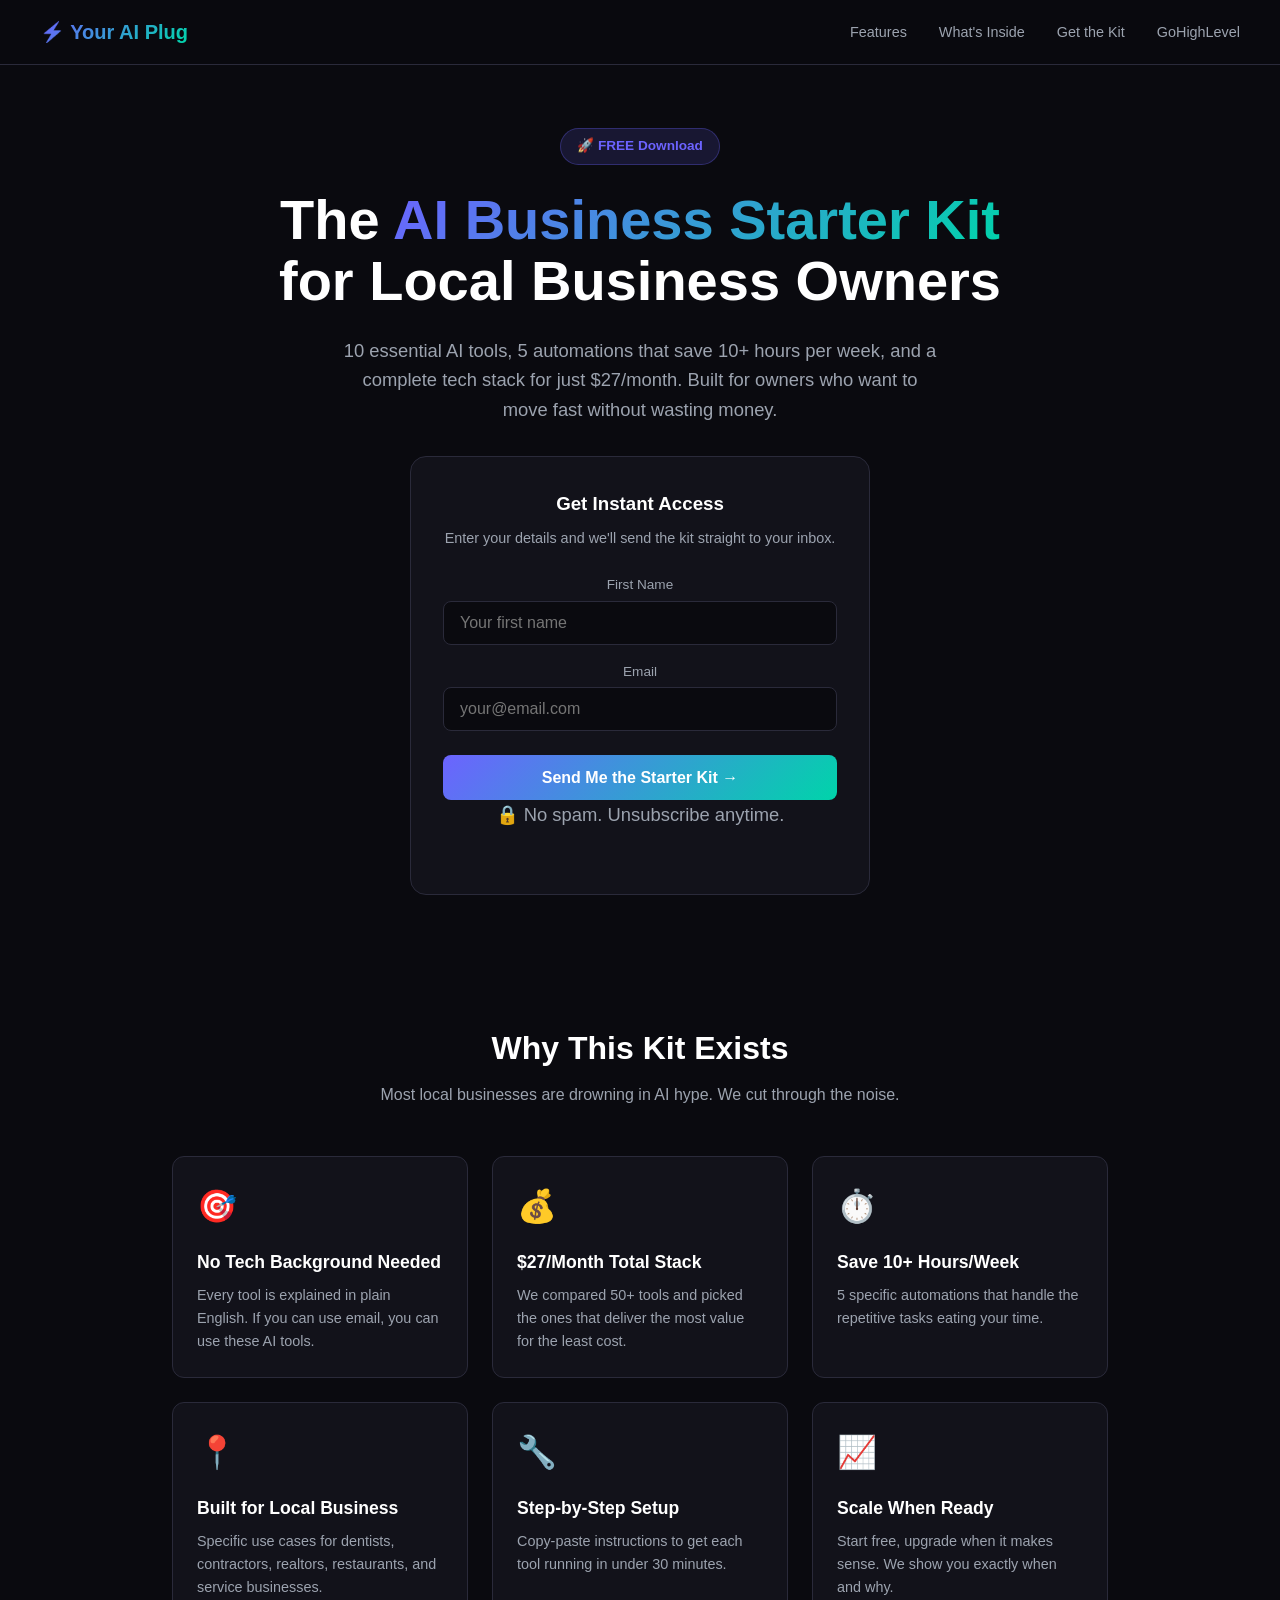
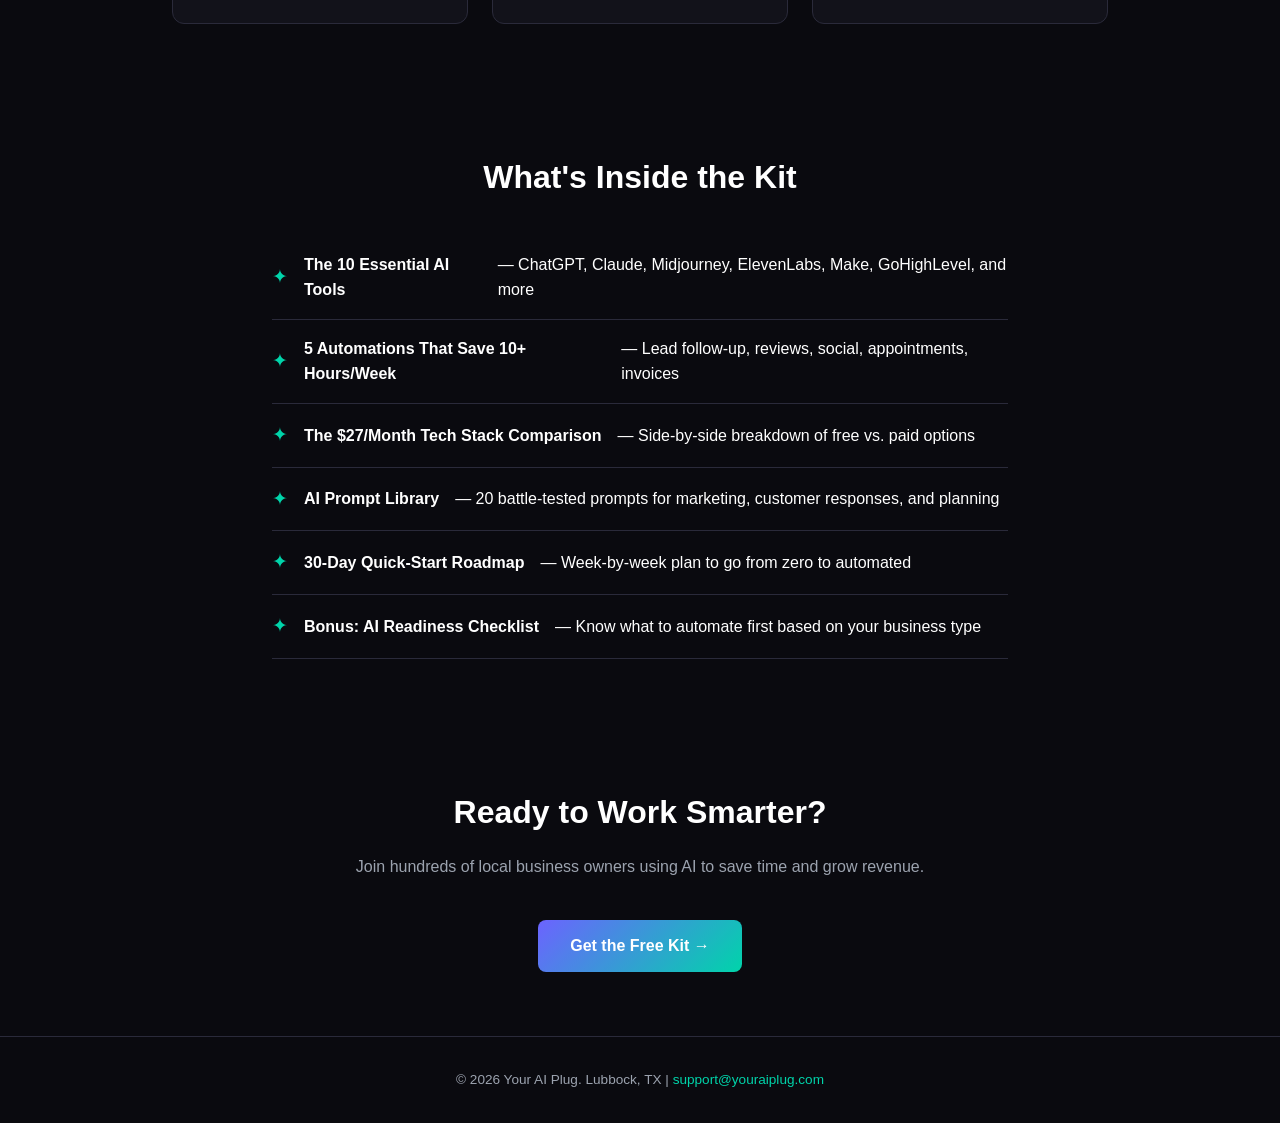
<file: index.html>
<!DOCTYPE html>
<html lang="en">
<head>
    <meta charset="UTF-8">
    <meta name="viewport" content="width=device-width, initial-scale=1.0">
    <title>AI Business Starter Kit — Free | Your AI Plug</title>
    <meta name="description" content="Get the free AI Business Starter Kit — 10 essential AI tools, 5 automations that save 10+ hours/week, and a complete tech stack for just $27/month.">
    <meta property="og:title" content="AI Business Starter Kit — Free | Your AI Plug">
    <meta property="og:description" content="10 AI tools, 5 automations, and a $27/mo stack that saves 10+ hours/week. Built for local business owners.">
    <meta property="og:url" content="https://youraiplug.com/">
    <meta property="og:image" content="https://youraiplug.com/assets/og-image.png">
    <meta property="og:type" content="website">
    <meta property="og:site_name" content="Your AI Plug">
    <meta name="twitter:card" content="summary_large_image">
    <meta name="twitter:title" content="AI Business Starter Kit — Free | Your AI Plug">
    <meta name="twitter:description" content="10 AI tools, 5 automations, and a $27/mo stack that saves 10+ hours/week.">
    <meta name="twitter:image" content="https://youraiplug.com/assets/og-image.png">
    <link rel="icon" href="assets/favicon.svg" type="image/svg+xml">
    <script async src="https://www.googletagmanager.com/gtag/js?id=G-XXXXXXXXXX"></script>
    <script>
        window.dataLayer = window.dataLayer || [];
        function gtag(){dataLayer.push(arguments);}
        gtag('js', new Date());
        gtag('config', 'G-XXXXXXXXXX');
    </script>
    <style>
        :root {
            --primary: #6C63FF;
            --accent: #00D4AA;
            --bg: #0A0A0F;
            --bg-card: #12121A;
            --text: #FFFFFF;
            --text-muted: #9CA3AF;
            --border: #2A2A3A;
            --gradient: linear-gradient(135deg, #6C63FF, #00D4AA);
        }
        * { margin: 0; padding: 0; box-sizing: border-box; }
        body { font-family: -apple-system, BlinkMacSystemFont, 'Segoe UI', Roboto, sans-serif; background: var(--bg); color: var(--text); line-height: 1.6; }
        a { color: var(--accent); text-decoration: none; }
        nav { position: fixed; top: 0; width: 100%; background: rgba(10,10,15,0.95); backdrop-filter: blur(20px); border-bottom: 1px solid var(--border); z-index: 1000; padding: 0 2rem; }
        .nav-inner { max-width: 1200px; margin: 0 auto; display: flex; justify-content: space-between; align-items: center; height: 64px; }
        .logo { font-size: 1.25rem; font-weight: 800; }
        .logo span { background: var(--gradient); -webkit-background-clip: text; -webkit-text-fill-color: transparent; }
        .nav-links { display: flex; gap: 2rem; list-style: none; }
        .nav-links a { color: var(--text-muted); font-size: 0.9rem; }
        .hero { padding: 8rem 2rem 4rem; text-align: center; max-width: 800px; margin: 0 auto; }
        .badge { display: inline-block; background: rgba(108,99,255,0.15); color: var(--primary); padding: 0.4rem 1rem; border-radius: 50px; font-size: 0.85rem; font-weight: 600; margin-bottom: 1.5rem; border: 1px solid rgba(108,99,255,0.3); }
        h1 { font-size: clamp(2rem,5vw,3.5rem); font-weight: 800; line-height: 1.1; margin-bottom: 1.5rem; }
        h1 .gradient { background: var(--gradient); -webkit-background-clip: text; -webkit-text-fill-color: transparent; }
        .hero p { font-size: 1.15rem; color: var(--text-muted); max-width: 600px; margin: 0 auto 2rem; }
        .form-container { background: var(--bg-card); border: 1px solid var(--border); border-radius: 16px; padding: 2rem; max-width: 460px; margin: 0 auto; }
        .form-container h3 { margin-bottom: 0.5rem; }
        .form-container > p { color: var(--text-muted); font-size: 0.9rem; margin-bottom: 1.5rem; }
        .form-group { margin-bottom: 1rem; }
        .form-group label { display: block; font-size: 0.85rem; color: var(--text-muted); margin-bottom: 0.3rem; }
        .form-group input { width: 100%; padding: 0.75rem 1rem; background: var(--bg); border: 1px solid var(--border); border-radius: 8px; color: var(--text); font-size: 1rem; outline: none; }
        .form-group input:focus { border-color: var(--primary); }
        .honeypot { position: absolute; left: -9999px; }
        .submit-btn { width: 100%; padding: 0.85rem; background: var(--gradient); border: none; border-radius: 8px; color: #fff; font-size: 1rem; font-weight: 700; cursor: pointer; margin-top: 0.5rem; }
        .submit-btn:disabled { opacity: 0.5; cursor: not-allowed; }
        .trust { font-size: 0.8rem; color: var(--text-muted); margin-top: 1rem; }
        .features { padding: 4rem 2rem; max-width: 1000px; margin: 0 auto; }
        .features h2 { text-align: center; font-size: 2rem; margin-bottom: 0.5rem; }
        .features > p { text-align: center; color: var(--text-muted); margin-bottom: 3rem; }
        .feature-grid { display: grid; grid-template-columns: repeat(auto-fit,minmax(280px,1fr)); gap: 1.5rem; }
        .feature-card { background: var(--bg-card); border: 1px solid var(--border); border-radius: 12px; padding: 1.5rem; }
        .feature-icon { font-size: 2rem; margin-bottom: 1rem; }
        .feature-card h3 { font-size: 1.1rem; margin-bottom: 0.5rem; }
        .feature-card p { color: var(--text-muted); font-size: 0.9rem; }
        .inside { padding: 4rem 2rem; max-width: 800px; margin: 0 auto; }
        .inside h2 { text-align: center; font-size: 2rem; margin-bottom: 2rem; }
        .inside ul { list-style: none; }
        .inside li { padding: 1rem 0; border-bottom: 1px solid var(--border); display: flex; align-items: center; gap: 1rem; }
        .check { color: var(--accent); font-size: 1.2rem; flex-shrink: 0; }
        .cta-section { padding: 4rem 2rem; text-align: center; }
        .cta-section h2 { font-size: 2rem; margin-bottom: 1rem; }
        .cta-section p { color: var(--text-muted); margin-bottom: 2rem; }
        footer { padding: 2rem; text-align: center; border-top: 1px solid var(--border); color: var(--text-muted); font-size: 0.85rem; }
        .success-message { display: none; text-align: center; padding: 2rem 1rem; }
        .success-message.show { display: block; }
        .success-message .checkmark { font-size: 3rem; margin-bottom: 1rem; }
        @media (max-width: 768px) { .nav-links { display: none; } }
    </style>
</head>
<body>
    <nav><div class="nav-inner"><div class="logo"><span>⚡ Your AI Plug</span></div><ul class="nav-links"><li><a href="#features">Features</a></li><li><a href="#inside">What's Inside</a></li><li><a href="#signup">Get the Kit</a></li><li><a href="affiliate.html">GoHighLevel</a></li></ul></div></nav>
    <section class="hero" id="signup">
        <div class="badge">🚀 FREE Download</div>
        <h1>The <span class="gradient">AI Business Starter Kit</span> for Local Business Owners</h1>
        <p>10 essential AI tools, 5 automations that save 10+ hours per week, and a complete tech stack for just $27/month. Built for owners who want to move fast without wasting money.</p>
        <div class="form-container" id="formContainer">
            <h3>Get Instant Access</h3>
            <p>Enter your details and we'll send the kit straight to your inbox.</p>
            <form id="leadForm">
                <input type="text" name="website" class="honeypot" tabindex="-1" autocomplete="off">
                <div class="form-group"><label for="firstName">First Name</label><input type="text" id="firstName" name="firstName" required placeholder="Your first name"></div>
                <div class="form-group"><label for="email">Email</label><input type="email" id="email" name="email" required placeholder="your@email.com"></div>
                <button type="submit" class="submit-btn" id="submitBtn">Send Me the Starter Kit →</button>
                <p class="trust">🔒 No spam. Unsubscribe anytime.</p>
            </form>
            <div class="success-message" id="successMessage"><div class="checkmark">✅</div><h3>Check Your Inbox!</h3><p>The AI Business Starter Kit is on its way. Also check your spam folder.</p></div>
        </div>
    </section>
    <section class="features" id="features">
        <h2>Why This Kit Exists</h2>
        <p>Most local businesses are drowning in AI hype. We cut through the noise.</p>
        <div class="feature-grid">
            <div class="feature-card"><div class="feature-icon">🎯</div><h3>No Tech Background Needed</h3><p>Every tool is explained in plain English. If you can use email, you can use these AI tools.</p></div>
            <div class="feature-card"><div class="feature-icon">💰</div><h3>$27/Month Total Stack</h3><p>We compared 50+ tools and picked the ones that deliver the most value for the least cost.</p></div>
            <div class="feature-card"><div class="feature-icon">⏱️</div><h3>Save 10+ Hours/Week</h3><p>5 specific automations that handle the repetitive tasks eating your time.</p></div>
            <div class="feature-card"><div class="feature-icon">📍</div><h3>Built for Local Business</h3><p>Specific use cases for dentists, contractors, realtors, restaurants, and service businesses.</p></div>
            <div class="feature-card"><div class="feature-icon">🔧</div><h3>Step-by-Step Setup</h3><p>Copy-paste instructions to get each tool running in under 30 minutes.</p></div>
            <div class="feature-card"><div class="feature-icon">📈</div><h3>Scale When Ready</h3><p>Start free, upgrade when it makes sense. We show you exactly when and why.</p></div>
        </div>
    </section>
    <section class="inside" id="inside">
        <h2>What's Inside the Kit</h2>
        <ul>
            <li><span class="check">✦</span> <strong>The 10 Essential AI Tools</strong> — ChatGPT, Claude, Midjourney, ElevenLabs, Make, GoHighLevel, and more</li>
            <li><span class="check">✦</span> <strong>5 Automations That Save 10+ Hours/Week</strong> — Lead follow-up, reviews, social, appointments, invoices</li>
            <li><span class="check">✦</span> <strong>The $27/Month Tech Stack Comparison</strong> — Side-by-side breakdown of free vs. paid options</li>
            <li><span class="check">✦</span> <strong>AI Prompt Library</strong> — 20 battle-tested prompts for marketing, customer responses, and planning</li>
            <li><span class="check">✦</span> <strong>30-Day Quick-Start Roadmap</strong> — Week-by-week plan to go from zero to automated</li>
            <li><span class="check">✦</span> <strong>Bonus: AI Readiness Checklist</strong> — Know what to automate first based on your business type</li>
        </ul>
    </section>
    <section class="cta-section"><h2>Ready to Work Smarter?</h2><p>Join hundreds of local business owners using AI to save time and grow revenue.</p><a href="#signup" class="submit-btn" style="display:inline-block;width:auto;padding:0.85rem 2rem;">Get the Free Kit →</a></section>
    <footer><p>© 2026 Your AI Plug. Lubbock, TX | <a href="mailto:support@youraiplug.com">support@youraiplug.com</a></p></footer>
    <script>
        var GHL_WEBHOOK_URL = 'PASTE_GHL_WEBHOOK_URL_HERE';
        document.getElementById('leadForm').addEventListener('submit', function(e) {
            e.preventDefault();
            if (document.querySelector('input[name="website"]').value) return;
            var btn = document.getElementById('submitBtn');
            btn.disabled = true; btn.textContent = 'Sending...';
            var formData = { firstName: document.getElementById('firstName').value, email: document.getElementById('email').value, source: 'ai-starter-kit-landing' };
            fetch(GHL_WEBHOOK_URL, { method: 'POST', headers: {'Content-Type':'application/json'}, body: JSON.stringify(formData) })
            .then(function() {
                document.querySelector('#leadForm').style.display = 'none';
                document.getElementById('successMessage').classList.add('show');
                if (typeof gtag === 'function') gtag('event', 'generate_lead', {'event_category':'lead_magnet','event_label':'ai_starter_kit'});
            })
            .catch(function() { btn.disabled = false; btn.textContent = 'Send Me the Starter Kit →'; alert('Something went wrong. Please try again.'); });
        });
    </script>
</body>
</html>
</file>
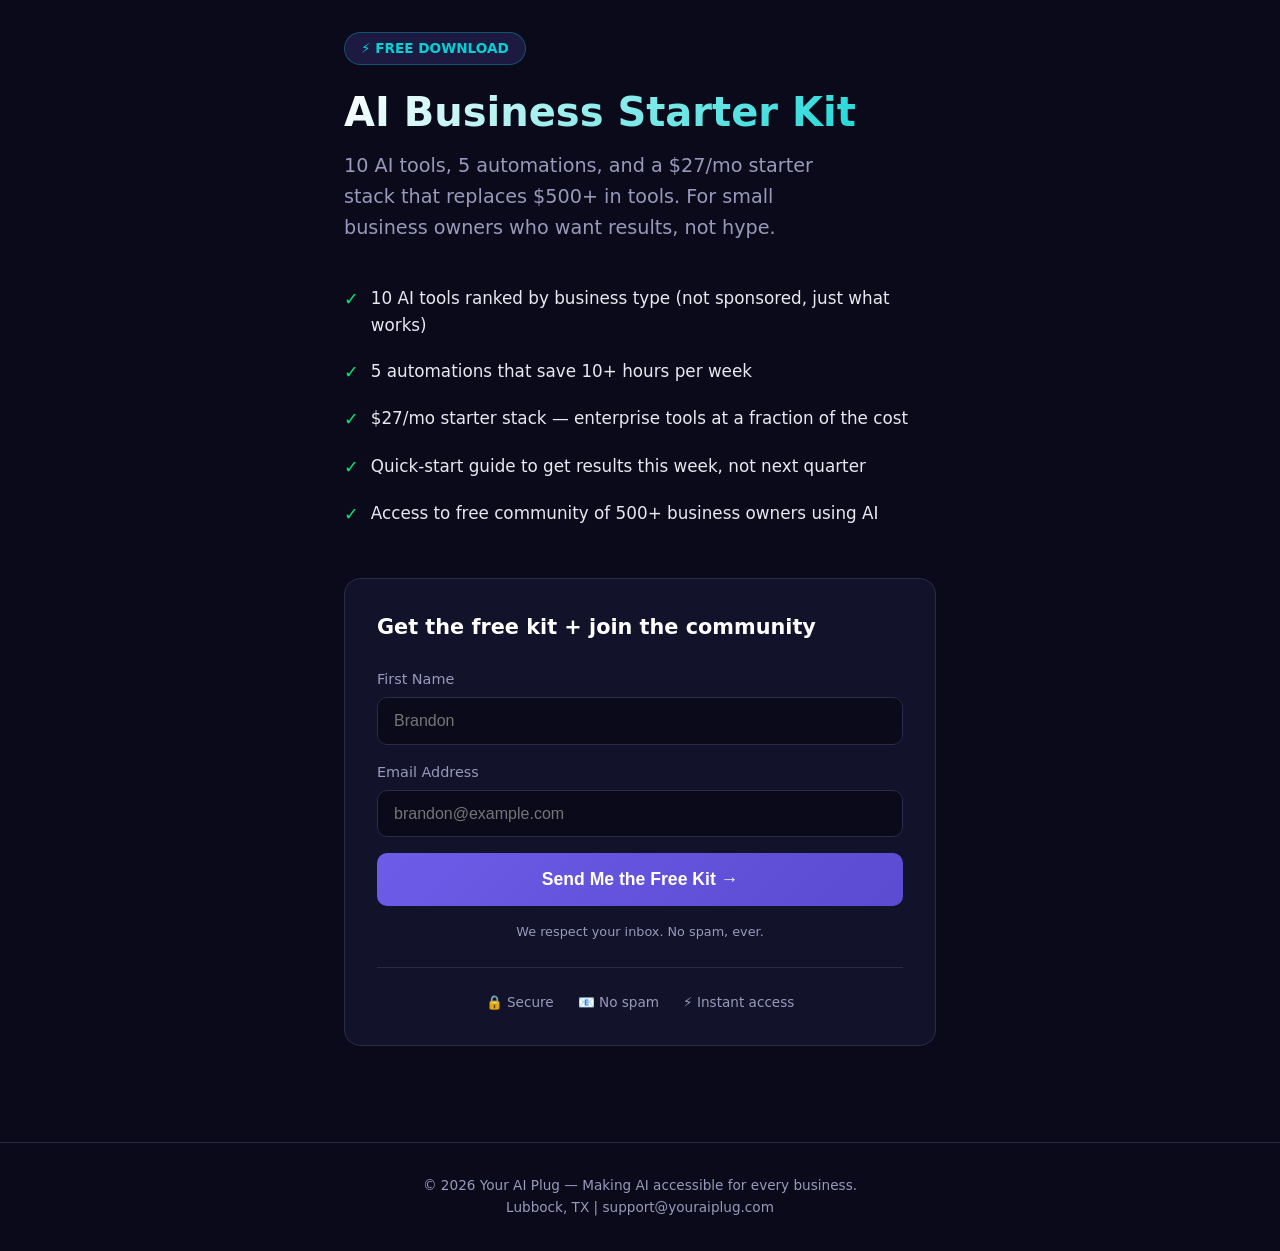
<file: landing-page/index.html>
<!DOCTYPE html>
<html lang="en">
<head>
    <meta charset="UTF-8">
    <meta name="viewport" content="width=device-width, initial-scale=1.0">
    <title>Free AI Business Starter Kit — Your AI Plug</title>
    <meta name="description" content="Get the 2026 AI Business Starter Kit free. 10 AI tools, 5 automations, and a $27/mo starter stack that replaces $500+ in tools.">
    <meta property="og:title" content="Free AI Business Starter Kit — Your AI Plug">
    <meta property="og:description" content="10 AI tools, 5 automations, and a $27/mo stack that replaces $500+ in tools. Download free.">
    <meta property="og:type" content="website">
    <meta property="og:url" content="https://youraiplug.com/starter-kit">
    <meta name="twitter:card" content="summary_large_image">
    <link rel="icon" type="image/svg+xml" href="data:image/svg+xml,<svg xmlns='http://www.w3.org/2000/svg' viewBox='0 0 32 32'><text y='28' font-size='28'>⚡</text></svg>">
    <!-- GA4 -->
    <script async src="https://www.googletagmanager.com/gtag/js?id=G-PLACEHOLDER"></script>
    <script>
        window.dataLayer = window.dataLayer || [];
        function gtag(){dataLayer.push(arguments);}
        gtag('js', new Date());
        gtag('config', 'G-PLACEHOLDER');
    </script>
    <style>
        * { margin: 0; padding: 0; box-sizing: border-box; }
        :root {
            --primary: #6C5CE7;
            --primary-dark: #5A4BD1;
            --accent: #00D2D3;
            --bg: #0A0A1A;
            --bg-card: #12122A;
            --text: #E8E8F0;
            --text-muted: #9999BB;
            --border: #2A2A4A;
            --success: #00E676;
        }
        body {
            font-family: -apple-system, BlinkMacSystemFont, 'Segoe UI', system-ui, sans-serif;
            background: var(--bg);
            color: var(--text);
            line-height: 1.6;
            min-height: 100vh;
        }
        .container {
            max-width: 640px;
            margin: 0 auto;
            padding: 2rem 1.5rem;
        }
        .badge {
            display: inline-block;
            background: rgba(108, 92, 231, 0.2);
            color: var(--accent);
            padding: 0.3rem 1rem;
            border-radius: 100px;
            font-size: 0.85rem;
            font-weight: 600;
            margin-bottom: 1.5rem;
            border: 1px solid rgba(0, 210, 211, 0.3);
        }
        h1 {
            font-size: 2.5rem;
            font-weight: 800;
            line-height: 1.15;
            margin-bottom: 1rem;
            background: linear-gradient(135deg, #fff, var(--accent));
            -webkit-background-clip: text;
            -webkit-text-fill-color: transparent;
            background-clip: text;
        }
        .subtitle {
            font-size: 1.2rem;
            color: var(--text-muted);
            margin-bottom: 2rem;
            max-width: 500px;
        }
        .benefits {
            list-style: none;
            margin-bottom: 2.5rem;
        }
        .benefits li {
            padding: 0.6rem 0;
            font-size: 1.05rem;
            display: flex;
            align-items: flex-start;
            gap: 0.75rem;
        }
        .benefits li::before {
            content: "✓";
            color: var(--success);
            font-weight: 700;
            font-size: 1.1rem;
            flex-shrink: 0;
        }
        .form-card {
            background: var(--bg-card);
            border: 1px solid var(--border);
            border-radius: 16px;
            padding: 2rem;
            margin-bottom: 2rem;
        }
        .form-card h2 {
            font-size: 1.3rem;
            margin-bottom: 1.5rem;
            color: #fff;
        }
        .form-group {
            margin-bottom: 1rem;
        }
        .form-group label {
            display: block;
            font-size: 0.9rem;
            color: var(--text-muted);
            margin-bottom: 0.4rem;
        }
        .form-group input {
            width: 100%;
            padding: 0.85rem 1rem;
            border: 1px solid var(--border);
            border-radius: 10px;
            background: var(--bg);
            color: var(--text);
            font-size: 1rem;
            transition: border-color 0.2s;
        }
        .form-group input:focus {
            outline: none;
            border-color: var(--primary);
        }
        .hp-field {
            position: absolute;
            left: -9999px;
            opacity: 0;
            height: 0;
            width: 0;
        }
        .btn {
            display: block;
            width: 100%;
            padding: 1rem;
            background: linear-gradient(135deg, var(--primary), var(--primary-dark));
            color: #fff;
            border: none;
            border-radius: 10px;
            font-size: 1.1rem;
            font-weight: 700;
            cursor: pointer;
            transition: transform 0.2s, box-shadow 0.2s;
        }
        .btn:hover {
            transform: translateY(-2px);
            box-shadow: 0 8px 24px rgba(108, 92, 231, 0.4);
        }
        .btn:disabled {
            opacity: 0.7;
            cursor: wait;
            transform: none;
        }
        .privacy {
            font-size: 0.8rem;
            color: var(--text-muted);
            margin-top: 1rem;
            text-align: center;
        }
        .trust {
            display: flex;
            align-items: center;
            justify-content: center;
            gap: 1.5rem;
            margin-top: 1.5rem;
            padding-top: 1.5rem;
            border-top: 1px solid var(--border);
            font-size: 0.85rem;
            color: var(--text-muted);
        }
        .trust span { display: flex; align-items: center; gap: 0.4rem; }
        /* Success state */
        .success-message {
            display: none;
            text-align: center;
            padding: 2rem;
        }
        .success-message h2 {
            color: var(--success);
            font-size: 1.5rem;
            margin-bottom: 1rem;
        }
        .success-message p {
            color: var(--text-muted);
            margin-bottom: 1rem;
        }
        .success-message .checkmark {
            font-size: 3rem;
            margin-bottom: 1rem;
        }
        footer {
            text-align: center;
            padding: 2rem 1.5rem;
            color: var(--text-muted);
            font-size: 0.85rem;
            border-top: 1px solid var(--border);
            margin-top: 2rem;
        }
        @media (max-width: 640px) {
            h1 { font-size: 1.8rem; }
            .container { padding: 1.5rem 1rem; }
            .form-card { padding: 1.5rem; }
        }
    </style>
</head>
<body>
    <div class="container">
        <div class="badge">⚡ FREE DOWNLOAD</div>

        <h1>AI Business Starter Kit</h1>
        <p class="subtitle">10 AI tools, 5 automations, and a $27/mo starter stack that replaces $500+ in tools. For small business owners who want results, not hype.</p>

        <ul class="benefits">
            <li>10 AI tools ranked by business type (not sponsored, just what works)</li>
            <li>5 automations that save 10+ hours per week</li>
            <li>$27/mo starter stack — enterprise tools at a fraction of the cost</li>
            <li>Quick-start guide to get results this week, not next quarter</li>
            <li>Access to free community of 500+ business owners using AI</li>
        </ul>

        <div class="form-card">
            <h2>Get the free kit + join the community</h2>

            <form id="leadForm" action="PASTE_GHL_WEBHOOK_URL_HERE" method="POST">
                <div class="form-group">
                    <label for="firstName">First Name</label>
                    <input type="text" id="firstName" name="firstName" required placeholder="Brandon">
                </div>
                <div class="form-group">
                    <label for="email">Email Address</label>
                    <input type="email" id="email" name="email" required placeholder="brandon@example.com">
                </div>
                <!-- Honeypot -->
                <div class="hp-field">
                    <input type="text" name="website" tabindex="-1" autocomplete="off">
                </div>
                <button type="submit" class="btn" id="submitBtn">Send Me the Free Kit →</button>
            </form>

            <p class="privacy">We respect your inbox. No spam, ever.</p>

            <div class="trust">
                <span>🔒 Secure</span>
                <span>📧 No spam</span>
                <span>⚡ Instant access</span>
            </div>
        </div>

        <div class="success-message" id="successMessage">
            <div class="checkmark">✅</div>
            <h2>You're in!</h2>
            <p>Check your email for the AI Business Starter Kit and your invite to the free community.</p>
            <p>See you inside 👋</p>
        </div>
    </div>

    <footer>
        &copy; 2026 Your AI Plug — Making AI accessible for every business.<br>
        Lubbock, TX | support@youraiplug.com
    </footer>

    <script>
        document.getElementById('leadForm').addEventListener('submit', async function(e) {
            e.preventDefault();
            const btn = document.getElementById('submitBtn');
            btn.disabled = true;
            btn.textContent = 'Sending...';

            const data = {
                firstName: document.getElementById('firstName').value,
                email: document.getElementById('email').value
            };

            try {
                await fetch(this.action, {
                    method: 'POST',
                    headers: { 'Content-Type': 'application/json' },
                    body: JSON.stringify(data)
                });
                gtag('event', 'generate_lead', { method: 'starter_kit' });
            } catch(err) {
                console.log('Webhook error:', err);
            }

            document.getElementById('leadForm').style.display = 'none';
            document.getElementById('successMessage').style.display = 'block';
        });
    </script>
</body>
</html>
</file>
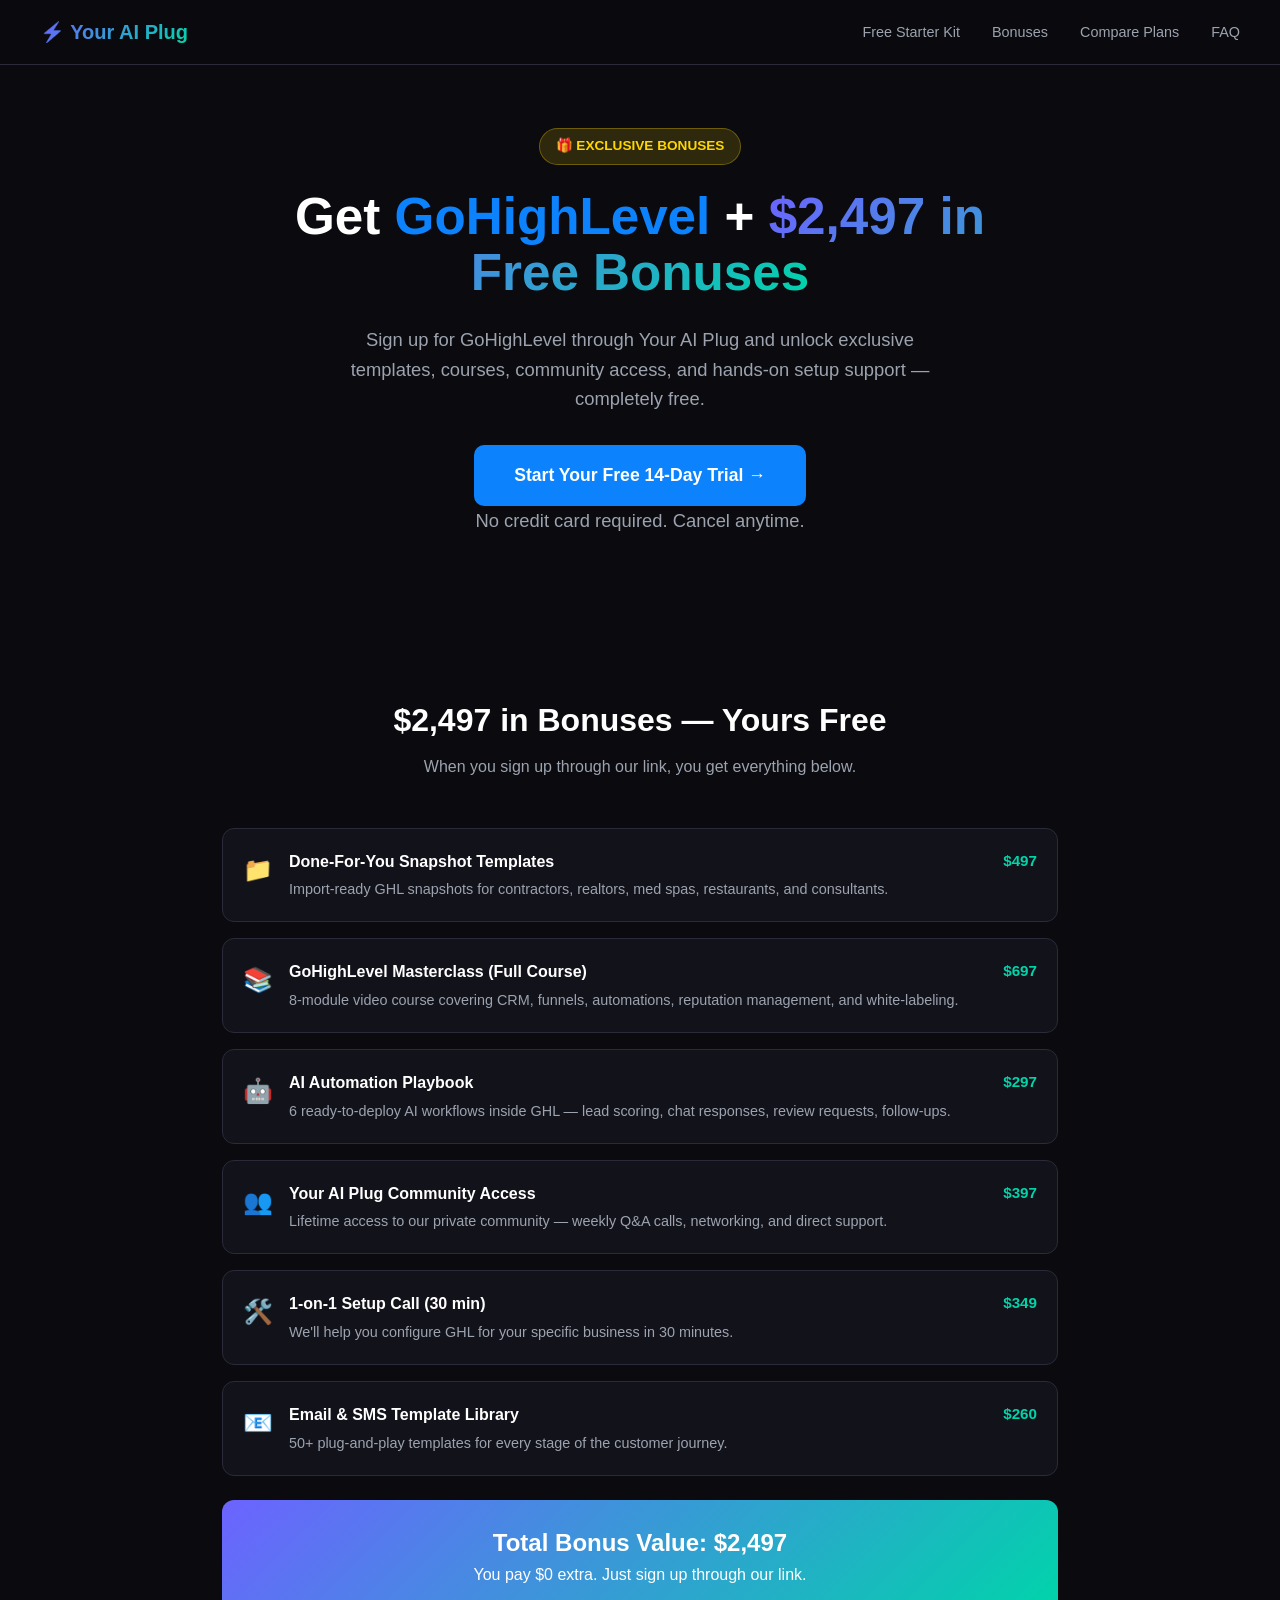
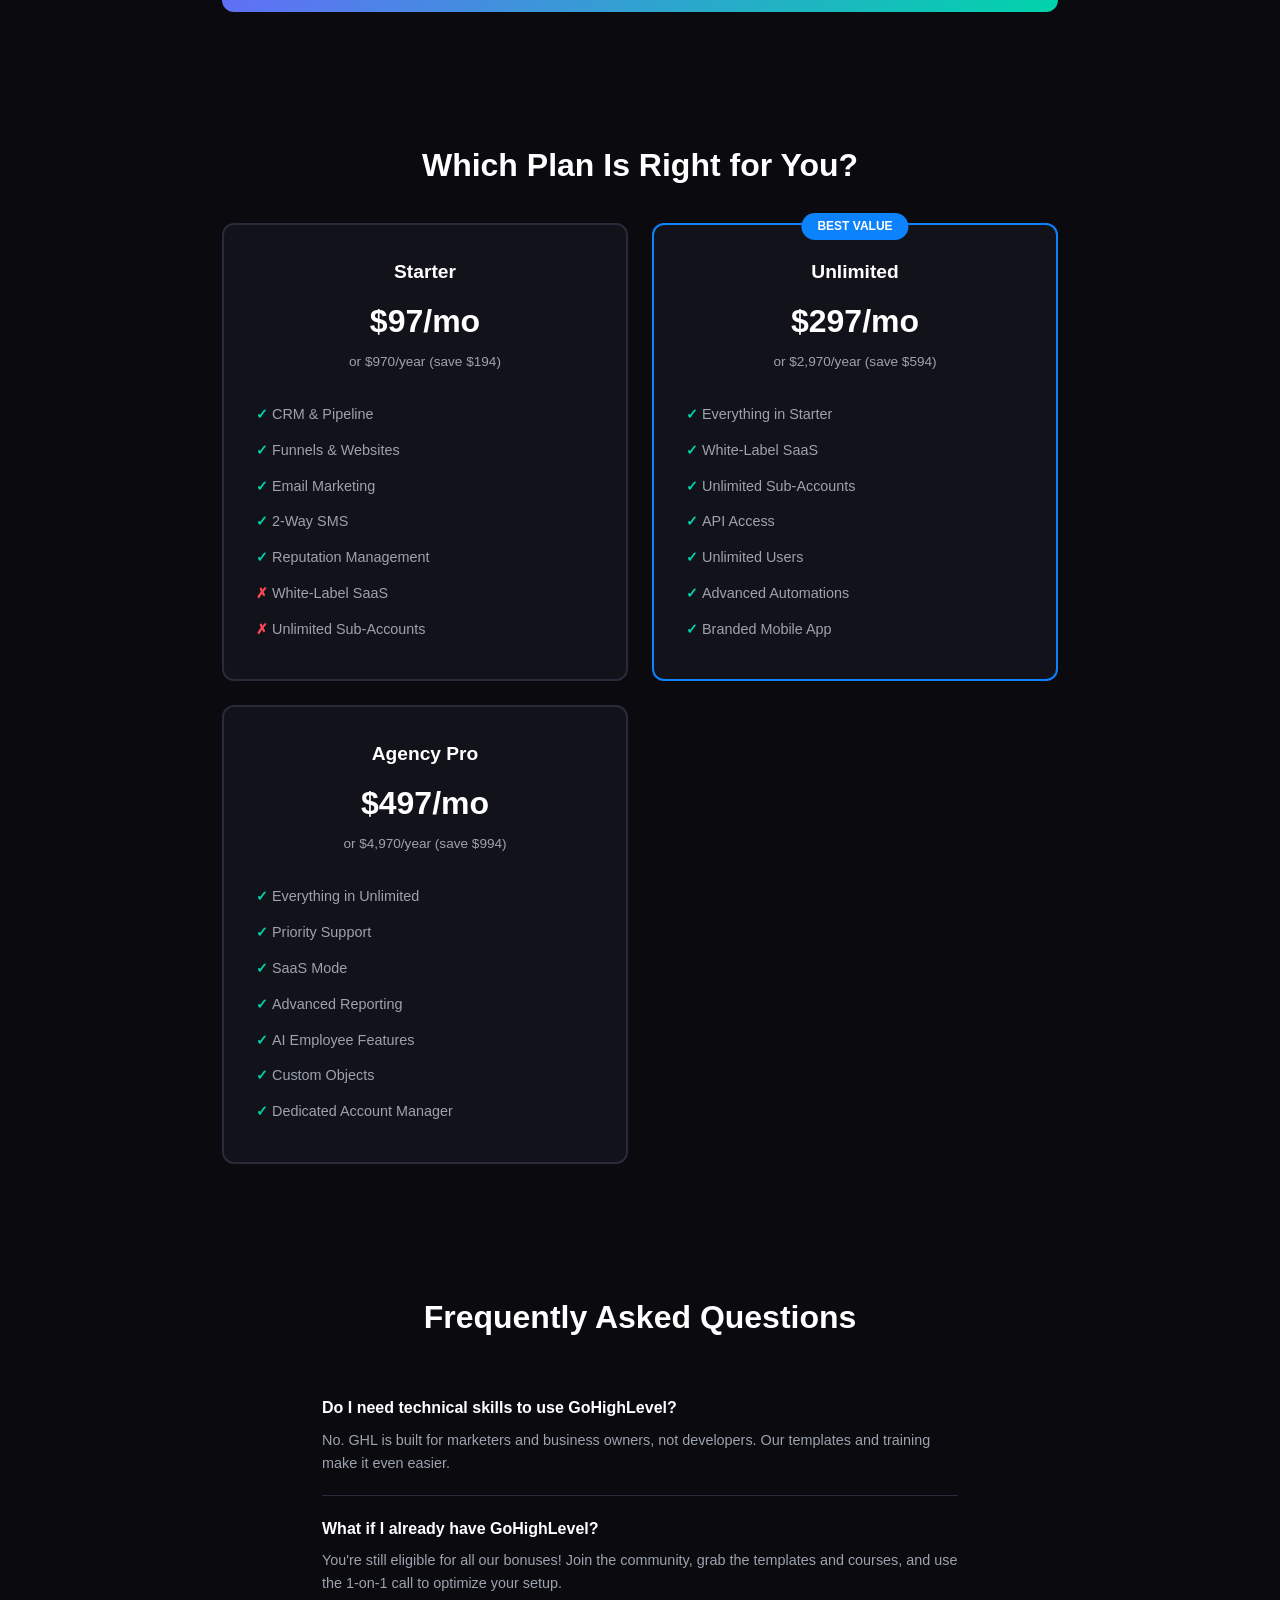
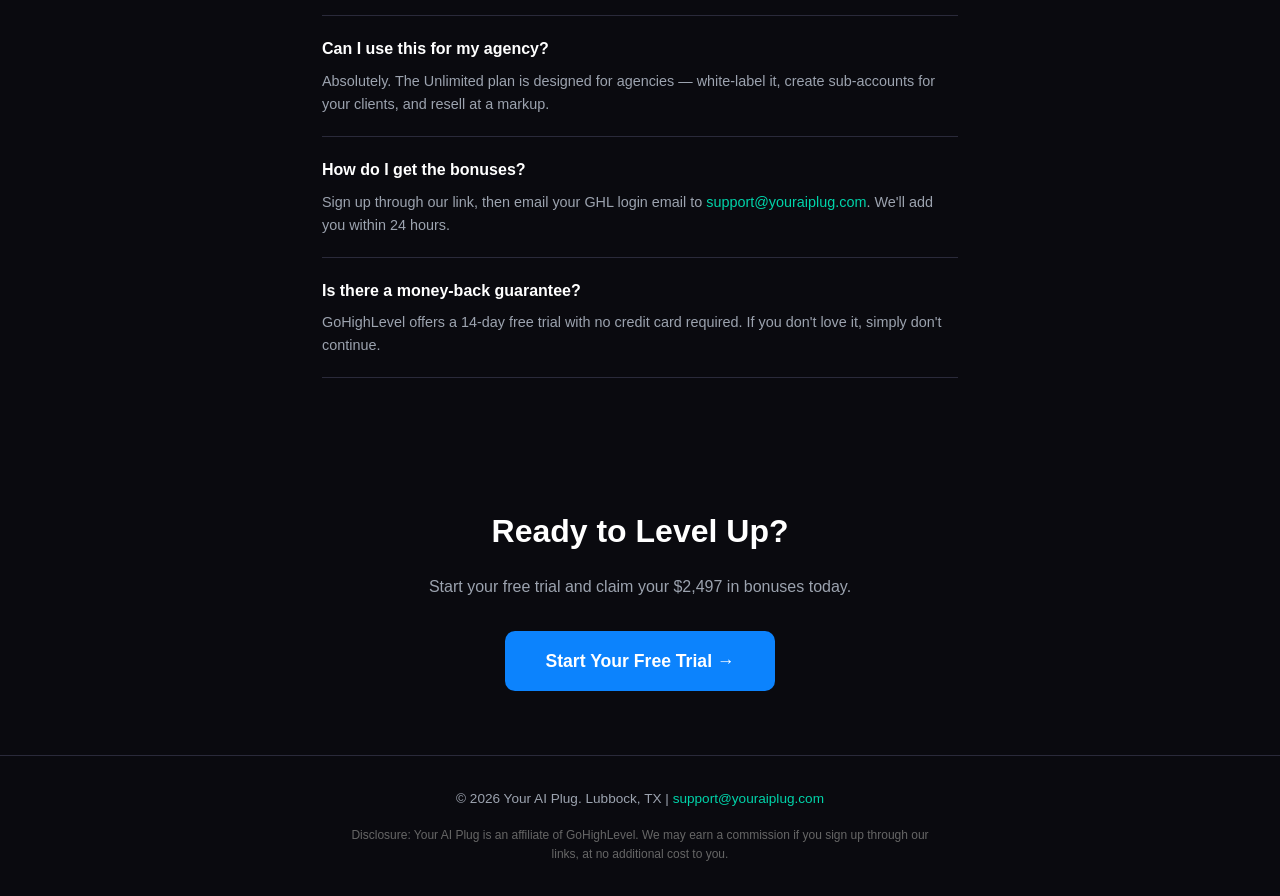
<file: affiliate.html>
<!DOCTYPE html>
<html lang="en">
<head>
    <meta charset="UTF-8">
    <meta name="viewport" content="width=device-width, initial-scale=1.0">
    <title>GoHighLevel — Get $2,497 in Free Bonuses | Your AI Plug</title>
    <meta name="description" content="Sign up for GoHighLevel through Your AI Plug and get $2,497 in free bonuses — templates, courses, community access, and 1-on-1 setup help.">
    <meta property="og:title" content="GoHighLevel + $2,497 in Free Bonuses | Your AI Plug">
    <meta property="og:description" content="Get GoHighLevel through our affiliate link and unlock free templates, courses, community, and setup support.">
    <meta property="og:url" content="https://youraiplug.com/affiliate">
    <meta property="og:image" content="https://youraiplug.com/assets/og-image.png">
    <meta property="og:type" content="website">
    <meta property="og:site_name" content="Your AI Plug">
    <meta name="twitter:card" content="summary_large_image">
    <meta name="twitter:title" content="GoHighLevel + $2,497 in Free Bonuses">
    <meta name="twitter:description" content="Sign up through Your AI Plug and unlock free templates, courses, and community access.">
    <meta name="twitter:image" content="https://youraiplug.com/assets/og-image.png">
    <link rel="icon" href="assets/favicon.svg" type="image/svg+xml">
    <script async src="https://www.googletagmanager.com/gtag/js?id=G-XXXXXXXXXX"></script>
    <script>window.dataLayer = window.dataLayer || [];function gtag(){dataLayer.push(arguments);}gtag('js',new Date());gtag('config','G-XXXXXXXXXX');</script>
    <style>
        :root{--primary:#6C63FF;--accent:#00D4AA;--ghl-blue:#0C83FD;--bg:#0A0A0F;--bg-card:#12121A;--text:#FFFFFF;--text-muted:#9CA3AF;--border:#2A2A3A;--gradient:linear-gradient(135deg,#6C63FF,#00D4AA);--danger:#FF4757;--gold:#FFD700}
        *{margin:0;padding:0;box-sizing:border-box}
        body{font-family:-apple-system,BlinkMacSystemFont,'Segoe UI',Roboto,sans-serif;background:var(--bg);color:var(--text);line-height:1.6}
        a{color:var(--accent);text-decoration:none}
        nav{position:fixed;top:0;width:100%;background:rgba(10,10,15,0.95);backdrop-filter:blur(20px);border-bottom:1px solid var(--border);z-index:1000;padding:0 2rem}
        .nav-inner{max-width:1200px;margin:0 auto;display:flex;justify-content:space-between;align-items:center;height:64px}
        .logo{font-size:1.25rem;font-weight:800}
        .logo span{background:var(--gradient);-webkit-background-clip:text;-webkit-text-fill-color:transparent}
        .nav-links{display:flex;gap:2rem;list-style:none}
        .nav-links a{color:var(--text-muted);font-size:0.9rem}
        .hero{padding:8rem 2rem 4rem;text-align:center;max-width:800px;margin:0 auto}
        .badge{display:inline-block;background:rgba(255,215,0,0.15);color:var(--gold);padding:0.4rem 1rem;border-radius:50px;font-size:0.85rem;font-weight:600;margin-bottom:1.5rem;border:1px solid rgba(255,215,0,0.3)}
        h1{font-size:clamp(2rem,5vw,3.2rem);font-weight:800;line-height:1.1;margin-bottom:1.5rem}
        h1 .gradient{background:var(--gradient);-webkit-background-clip:text;-webkit-text-fill-color:transparent}
        h1 .ghl{color:var(--ghl-blue)}
        .hero p{font-size:1.15rem;color:var(--text-muted);max-width:600px;margin:0 auto 2rem}
        .main-cta{display:inline-block;padding:1rem 2.5rem;background:var(--ghl-blue);color:#fff;font-size:1.1rem;font-weight:700;border-radius:10px;text-decoration:none}
        .cta-sub{color:var(--text-muted);font-size:0.85rem;margin-top:0.75rem}
        .value-stack{padding:4rem 2rem;max-width:900px;margin:0 auto}
        .value-stack h2{text-align:center;font-size:2rem;margin-bottom:0.5rem}
        .value-stack>p{text-align:center;color:var(--text-muted);margin-bottom:3rem}
        .stack-grid{display:grid;gap:1rem}
        .stack-item{display:flex;align-items:flex-start;gap:1rem;background:var(--bg-card);border:1px solid var(--border);border-radius:12px;padding:1.25rem}
        .stack-icon{font-size:1.5rem;flex-shrink:0;margin-top:2px}
        .stack-item h3{font-size:1rem;margin-bottom:0.25rem}
        .stack-item p{color:var(--text-muted);font-size:0.9rem}
        .stack-value{margin-left:auto;color:var(--accent);font-weight:700;font-size:0.95rem;white-space:nowrap}
        .total-bar{background:var(--gradient);border-radius:12px;padding:1.5rem;text-align:center;margin-top:1.5rem}
        .total-bar h3{font-size:1.5rem}
        .comparison{padding:4rem 2rem;max-width:900px;margin:0 auto}
        .comparison h2{text-align:center;font-size:2rem;margin-bottom:2rem}
        .compare-grid{display:grid;grid-template-columns:repeat(auto-fit,minmax(280px,1fr));gap:1.5rem}
        .compare-card{background:var(--bg-card);border:2px solid var(--border);border-radius:12px;padding:2rem;text-align:center}
        .compare-card.featured{border-color:var(--ghl-blue);position:relative}
        .compare-card.featured::before{content:'BEST VALUE';position:absolute;top:-12px;left:50%;transform:translateX(-50%);background:var(--ghl-blue);color:#fff;padding:0.25rem 1rem;border-radius:50px;font-size:0.75rem;font-weight:700}
        .compare-card h3{font-size:1.2rem;margin-bottom:0.5rem}
        .compare-card .price{font-size:2rem;font-weight:800;margin-bottom:0.25rem}
        .compare-card .price-sub{color:var(--text-muted);font-size:0.85rem;margin-bottom:1.5rem}
        .compare-card ul{list-style:none;text-align:left}
        .compare-card li{padding:0.4rem 0;font-size:0.9rem;color:var(--text-muted)}
        .compare-card li::before{content:'✓ ';color:var(--accent);font-weight:700}
        .compare-card li.inactive::before{content:'✗ ';color:var(--danger)}
        .faq{padding:4rem 2rem;max-width:700px;margin:0 auto}
        .faq h2{text-align:center;font-size:2rem;margin-bottom:2rem}
        .faq-item{border-bottom:1px solid var(--border);padding:1.25rem 0}
        .faq-item h3{font-size:1rem;margin-bottom:0.5rem}
        .faq-item p{color:var(--text-muted);font-size:0.9rem}
        .final-cta{padding:4rem 2rem;text-align:center}
        .final-cta h2{font-size:2rem;margin-bottom:1rem}
        footer{padding:2rem;text-align:center;border-top:1px solid var(--border);color:var(--text-muted);font-size:0.85rem}
        .affiliate-disclosure{max-width:600px;margin:1rem auto 0;font-size:0.75rem;color:#666}
        @media(max-width:768px){.nav-links{display:none}.stack-item{flex-direction:column}.stack-value{margin-left:0;margin-top:0.5rem}}
    </style>
</head>
<body>
    <nav><div class="nav-inner"><div class="logo"><span>⚡ Your AI Plug</span></div><ul class="nav-links"><li><a href="index.html">Free Starter Kit</a></li><li><a href="#bonuses">Bonuses</a></li><li><a href="#compare">Compare Plans</a></li><li><a href="#faq">FAQ</a></li></ul></div></nav>
    <section class="hero">
        <div class="badge">🎁 EXCLUSIVE BONUSES</div>
        <h1>Get <span class="ghl">GoHighLevel</span> + <span class="gradient">$2,497 in Free Bonuses</span></h1>
        <p>Sign up for GoHighLevel through Your AI Plug and unlock exclusive templates, courses, community access, and hands-on setup support — completely free.</p>
        <a href="https://www.gohighlevel.com/XXXXXXXX" class="main-cta" id="ghlAffiliateLink" target="_blank" rel="noopener">Start Your Free 14-Day Trial →</a>
        <p class="cta-sub">No credit card required. Cancel anytime.</p>
    </section>
    <section class="value-stack" id="bonuses">
        <h2>$2,497 in Bonuses — Yours Free</h2>
        <p>When you sign up through our link, you get everything below.</p>
        <div class="stack-grid">
            <div class="stack-item"><div class="stack-icon">📁</div><div><h3>Done-For-You Snapshot Templates</h3><p>Import-ready GHL snapshots for contractors, realtors, med spas, restaurants, and consultants.</p></div><div class="stack-value">$497</div></div>
            <div class="stack-item"><div class="stack-icon">📚</div><div><h3>GoHighLevel Masterclass (Full Course)</h3><p>8-module video course covering CRM, funnels, automations, reputation management, and white-labeling.</p></div><div class="stack-value">$697</div></div>
            <div class="stack-item"><div class="stack-icon">🤖</div><div><h3>AI Automation Playbook</h3><p>6 ready-to-deploy AI workflows inside GHL — lead scoring, chat responses, review requests, follow-ups.</p></div><div class="stack-value">$297</div></div>
            <div class="stack-item"><div class="stack-icon">👥</div><div><h3>Your AI Plug Community Access</h3><p>Lifetime access to our private community — weekly Q&A calls, networking, and direct support.</p></div><div class="stack-value">$397</div></div>
            <div class="stack-item"><div class="stack-icon">🛠️</div><div><h3>1-on-1 Setup Call (30 min)</h3><p>We'll help you configure GHL for your specific business in 30 minutes.</p></div><div class="stack-value">$349</div></div>
            <div class="stack-item"><div class="stack-icon">📧</div><div><h3>Email & SMS Template Library</h3><p>50+ plug-and-play templates for every stage of the customer journey.</p></div><div class="stack-value">$260</div></div>
        </div>
        <div class="total-bar"><h3>Total Bonus Value: $2,497</h3><p>You pay $0 extra. Just sign up through our link.</p></div>
    </section>
    <section class="comparison" id="compare">
        <h2>Which Plan Is Right for You?</h2>
        <div class="compare-grid">
            <div class="compare-card"><h3>Starter</h3><div class="price">$97/mo</div><div class="price-sub">or $970/year (save $194)</div><ul><li>CRM &amp; Pipeline</li><li>Funnels &amp; Websites</li><li>Email Marketing</li><li>2-Way SMS</li><li>Reputation Management</li><li class="inactive">White-Label SaaS</li><li class="inactive">Unlimited Sub-Accounts</li></ul></div>
            <div class="compare-card featured"><h3>Unlimited</h3><div class="price">$297/mo</div><div class="price-sub">or $2,970/year (save $594)</div><ul><li>Everything in Starter</li><li>White-Label SaaS</li><li>Unlimited Sub-Accounts</li><li>API Access</li><li>Unlimited Users</li><li>Advanced Automations</li><li>Branded Mobile App</li></ul></div>
            <div class="compare-card"><h3>Agency Pro</h3><div class="price">$497/mo</div><div class="price-sub">or $4,970/year (save $994)</div><ul><li>Everything in Unlimited</li><li>Priority Support</li><li>SaaS Mode</li><li>Advanced Reporting</li><li>AI Employee Features</li><li>Custom Objects</li><li>Dedicated Account Manager</li></ul></div>
        </div>
    </section>
    <section class="faq" id="faq">
        <h2>Frequently Asked Questions</h2>
        <div class="faq-item"><h3>Do I need technical skills to use GoHighLevel?</h3><p>No. GHL is built for marketers and business owners, not developers. Our templates and training make it even easier.</p></div>
        <div class="faq-item"><h3>What if I already have GoHighLevel?</h3><p>You're still eligible for all our bonuses! Join the community, grab the templates and courses, and use the 1-on-1 call to optimize your setup.</p></div>
        <div class="faq-item"><h3>Can I use this for my agency?</h3><p>Absolutely. The Unlimited plan is designed for agencies — white-label it, create sub-accounts for your clients, and resell at a markup.</p></div>
        <div class="faq-item"><h3>How do I get the bonuses?</h3><p>Sign up through our link, then email your GHL login email to <a href="mailto:support@youraiplug.com">support@youraiplug.com</a>. We'll add you within 24 hours.</p></div>
        <div class="faq-item"><h3>Is there a money-back guarantee?</h3><p>GoHighLevel offers a 14-day free trial with no credit card required. If you don't love it, simply don't continue.</p></div>
    </section>
    <section class="final-cta"><h2>Ready to Level Up?</h2><p style="color:var(--text-muted);margin-bottom:2rem">Start your free trial and claim your $2,497 in bonuses today.</p><a href="https://www.gohighlevel.com/XXXXXXXX" class="main-cta" target="_blank" rel="noopener">Start Your Free Trial →</a></section>
    <footer>
        <p>© 2026 Your AI Plug. Lubbock, TX | <a href="mailto:support@youraiplug.com">support@youraiplug.com</a></p>
        <p class="affiliate-disclosure">Disclosure: Your AI Plug is an affiliate of GoHighLevel. We may earn a commission if you sign up through our links, at no additional cost to you.</p>
    </footer>
    <script>if(typeof gtag==='function'){document.getElementById('ghlAffiliateLink').addEventListener('click',function(){gtag('event','click',{'event_category':'affiliate','event_label':'ghl_affiliate_link'});});}</script>
</body>
</html>
</file>
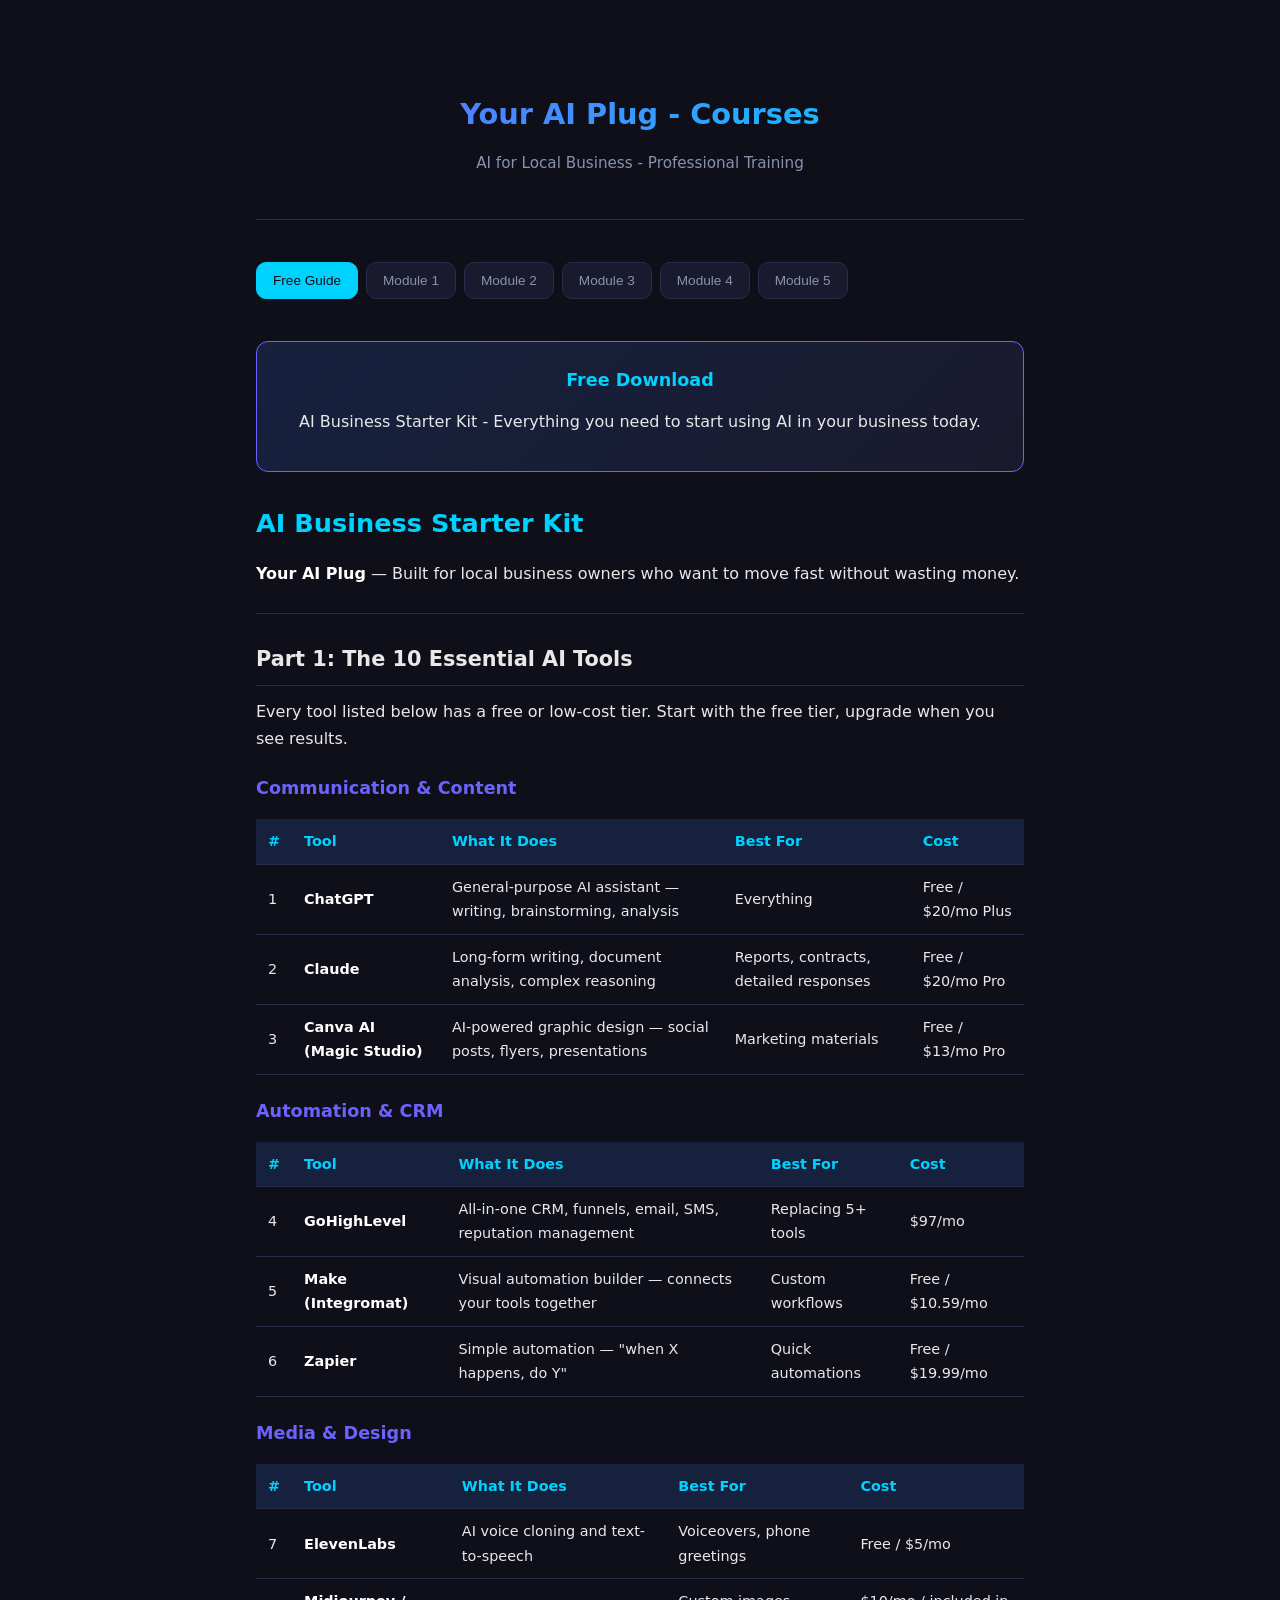
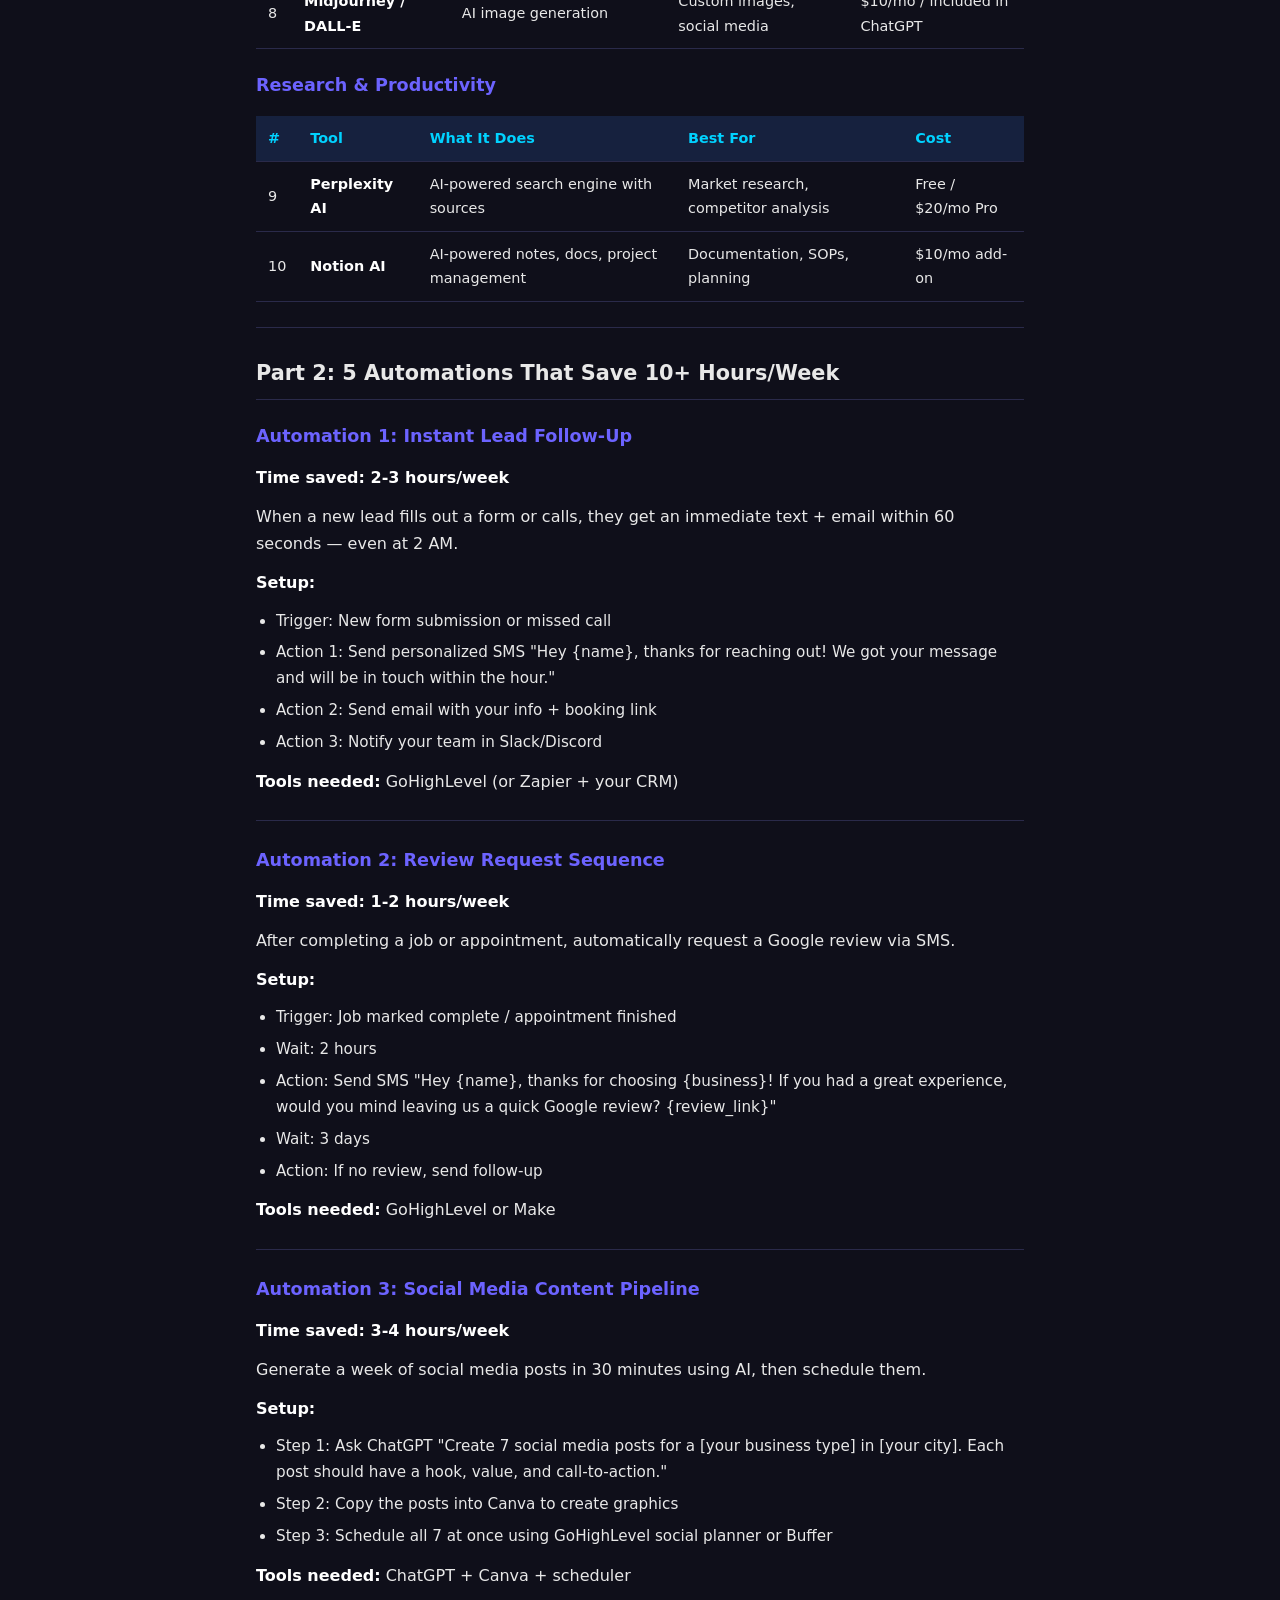
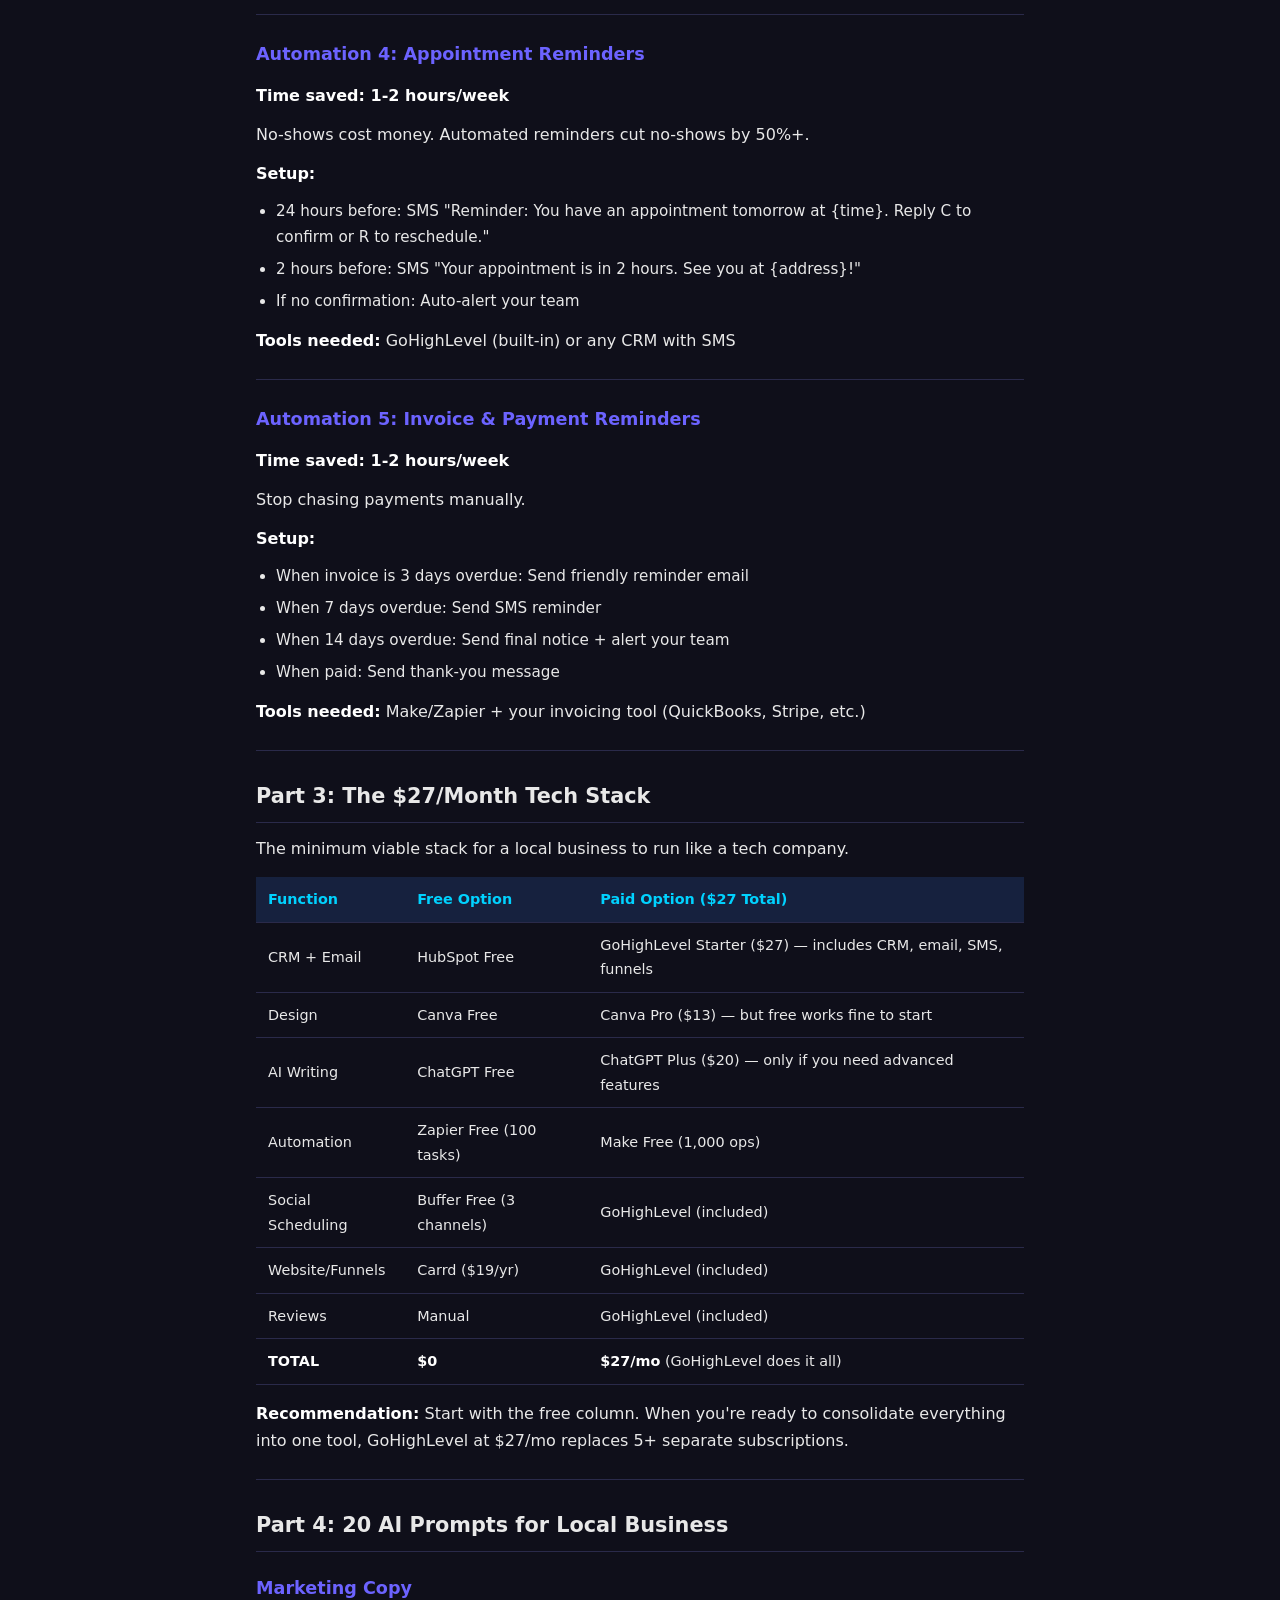
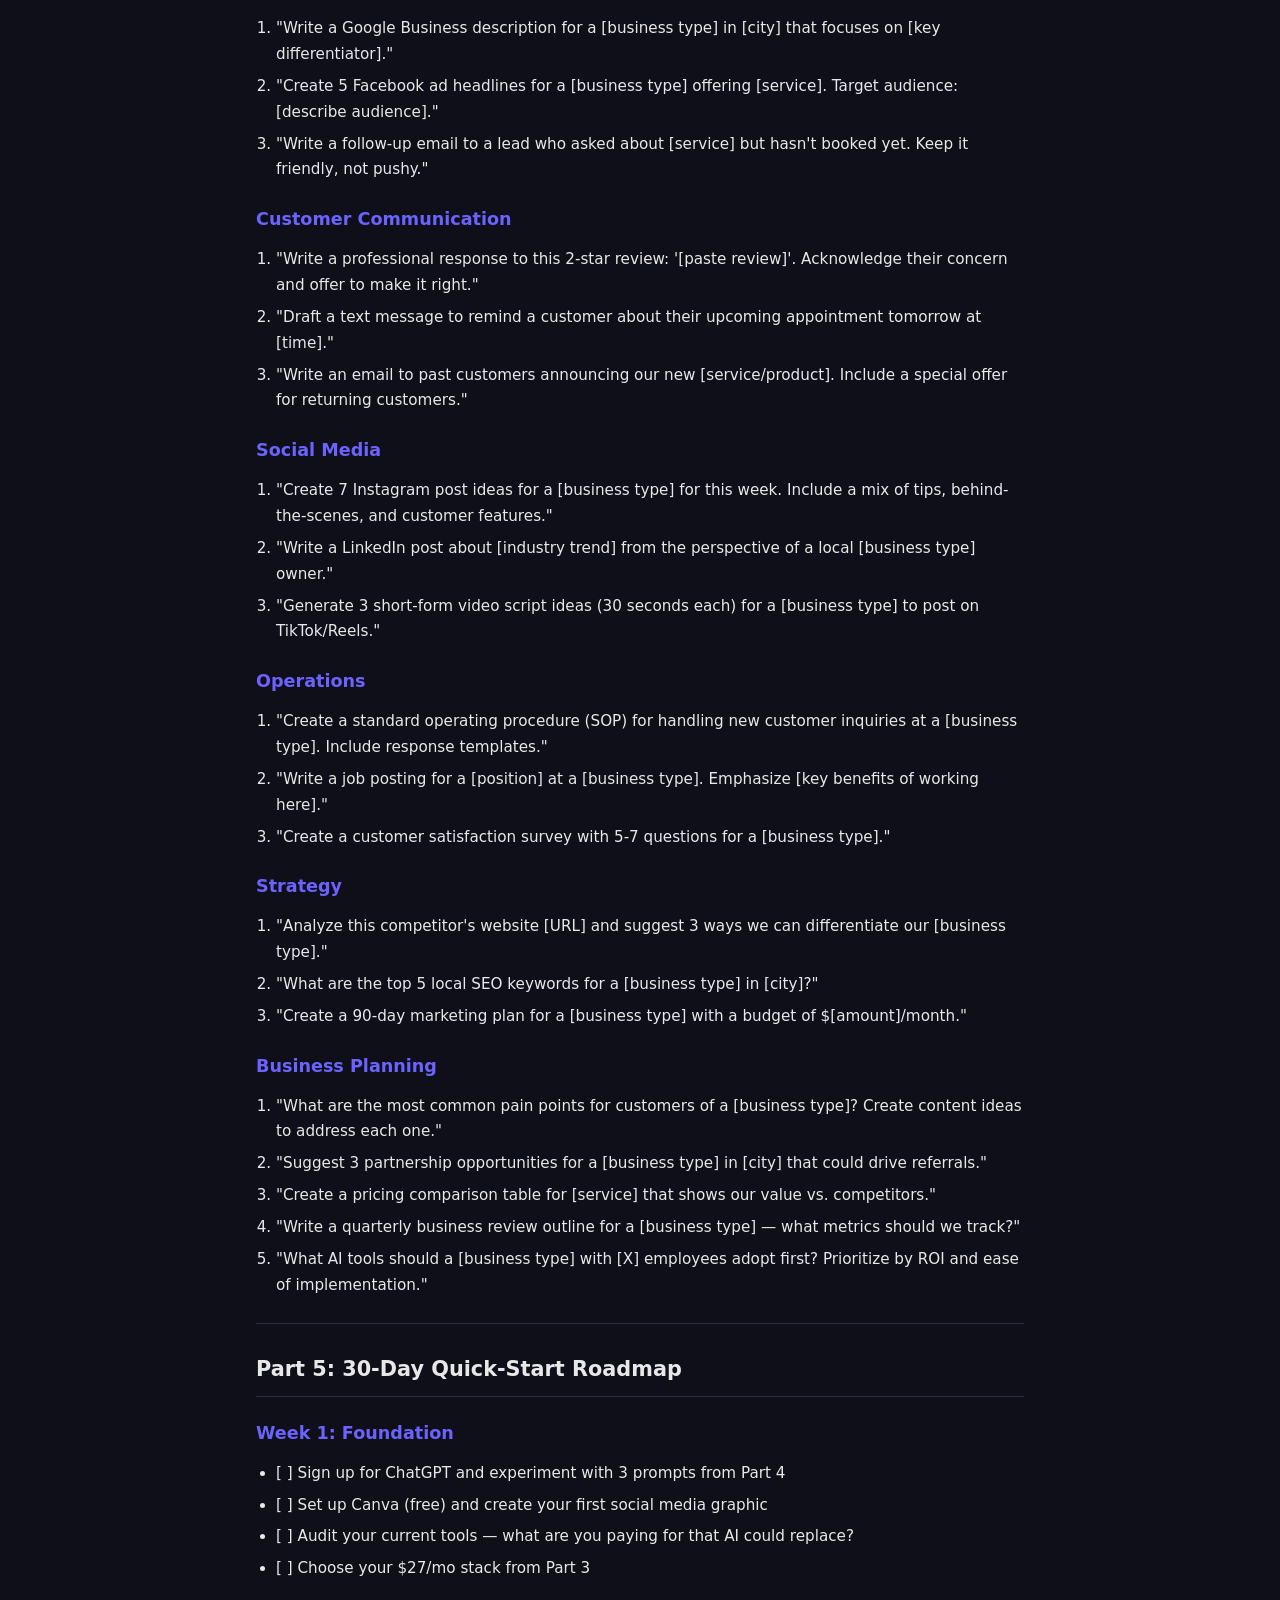
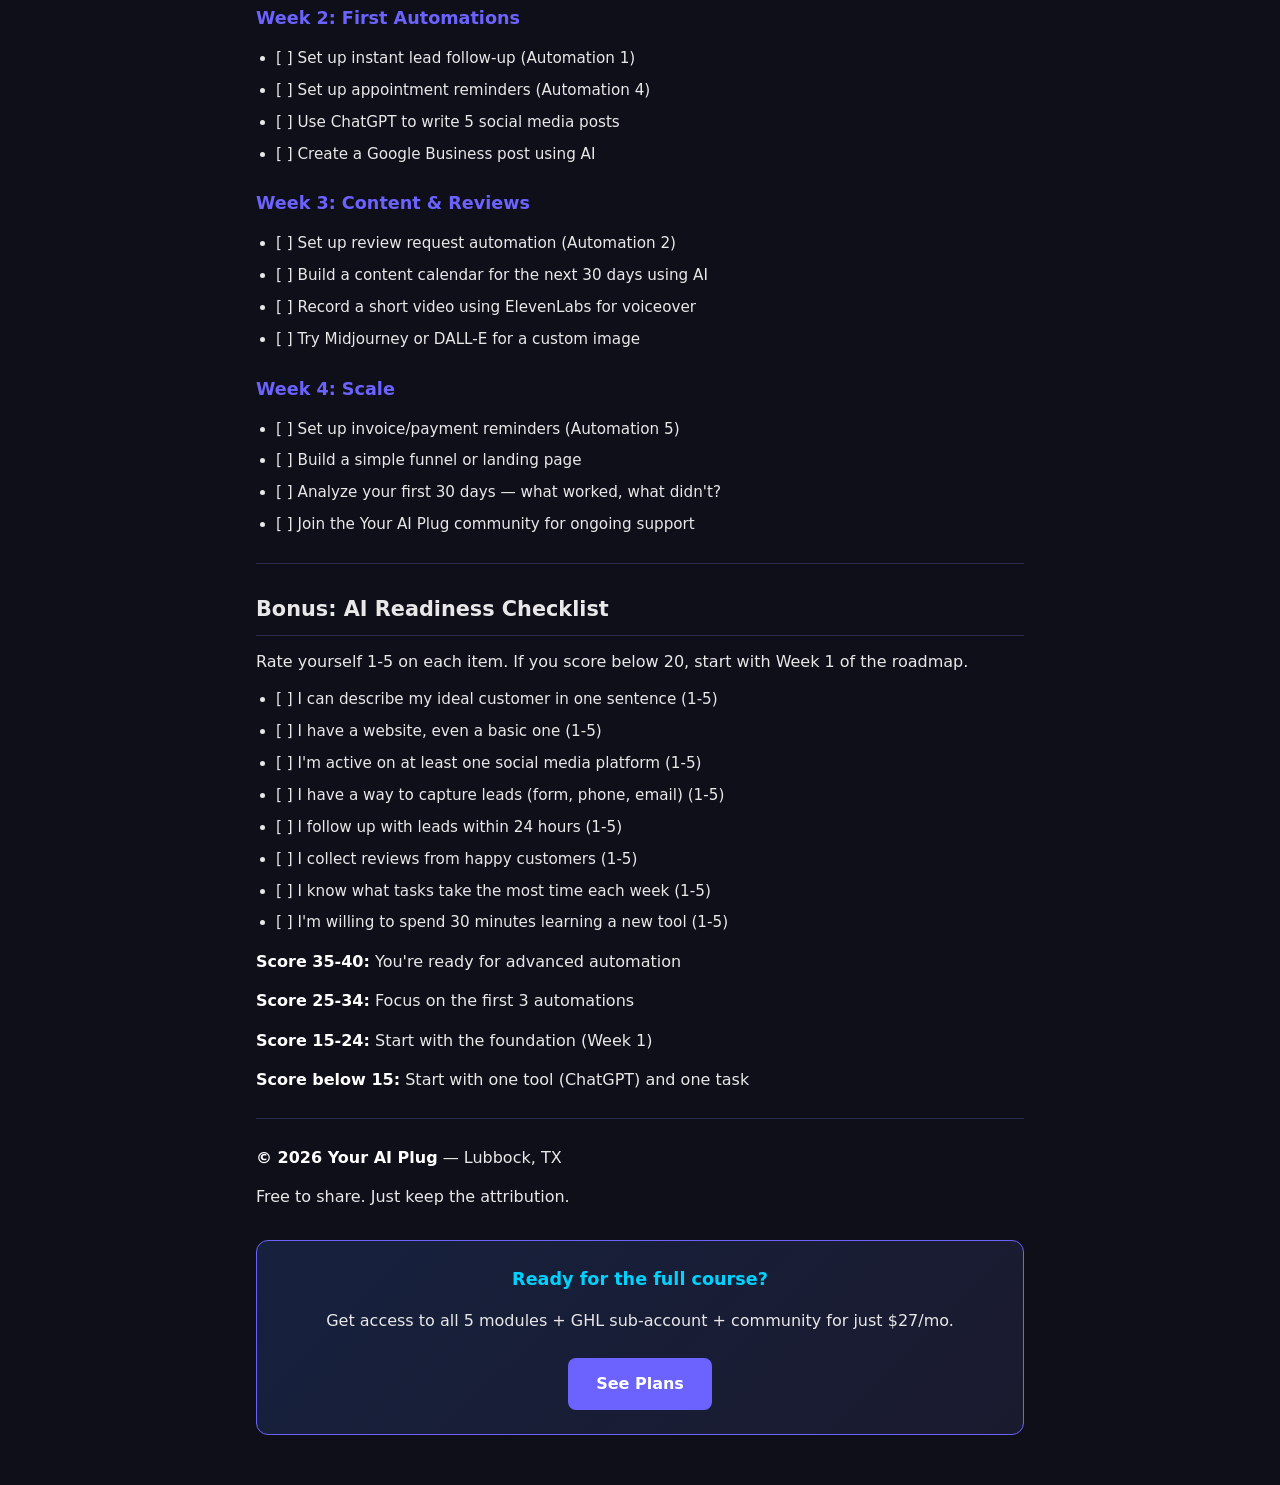
<file: courses.html>
<!DOCTYPE html>
<html lang="en">
<head>
<meta charset="UTF-8">
<meta name="viewport" content="width=device-width, initial-scale=1.0">
<title>Your AI Plug - Courses</title>
<link rel="stylesheet" href="assets/styles.css">
</head>
<body>
<div class="progress" id="progress"></div>
<div class="container">
<div class="header">
<h1>Your AI Plug - Courses</h1>
<p>AI for Local Business - Professional Training</p>
</div>
<div class="nav" id="nav">
<button class="nav-btn free active" onclick="showModule(0)">Free Guide</button>
<button class="nav-btn" onclick="showModule(1)">Module 1</button>
<button class="nav-btn" onclick="showModule(2)">Module 2</button>
<button class="nav-btn" onclick="showModule(3)">Module 3</button>
<button class="nav-btn" onclick="showModule(4)">Module 4</button>
<button class="nav-btn" onclick="showModule(5)">Module 5</button>
</div>
<div class="module active" id="module-0">
<div class="cta-box"><h3>Free Download</h3><p>AI Business Starter Kit - Everything you need to start using AI in your business today.</p></div>
<h1>AI Business Starter Kit</h1>
<p><strong>Your AI Plug</strong> — Built for local business owners who want to move fast without wasting money.</p>
<hr>
<h2>Part 1: The 10 Essential AI Tools</h2>
<p>Every tool listed below has a free or low-cost tier. Start with the free tier, upgrade when you see results.</p>
<h3>Communication & Content</h3>
<div class="table-wrapper"><table><tr><th>#</th><th>Tool</th><th>What It Does</th><th>Best For</th><th>Cost</th></tr><tr><td>1</td><td><strong>ChatGPT</strong></td><td>General-purpose AI assistant — writing, brainstorming, analysis</td><td>Everything</td><td>Free / $20/mo Plus</td></tr><tr><td>2</td><td><strong>Claude</strong></td><td>Long-form writing, document analysis, complex reasoning</td><td>Reports, contracts, detailed responses</td><td>Free / $20/mo Pro</td></tr><tr><td>3</td><td><strong>Canva AI (Magic Studio)</strong></td><td>AI-powered graphic design — social posts, flyers, presentations</td><td>Marketing materials</td><td>Free / $13/mo Pro</td></tr></table></div>
<h3>Automation & CRM</h3>
<div class="table-wrapper"><table><tr><th>#</th><th>Tool</th><th>What It Does</th><th>Best For</th><th>Cost</th></tr><tr><td>4</td><td><strong>GoHighLevel</strong></td><td>All-in-one CRM, funnels, email, SMS, reputation management</td><td>Replacing 5+ tools</td><td>$97/mo</td></tr><tr><td>5</td><td><strong>Make (Integromat)</strong></td><td>Visual automation builder — connects your tools together</td><td>Custom workflows</td><td>Free / $10.59/mo</td></tr><tr><td>6</td><td><strong>Zapier</strong></td><td>Simple automation — "when X happens, do Y"</td><td>Quick automations</td><td>Free / $19.99/mo</td></tr></table></div>
<h3>Media & Design</h3>
<div class="table-wrapper"><table><tr><th>#</th><th>Tool</th><th>What It Does</th><th>Best For</th><th>Cost</th></tr><tr><td>7</td><td><strong>ElevenLabs</strong></td><td>AI voice cloning and text-to-speech</td><td>Voiceovers, phone greetings</td><td>Free / $5/mo</td></tr><tr><td>8</td><td><strong>Midjourney / DALL-E</strong></td><td>AI image generation</td><td>Custom images, social media</td><td>$10/mo / included in ChatGPT</td></tr></table></div>
<h3>Research & Productivity</h3>
<div class="table-wrapper"><table><tr><th>#</th><th>Tool</th><th>What It Does</th><th>Best For</th><th>Cost</th></tr><tr><td>9</td><td><strong>Perplexity AI</strong></td><td>AI-powered search engine with sources</td><td>Market research, competitor analysis</td><td>Free / $20/mo Pro</td></tr><tr><td>10</td><td><strong>Notion AI</strong></td><td>AI-powered notes, docs, project management</td><td>Documentation, SOPs, planning</td><td>$10/mo add-on</td></tr></table></div>
<hr>
<h2>Part 2: 5 Automations That Save 10+ Hours/Week</h2>
<h3>Automation 1: Instant Lead Follow-Up</h3>
<p><strong>Time saved: 2-3 hours/week</strong></p>
<p>When a new lead fills out a form or calls, they get an immediate text + email within 60 seconds — even at 2 AM.</p>
<p><strong>Setup:</strong></p>
<ul>
<li>Trigger: New form submission or missed call</li>
<li>Action 1: Send personalized SMS "Hey {name}, thanks for reaching out! We got your message and will be in touch within the hour."</li>
<li>Action 2: Send email with your info + booking link</li>
<li>Action 3: Notify your team in Slack/Discord</li>
</ul>
<p><strong>Tools needed:</strong> GoHighLevel (or Zapier + your CRM)</p>
<hr>
<h3>Automation 2: Review Request Sequence</h3>
<p><strong>Time saved: 1-2 hours/week</strong></p>
<p>After completing a job or appointment, automatically request a Google review via SMS.</p>
<p><strong>Setup:</strong></p>
<ul>
<li>Trigger: Job marked complete / appointment finished</li>
<li>Wait: 2 hours</li>
<li>Action: Send SMS "Hey {name}, thanks for choosing {business}! If you had a great experience, would you mind leaving us a quick Google review? {review_link}"</li>
<li>Wait: 3 days</li>
<li>Action: If no review, send follow-up</li>
</ul>
<p><strong>Tools needed:</strong> GoHighLevel or Make</p>
<hr>
<h3>Automation 3: Social Media Content Pipeline</h3>
<p><strong>Time saved: 3-4 hours/week</strong></p>
<p>Generate a week of social media posts in 30 minutes using AI, then schedule them.</p>
<p><strong>Setup:</strong></p>
<ul>
<li>Step 1: Ask ChatGPT "Create 7 social media posts for a [your business type] in [your city]. Each post should have a hook, value, and call-to-action."</li>
<li>Step 2: Copy the posts into Canva to create graphics</li>
<li>Step 3: Schedule all 7 at once using GoHighLevel social planner or Buffer</li>
</ul>
<p><strong>Tools needed:</strong> ChatGPT + Canva + scheduler</p>
<hr>
<h3>Automation 4: Appointment Reminders</h3>
<p><strong>Time saved: 1-2 hours/week</strong></p>
<p>No-shows cost money. Automated reminders cut no-shows by 50%+.</p>
<p><strong>Setup:</strong></p>
<ul>
<li>24 hours before: SMS "Reminder: You have an appointment tomorrow at {time}. Reply C to confirm or R to reschedule."</li>
<li>2 hours before: SMS "Your appointment is in 2 hours. See you at {address}!"</li>
<li>If no confirmation: Auto-alert your team</li>
</ul>
<p><strong>Tools needed:</strong> GoHighLevel (built-in) or any CRM with SMS</p>
<hr>
<h3>Automation 5: Invoice & Payment Reminders</h3>
<p><strong>Time saved: 1-2 hours/week</strong></p>
<p>Stop chasing payments manually.</p>
<p><strong>Setup:</strong></p>
<ul>
<li>When invoice is 3 days overdue: Send friendly reminder email</li>
<li>When 7 days overdue: Send SMS reminder</li>
<li>When 14 days overdue: Send final notice + alert your team</li>
<li>When paid: Send thank-you message</li>
</ul>
<p><strong>Tools needed:</strong> Make/Zapier + your invoicing tool (QuickBooks, Stripe, etc.)</p>
<hr>
<h2>Part 3: The $27/Month Tech Stack</h2>
<p>The minimum viable stack for a local business to run like a tech company.</p>
<div class="table-wrapper"><table><tr><th>Function</th><th>Free Option</th><th>Paid Option ($27 Total)</th></tr><tr><td>CRM + Email</td><td>HubSpot Free</td><td>GoHighLevel Starter ($27) — includes CRM, email, SMS, funnels</td></tr><tr><td>Design</td><td>Canva Free</td><td>Canva Pro ($13) — but free works fine to start</td></tr><tr><td>AI Writing</td><td>ChatGPT Free</td><td>ChatGPT Plus ($20) — only if you need advanced features</td></tr><tr><td>Automation</td><td>Zapier Free (100 tasks)</td><td>Make Free (1,000 ops)</td></tr><tr><td>Social Scheduling</td><td>Buffer Free (3 channels)</td><td>GoHighLevel (included)</td></tr><tr><td>Website/Funnels</td><td>Carrd ($19/yr)</td><td>GoHighLevel (included)</td></tr><tr><td>Reviews</td><td>Manual</td><td>GoHighLevel (included)</td></tr><tr><td><strong>TOTAL</strong></td><td><strong>$0</strong></td><td><strong>$27/mo</strong> (GoHighLevel does it all)</td></tr></table></div>
<p><strong>Recommendation:</strong> Start with the free column. When you're ready to consolidate everything into one tool, GoHighLevel at $27/mo replaces 5+ separate subscriptions.</p>
<hr>
<h2>Part 4: 20 AI Prompts for Local Business</h2>
<h3>Marketing Copy</h3>
<ol>
<li>"Write a Google Business description for a [business type] in [city] that focuses on [key differentiator]."</li>
<li>"Create 5 Facebook ad headlines for a [business type] offering [service]. Target audience: [describe audience]."</li>
<li>"Write a follow-up email to a lead who asked about [service] but hasn't booked yet. Keep it friendly, not pushy."</li>
</ol>
<h3>Customer Communication</h3>
<ol>
<li>"Write a professional response to this 2-star review: '[paste review]'. Acknowledge their concern and offer to make it right."</li>
<li>"Draft a text message to remind a customer about their upcoming appointment tomorrow at [time]."</li>
<li>"Write an email to past customers announcing our new [service/product]. Include a special offer for returning customers."</li>
</ol>
<h3>Social Media</h3>
<ol>
<li>"Create 7 Instagram post ideas for a [business type] for this week. Include a mix of tips, behind-the-scenes, and customer features."</li>
<li>"Write a LinkedIn post about [industry trend] from the perspective of a local [business type] owner."</li>
<li>"Generate 3 short-form video script ideas (30 seconds each) for a [business type] to post on TikTok/Reels."</li>
</ol>
<h3>Operations</h3>
<ol>
<li>"Create a standard operating procedure (SOP) for handling new customer inquiries at a [business type]. Include response templates."</li>
<li>"Write a job posting for a [position] at a [business type]. Emphasize [key benefits of working here]."</li>
<li>"Create a customer satisfaction survey with 5-7 questions for a [business type]."</li>
</ol>
<h3>Strategy</h3>
<ol>
<li>"Analyze this competitor's website [URL] and suggest 3 ways we can differentiate our [business type]."</li>
<li>"What are the top 5 local SEO keywords for a [business type] in [city]?"</li>
<li>"Create a 90-day marketing plan for a [business type] with a budget of $[amount]/month."</li>
</ol>
<h3>Business Planning</h3>
<ol>
<li>"What are the most common pain points for customers of a [business type]? Create content ideas to address each one."</li>
<li>"Suggest 3 partnership opportunities for a [business type] in [city] that could drive referrals."</li>
<li>"Create a pricing comparison table for [service] that shows our value vs. competitors."</li>
<li>"Write a quarterly business review outline for a [business type] — what metrics should we track?"</li>
<li>"What AI tools should a [business type] with [X] employees adopt first? Prioritize by ROI and ease of implementation."</li>
</ol>
<hr>
<h2>Part 5: 30-Day Quick-Start Roadmap</h2>
<h3>Week 1: Foundation</h3>
<ul>
<li>[ ] Sign up for ChatGPT and experiment with 3 prompts from Part 4</li>
<li>[ ] Set up Canva (free) and create your first social media graphic</li>
<li>[ ] Audit your current tools — what are you paying for that AI could replace?</li>
<li>[ ] Choose your $27/mo stack from Part 3</li>
</ul>
<h3>Week 2: First Automations</h3>
<ul>
<li>[ ] Set up instant lead follow-up (Automation 1)</li>
<li>[ ] Set up appointment reminders (Automation 4)</li>
<li>[ ] Use ChatGPT to write 5 social media posts</li>
<li>[ ] Create a Google Business post using AI</li>
</ul>
<h3>Week 3: Content & Reviews</h3>
<ul>
<li>[ ] Set up review request automation (Automation 2)</li>
<li>[ ] Build a content calendar for the next 30 days using AI</li>
<li>[ ] Record a short video using ElevenLabs for voiceover</li>
<li>[ ] Try Midjourney or DALL-E for a custom image</li>
</ul>
<h3>Week 4: Scale</h3>
<ul>
<li>[ ] Set up invoice/payment reminders (Automation 5)</li>
<li>[ ] Build a simple funnel or landing page</li>
<li>[ ] Analyze your first 30 days — what worked, what didn't?</li>
<li>[ ] Join the Your AI Plug community for ongoing support</li>
</ul>
<hr>
<h2>Bonus: AI Readiness Checklist</h2>
<p>Rate yourself 1-5 on each item. If you score below 20, start with Week 1 of the roadmap.</p>
<ul>
<li>[ ] I can describe my ideal customer in one sentence (1-5)</li>
<li>[ ] I have a website, even a basic one (1-5)</li>
<li>[ ] I'm active on at least one social media platform (1-5)</li>
<li>[ ] I have a way to capture leads (form, phone, email) (1-5)</li>
<li>[ ] I follow up with leads within 24 hours (1-5)</li>
<li>[ ] I collect reviews from happy customers (1-5)</li>
<li>[ ] I know what tasks take the most time each week (1-5)</li>
<li>[ ] I'm willing to spend 30 minutes learning a new tool (1-5)</li>
</ul>
<p><strong>Score 35-40:</strong> You're ready for advanced automation</p>
<p><strong>Score 25-34:</strong> Focus on the first 3 automations</p>
<p><strong>Score 15-24:</strong> Start with the foundation (Week 1)</p>
<p><strong>Score below 15:</strong> Start with one tool (ChatGPT) and one task</p>
<hr>
<p><strong>© 2026 Your AI Plug</strong> — Lubbock, TX</p>
<p>Free to share. Just keep the attribution.</p>
<div class="cta-box"><h3>Ready for the full course?</h3><p>Get access to all 5 modules + GHL sub-account + community for just $27/mo.</p><a href="/pricing.html">See Plans</a></div>
</div>
<div class="module" id="module-1">
<div class="cta-box"><h3>Module 1: What Is AI (And Why Should You Care?)</h3></div>
<h1>Module 1: What Is AI (And Why Should You Care?)</h1>
<h2>Welcome</h2>
<p>If you've been hearing about AI everywhere but still aren't sure what it actually means for your business, you're in the right place. This module cuts through the noise and gives you a clear picture of what AI can do for you right now — not someday, not in theory, but today.</p>
<p>By the end of this module, you'll understand what AI is, what it isn't, and how local businesses just like yours are already using it to save time, make more money, and stop drowning in busywork.</p>
<hr>
<h2>Lesson 1: AI in Plain English</h2>
<h3>What AI Actually Is</h3>
<p>Forget the Hollywood robots. Forget the scary headlines. Here's what AI really is:</p>
<p><strong>AI is software that does tasks that normally require a person.</strong></p>
<p>That's it. It reads, it writes, it talks, it looks at pictures, it makes decisions. Not perfectly, but well enough to save you hours every single week.</p>
<p>Think of it like this:</p>
<ul>
<li><strong>2005:</strong> You needed a bookkeeper to track your expenses. Then QuickBooks showed up and did most of it automatically.</li>
<li><strong>2015:</strong> You needed a receptionist to answer every call. Then automated phone systems could handle basic questions.</li>
<li><strong>2025:</strong> You needed a copywriter, a social media manager, a customer service rep, and a data analyst. Now AI can handle a big chunk of all four.</li>
</ul>
<p>Every few years, software gets smarter and takes over another piece of work that used to require a full-time person. AI is just the latest — and biggest — jump in that pattern.</p>
<h3>What AI Is NOT</h3>
<div class="table-wrapper"><table><tr><th>Myth</th><th>Reality</th></tr><tr><td>"AI will replace my business"</td><td>AI replaces <em>tasks</em>, not businesses. It's a tool, like a power drill vs. a screwdriver.</td></tr><tr><td>"AI is too complicated for me"</td><td>If you can send a text message, you can use AI. Most tools work just like chatting.</td></tr><tr><td>"AI is only for big companies"</td><td>AI tools today cost $20-50/month. A local pizza shop can use the same tech as Amazon.</td></tr><tr><td>"AI will sound robotic and hurt my brand"</td><td>Modern AI writes better than most people. You review everything before it goes out.</td></tr><tr><td>"I need to learn to code"</td><td>Absolutely not. Every tool in this course works with plain English — just type what you want.</td></tr></table></div>
<h3>The Real Story</h3>
<p>Here's what actually happened that made AI useful for regular businesses:</p>
<p>For decades, computers could only follow exact instructions. "If this happens, do that." They couldn't understand language, recognize patterns, or make judgment calls.</p>
<p>In the last few years, that changed. Computers got good enough at understanding language that you can now just <em>tell them what you want</em> in plain English and they figure it out.</p>
<p>That's the revolution. Not smarter computers — computers you can actually <em>talk to</em>.</p>
<hr>
<h2>Lesson 2: How Local Businesses Are Already Using AI</h2>
<p>Let's skip the theory and look at real businesses doing real things with AI right now.</p>
<h3>Example 1: The Roofing Company</h3>
<p><strong>Problem:</strong> Jake runs a roofing company with 12 employees. He spends 2-3 hours every evening answering calls he missed during the day, writing estimates, and following up with leads.</p>
<p><strong>What he did:</strong> Set up an AI system that:</p>
<ul>
<li>Answers missed calls and asks the right questions (What's the issue? What's the address? When are you available?)</li>
<li>Sends him a summary of every call with the customer's info</li>
<li>Follows up with leads automatically via text if they don't respond within 24 hours</li>
<li>Writes first drafts of estimates based on the call notes</li>
</ul>
<p><strong>Result:</strong> Jake gets his evenings back. His response time went from 24+ hours to under 10 minutes. He closes 30% more jobs because he's the first one to respond.</p>
<p><strong>Cost:</strong> $47/month for the AI tools.</p>
<h3>Example 2: The Dental Practice</h3>
<p><strong>Problem:</strong> Dr. Patel's front desk spends half their day answering the same questions over and over. "Do you take my insurance?" "What are your hours?" "How much is a cleaning?"</p>
<p><strong>What she did:</strong> Added an AI chat assistant to her website and text line that:</p>
<ul>
<li>Answers common questions instantly, 24/7</li>
<li>Handles appointment scheduling</li>
<li>Collects insurance information before the visit</li>
<li>Only escalates to a real person for complex situations</li>
</ul>
<p><strong>Result:</strong> Her front desk now focuses on in-office patients instead of the phone. After-hours appointments went up 40% because people can now book at 10pm when they're actually thinking about it.</p>
<p><strong>Cost:</strong> $67/month for the AI assistant + scheduling tools.</p>
<h3>Example 3: The Real Estate Agent</h3>
<p><strong>Problem:</strong> Maria is a solo agent. She needs social media content, listing descriptions, email newsletters, and market updates — but she doesn't have time to write any of it.</p>
<p><strong>What she did:</strong> Uses AI to:</p>
<ul>
<li>Write listing descriptions from photos and basic details</li>
<li>Create 30 days of social media posts in one hour</li>
<li>Draft weekly email newsletters with market insights</li>
<li>Write personalized follow-up messages to open house visitors</li>
</ul>
<p><strong>Result:</strong> Maria posts consistently for the first time ever. Her engagement tripled. She closed two deals directly from social media leads in the first 60 days.</p>
<p><strong>Cost:</strong> $30/month for the AI writing tool.</p>
<h3>The Pattern</h3>
<p>Notice what all three have in common:</p>
<ol>
<li>They picked specific, repetitive tasks that eat their time</li>
<li>They started with ONE tool, not ten</li>
<li>They spent less than $100/month</li>
<li>They saw results within the first week</li>
</ol>
<p>That's the playbook. You don't need to transform your entire business overnight. You need to find the one or two things that drain your time and let AI handle them.</p>
<hr>
<h2>Lesson 3: Finding Your Biggest Time Drains</h2>
<p>Before you start picking AI tools, you need to know where your time actually goes. Most business owners <em>think</em> they know, but they're usually wrong.</p>
<h3>The Time Audit Exercise</h3>
<p>For the next 3 days, keep a simple log. Every time you switch tasks, jot down what you're doing. Don't overthink it — just quick notes:</p>
<div class="table-wrapper"><table><tr><th>Time</th><th>What I'm Doing</th><th>Could Someone/Something Else Do This?</th></tr><tr><td>8:00 AM</td><td>Checking emails</td><td>Maybe — most are routine</td></tr><tr><td>8:45 AM</td><td>Writing social post</td><td>Yes — AI could draft this</td></tr><tr><td>9:30 AM</td><td>Returning phone calls</td><td>Yes — half are the same questions</td></tr><tr><td>10:15 AM</td><td>Meeting with client</td><td>No — this needs me</td></tr><tr><td>11:00 AM</td><td>Writing estimate</td><td>Maybe — AI could do first draft</td></tr></table></div>
<h3>What You're Looking For</h3>
<p>Circle anything that fits these descriptions:</p>
<p><strong>High-value targets for AI:</strong></p>
<ul>
<li>✅ You do it the same way every time</li>
<li>✅ It takes more than 30 minutes per day</li>
<li>✅ You dread doing it</li>
<li>✅ It requires writing (emails, posts, descriptions)</li>
<li>✅ It involves answering common questions</li>
<li>✅ You keep putting it off</li>
</ul>
<p><strong>Not good targets for AI:</strong></p>
<ul>
<li>❌ Requires your personal relationships</li>
<li>❌ Involves complex decisions with major financial impact</li>
<li>❌ Needs physical presence</li>
<li>❌ Is unique every single time</li>
</ul>
<h3>The Top 5 Time Drains for Most Local Businesses</h3>
<p>Based on what we've seen across hundreds of businesses, these are the biggest time sucks — and where AI helps most:</p>
<div class="table-wrapper"><table><tr><th>Time Drain</th><th>Average Hours/Week</th><th>AI Can Handle</th></tr><tr><td>Social media content creation</td><td>5-8 hours</td><td>80% of it</td></tr><tr><td>Responding to leads and follow-ups</td><td>4-6 hours</td><td>70% of it</td></tr><tr><td>Writing emails, proposals, descriptions</td><td>3-5 hours</td><td>90% of it</td></tr><tr><td>Answering customer questions</td><td>3-4 hours</td><td>60% of it</td></tr><tr><td>Administrative paperwork</td><td>4-6 hours</td><td>50% of it</td></tr></table></div>
<p><strong>Total potential time saved: 12-20 hours per week.</strong></p>
<p>That's not hype. That's the average across real businesses that implement even basic AI tools.</p>
<hr>
<h2>Lesson 4: Your AI Readiness Score</h2>
<p>Answer these questions honestly. There's no grade — this just tells you where to start.</p>
<h3>Score Yourself (1 = Never, 5 = Always)</h3>
<div class="table-wrapper"><table><tr><th>Question</th><th>Score (1-5)</th></tr><tr><td>I spend more than 2 hours per day on tasks that feel repetitive</td><td>___</td></tr><tr><td>I wish I could respond to leads faster</td><td>___</td></tr><tr><td>I struggle to post on social media consistently</td><td>___</td></tr><tr><td>I write the same types of emails over and over</td><td>___</td></tr><tr><td>I miss calls or take too long to follow up</td><td>___</td></tr><tr><td>I want to grow but can't afford to hire more staff</td><td>___</td></tr><tr><td>My competitors seem to be everywhere online and I'm not</td><td>___</td></tr><tr><td>I spend evenings catching up on admin work</td><td>___</td></tr></table></div>
<h3>Your Score</h3>
<div class="table-wrapper"><table><tr><th>Total</th><th>What It Means</th></tr><tr><td><strong>8-15</strong></td><td>You're in good shape. AI can help, but focus on one specific area first.</td></tr><tr><td><strong>16-25</strong></td><td>You're leaving time and money on the table. Start with your two biggest pain points.</td></tr><tr><td><strong>26-32</strong></td><td>You're overwhelmed and AI can be a game-changer. You'll see results fast. Start immediately.</td></tr></table></div>
<h3>What To Do With Your Score</h3>
<p>No matter where you land, the next module shows you exactly which tools to start with. We'll match your biggest pain points to specific tools you can set up this week.</p>
<hr>
<h2>Module 1 Action Items</h2>
<p>Before moving to Module 2, complete these:</p>
<ul>
<li>[ ] <strong>Do the 3-day time audit</strong> — Track where your time actually goes</li>
<li>[ ] <strong>Identify your top 2 time drains</strong> — The ones that eat the most hours</li>
<li>[ ] <strong>Take the readiness score</strong> — Know where you stand</li>
<li>[ ] <strong>Join the community</strong> — Post your top time drain in #getting-started. We'll help you pick your first tool.</li>
</ul>
<hr>
<h2>Quick Reference</h2>
<p><strong>Key Takeaway:</strong> AI is software that handles tasks that normally need a person — writing, answering questions, following up with leads, creating content. Local businesses are saving 12-20 hours per week with tools that cost $20-70/month. You don't need to be technical. You need to identify your biggest time drain and start there.</p>
<p><strong>What's Next:</strong> Module 2 — The Essential AI Toolkit. We'll walk through the exact tools, what they cost, and how to set them up step by step.</p>
<div class="cta-box"><h3>Keep Going!</h3><p>Complete all 5 modules to master AI for your business.</p><a href="/pricing.html">Unlock All Courses</a></div>
<div class="bottom-nav"><button disabled>← Previous</button><button onclick="showModule(2)">Module 2: The Essential AI Toolkit →</button></div>
</div>
<div class="module" id="module-2">
<div class="cta-box"><h3>Module 2: The Essential AI Toolkit</h3></div>
<h1>Module 2: The Essential AI Toolkit</h1>
<h2>Welcome</h2>
<p>Now that you understand what AI is and where it can help, it's time to pick your tools. This module gives you a curated list — not 100 options to research, but the specific tools that work best for local businesses, what they cost, and exactly how to set them up.</p>
<p>No overwhelm. No analysis paralysis. Just the right tools for the job.</p>
<hr>
<h2>Lesson 1: The Only 5 Tools You Need to Know About</h2>
<p>There are thousands of AI tools out there. 95% of them won't help your business. Here are the ones that will.</p>
<h3>Tool 1: ChatGPT or Claude (AI Assistant)</h3>
<p><strong>What it is:</strong> A website where you type questions or requests and get intelligent answers back. Like texting a really smart assistant.</p>
<p><strong>What you use it for:</strong></p>
<ul>
<li>Writing emails, social posts, descriptions, proposals</li>
<li>Brainstorming ideas</li>
<li>Researching topics</li>
<li>Editing and improving things you've already written</li>
<li>Creating templates you can reuse</li>
</ul>
<p><strong>Cost:</strong> Free tier available. $20/month for the paid version (worth it).</p>
<p><strong>Best for:</strong> Everyone. This is your starting point if you use nothing else.</p>
<p><strong>Real example:</strong></p>
<p>> "Write me a Facebook post for my plumbing business about the importance of water heater maintenance before winter. Keep it friendly, not salesy. Include a call to action to book a free inspection."</p>
<p>That's it. Type that in, get a polished post in 10 seconds. Edit it to sound like you, post it. Done.</p>
<h3>Tool 2: Canva with Magic Studio (Design + AI)</h3>
<p><strong>What it is:</strong> A design tool that now has AI built in. Makes social media graphics, flyers, business cards, and more.</p>
<p><strong>What you use it for:</strong></p>
<ul>
<li>Social media graphics (already sized for each platform)</li>
<li>Before/after photos with text overlay</li>
<li>Promotional flyers</li>
<li>Business cards</li>
<li>Simple video content</li>
</ul>
<p><strong>Cost:</strong> Free tier available. $13/month for Pro (worth it for the templates and brand kit).</p>
<p><strong>Best for:</strong> Any business that needs visual content — which is every business.</p>
<p><strong>Why it's on this list:</strong> Canva's AI features now let you describe what you want and it designs it. "Create an Instagram post promoting 20% off HVAC tune-ups with a summer theme." It builds it. You tweak the colors and text. 5 minutes instead of 50.</p>
<h3>Tool 3: GoHighLevel (CRM + Automation)</h3>
<p><strong>What it is:</strong> An all-in-one platform that handles your customer relationships, automates follow-ups, builds websites and funnels, and manages your online reputation.</p>
<p><strong>What you use it for:</strong></p>
<ul>
<li>Storing customer information (CRM)</li>
<li>Automatically following up with leads via text and email</li>
<li>Building landing pages and simple websites</li>
<li>Collecting and managing online reviews</li>
<li>Appointment scheduling</li>
<li>Running email and text marketing campaigns</li>
</ul>
<p><strong>Cost:</strong> $97/month directly, or FREE with a Your AI Plug Starter membership ($27/month).</p>
<p><strong>Best for:</strong> Any business that gets leads and needs to follow up with them. Especially service businesses.</p>
<p><strong>Why it matters:</strong> Most businesses lose 50-80% of their leads because they don't follow up fast enough. GHL automates that entire process. A lead fills out a form on your website at 10pm? They get a personalized text in 30 seconds, an email in 2 minutes, and a follow-up the next morning — all without you touching anything.</p>
<h3>Tool 4: ManyChat or Chatfuel (Chat Automation)</h3>
<p><strong>What it is:</strong> Tools that let you build automated conversations for Instagram DMs, Facebook Messenger, and your website chat.</p>
<p><strong>What you use it for:</strong></p>
<ul>
<li>Answering common questions automatically</li>
<li>Capturing leads from social media comments</li>
<li>Booking appointments through chat</li>
<li>Sending promotions to people who message you</li>
<li>Building a "DM me KEYWORD" system for Instagram</li>
</ul>
<p><strong>Cost:</strong> Free tier available. $15-25/month for business features.</p>
<p><strong>Best for:</strong> Businesses active on Instagram or Facebook. Anyone getting DMs they can't keep up with.</p>
<p><strong>Real example:</strong></p>
<p>> Someone comments "INFO" on your Instagram post about your services. ManyChat automatically DMs them with a welcome message, asks what they're interested in, and sends them to your booking page. You didn't touch anything. That person just became a lead.</p>
<h3>Tool 5: Loom or ScreenPal (Quick Video)</h3>
<p><strong>What it is:</strong> Tools that record your screen and face so you can create quick videos — tutorials, walkthroughs, explanations.</p>
<p><strong>What you use it for:</strong></p>
<ul>
<li>Recording quick how-to videos for customers</li>
<li>Creating video responses instead of long emails</li>
<li>Training employees on processes</li>
<li>Recording video testimonials or case studies</li>
<li>Making social media content (screen recordings with your face)</li>
</ul>
<p><strong>Cost:</strong> Free tier available. $15/month for business features.</p>
<p><strong>Best for:</strong> Any business that explains the same things repeatedly. "Let me just show you" is more powerful than writing it out.</p>
<p><strong>Why it's here:</strong> Video content gets 10x the engagement of text on social media. And most of your competitors aren't doing it. A 2-minute video recorded on your phone or laptop beats a perfectly designed graphic every time.</p>
<hr>
<h2>Lesson 2: The $27/Month Stack</h2>
<p>If you're on a tight budget, start here. This stack costs less than a Netflix subscription and handles 80% of what you need.</p>
<div class="table-wrapper"><table><tr><th>Tool</th><th>Cost</th><th>What It Handles</th></tr><tr><td>ChatGPT Free</td><td>$0</td><td>Writing, brainstorming, research</td></tr><tr><td>Canva Free</td><td>$0</td><td>Social graphics, flyers, simple designs</td></tr><tr><td>Your AI Plug Starter</td><td>$27/mo</td><td>GoHighLevel CRM, automation, reputation, landing pages</td></tr><tr><td><strong>Total</strong></td><td><strong>$27/month</strong></td><td>Writing + Design + CRM + Automation + Follow-up</td></tr></table></div>
<p><strong>What this replaces:</strong></p>
<ul>
<li>Social media manager: $500-2,000/month</li>
<li>Virtual assistant for follow-ups: $500-1,500/month</li>
<li>CRM software: $50-150/month</li>
<li>Email marketing tool: $30-100/month</li>
<li>Graphic designer: $300-1,000/month</li>
</ul>
<p><strong>Total value you're getting:</strong> $1,380-4,750/month worth of capabilities for $27/month.</p>
<h3>The Upgrade Path</h3>
<p>Start with the $27 stack. Once you're making money from it, upgrade strategically:</p>
<div class="table-wrapper"><table><tr><th>When You're Ready</th><th>Add This</th><th>Cost</th><th>Unlocks</th></tr><tr><td>You're posting daily</td><td>Canva Pro</td><td>$13/mo</td><td>Brand kit, more templates, video editing</td></tr><tr><td>You need more writing power</td><td>ChatGPT Plus</td><td>$20/mo</td><td>Better responses, image creation, custom bots</td></tr><tr><td>You're getting 50+ leads/month</td><td>ManyChat</td><td>$25/mo</td><td>Instagram/Facebook DM automation</td></tr><tr><td>You want to level up</td><td>Your AI Plug Pro</td><td>$97/mo</td><td>Full GHL account, advanced courses, live training</td></tr><tr><td>You need more video</td><td>Loom Business</td><td>$15/mo</td><td>Longer videos, analytics, team sharing</td></tr></table></div>
<p><strong>The rule:</strong> Don't upgrade until the free or basic version is paying for itself.</p>
<hr>
<h2>Lesson 3: Setting Up Your First Tool (Step by Step)</h2>
<p>Let's set up the most important one: <strong>GoHighLevel through Your AI Plug.</strong></p>
<p>This handles your customer database, follow-up automation, review collection, and appointment scheduling — all in one place. It's the backbone of everything else.</p>
<h3>Step 1: Get Your Account</h3>
<ol>
<li>Go to <a href="https://youraiplug.com/pricing" target="_blank">youraiplug.com/pricing</a></li>
<li>Choose the Starter plan ($27/month)</li>
<li>Complete checkout</li>
<li>You'll receive your GoHighLevel login within 24 hours</li>
</ol>
<h3>Step 2: Set Up Your Business Profile</h3>
<p>Once you log in:</p>
<ol>
<li><strong>Settings → Company</strong> — Add your business name, logo, phone number, email, and address</li>
<li><strong>Settings → Business Profile</strong> — Add your hours, website, and social media links</li>
<li><strong>Settings → Phone Numbers</strong> — Get your tracking number (this lets you see which marketing is working)</li>
</ol>
<h3>Step 3: Import Your Contacts</h3>
<p>You probably have customer information scattered everywhere — phone contacts, old spreadsheets, email lists. Let's consolidate.</p>
<ol>
<li><strong>Contacts → Import</strong> — Upload a CSV file of your contacts</li>
<li>Include at minimum: Name, Phone, Email</li>
<li>Add tags to organize them (e.g., "past customer", "lead", "vip")</li>
</ol>
<p><strong>Don't have a CSV?</strong> Export from your phone, your email program, or just type them in manually for your top 50 customers to start.</p>
<h3>Step 4: Set Up Your First Automation</h3>
<p>This is where the magic happens. Let's create a simple "new lead" automation:</p>
<ol>
<li><strong>Automation → Create Workflow</strong></li>
<li>Choose "Start from Scratch"</li>
<li>Set the trigger: "When a form is submitted" or "When a tag is added"</li>
<li>Add your first action: <strong>Send SMS</strong></li>
<li>Write a friendly message: "Hi {first_name}! Thanks for reaching out to [Your Business]. I'll get back to you shortly, but in the meantime, here's a link to schedule a time that works for you: [your booking link]"</li>
<li>Add second action (wait 5 minutes): <strong>Send Email</strong></li>
<li>A brief email introducing yourself and your services</li>
<li>Add third action (wait 24 hours, if no reply): <strong>Send Follow-up SMS</strong></li>
<li>"Hi {first_name}, just checking in! Did you have any questions I can help with?"</li>
</ol>
<p>That's it. Now every new lead gets an instant response, a follow-up email, and a next-day check-in. Without you lifting a finger.</p>
<h3>Step 5: Set Up Your Reputation Tool</h3>
<ol>
<li><strong>Reputation → Settings</strong></li>
<li>Connect your Google Business Profile</li>
<li>Create a review request template: "Hi {first_name}, thank you for choosing [Your Business]! Would you mind leaving us a quick review? It really helps us out: {review_link}"</li>
<li>Set up automation to send this after every completed job/appointment</li>
</ol>
<p><strong>Why this matters:</strong> Businesses with 50+ Google reviews get 3-5x more calls than businesses with fewer than 10. Automating review requests is the single easiest way to grow your local presence.</p>
<hr>
<h2>Module 2 Action Items</h2>
<ul>
<li>[ ] <strong>Sign up for ChatGPT</strong> (free) — Try writing one social media post or email with it</li>
<li>[ ] <strong>Sign up for Canva</strong> (free) — Create one social media graphic</li>
<li>[ ] <strong>Get Your AI Plug Starter</strong> ($27/mo) — This is your home base</li>
<li>[ ] <strong>Complete the GHL setup steps</strong> above — Business profile, contacts, first automation, reputation</li>
<li>[ ] <strong>Post in the community</strong> — Share your setup progress in #tool-setup</li>
</ul>
<hr>
<h2>Quick Reference</h2>
<p><strong>Key Takeaway:</strong> You don't need dozens of tools. Start with the $27/month stack: ChatGPT (free) + Canva (free) + Your AI Plug Starter (GoHighLevel). This covers writing, design, CRM, automation, and follow-up. Add more tools only when the basics are paying for themselves.</p>
<p><strong>What's Next:</strong> Module 3 — Automating Your Business. We'll build specific automations for lead follow-up, appointment reminders, review collection, and more.</p>
<div class="cta-box"><h3>Keep Going!</h3><p>Complete all 5 modules to master AI for your business.</p><a href="/pricing.html">Unlock All Courses</a></div>
<div class="bottom-nav"><button onclick="showModule(1)">← Module 1: What Is AI</button><button onclick="showModule(3)">Module 3: Automating Your Business →</button></div>
</div>
<div class="module" id="module-3">
<div class="cta-box"><h3>Module 3: Automating Your Business</h3></div>
<h1>Module 3: Automating Your Business</h1>
<h2>Welcome</h2>
<p>In Module 2, you set up your tools. Now we're going to make them work while you sleep.</p>
<p>Automation is where AI goes from "neat trick" to "actual business impact." This module walks you through building specific automations that run on their own — following up with leads, reminding customers about appointments, collecting reviews, and keeping your business moving even when you're off the clock.</p>
<hr>
<h2>Lesson 1: The Lead Response Machine</h2>
<p>The fastest way to lose a customer? Make them wait.</p>
<p>Here's the reality:</p>
<div class="table-wrapper"><table><tr><th>Response Time</th><th>Chance of Closing</th></tr><tr><td>Under 5 minutes</td><td>9x more likely</td></tr><tr><td>Under 1 hour</td><td>7x more likely</td></tr><tr><td>Under 24 hours</td><td>5x more likely</td></tr><tr><td>Over 24 hours</td><td>Almost zero</td></tr></table></div>
<p>Most local businesses take 12-48 hours to respond to leads. By then, the customer has already called someone else.</p>
<p><strong>The fix:</strong> An automation that responds instantly and keeps following up until they book or say no.</p>
<h3>Building Your Lead Response Automation</h3>
<p>In GoHighLevel:</p>
<p><strong>Step 1: Create the workflow</strong></p>
<ol>
<li>Go to Automation → Workflows → Create New</li>
<li>Name it "New Lead Response"</li>
<li>Set the trigger: "Contact tag added" → tag name: "new-lead"</li>
</ol>
<p><strong>Step 2: Instant response (0 minutes)</strong></p>
<ol>
<li>Add action: Send SMS</li>
<li>Message: "Hi {first_name}! Thanks for reaching out to [Business Name]. I got your message and I'll be in touch shortly. In the meantime, feel free to book a time that works for you here: [booking link]"</li>
<li>Add action: Internal notification (email to you) — "New lead: {first_name} {last_name} — {phone} — {email}"</li>
</ol>
<p><strong>Step 3: Follow-up 1 (24 hours later, if no appointment booked)</strong></p>
<ol>
<li>Add action: Wait → 24 hours</li>
<li>Add condition: "Has appointment booked?" → No</li>
<li>Add action: Send SMS</li>
<li>Message: "Hi {first_name}, just checking in! I wanted to make sure you had everything you need. Do you have any questions I can help with?"</li>
</ol>
<p><strong>Step 4: Follow-up 2 (3 days later, if still no appointment)</strong></p>
<ol>
<li>Add action: Wait → 3 days</li>
<li>Add condition: "Has appointment booked?" → No</li>
<li>Add action: Send SMS</li>
<li>Message: "Hey {first_name}, I know things get busy! Just wanted to remind you that I'm here whenever you're ready. Here's my booking link again if that's easier: [link]"</li>
</ol>
<p><strong>Step 5: Follow-up 3 (7 days later — final nudge)</strong></p>
<ol>
<li>Add action: Wait → 7 days</li>
<li>Add condition: "Has appointment booked?" → No</li>
<li>Add action: Send SMS</li>
<li>Message: "Hi {first_name}, this is my last message — I don't want to bug you! If you still need help with [your service], just reply to this text anytime. Have a great week!"</li>
</ol>
<p><strong>Step 6: End or move to nurture</strong></p>
<ol>
<li>Add tag: "follow-up-complete"</li>
<li>Optionally move to a monthly newsletter list</li>
</ol>
<h3>What This Replaces</h3>
<div class="table-wrapper"><table><tr><th>Before</th><th>After</th></tr><tr><td>Manually checking for new leads</td><td>Automatic instant notification</td></tr><tr><td>Remembering to follow up</td><td>Automatic timed follow-ups</td></tr><tr><td>Copying and pasting the same texts</td><td>Pre-written messages sent automatically</td></tr><tr><td>Losing leads while you're busy/sleeping</td><td>24/7 response, no matter what</td></tr></table></div>
<p><strong>Time saved:</strong> 4-6 hours per week for most businesses.</p>
<hr>
<h2>Lesson 2: The Appointment Reminder System</h2>
<p>No-shows and last-minute cancellations cost local businesses thousands per month. The average no-show rate for service businesses is 20-30%.</p>
<p>An automated reminder system drops that to under 5%.</p>
<h3>Building Your Reminder Sequence</h3>
<p><strong>Step 1: Create the workflow</strong></p>
<ol>
<li>Go to Automation → Workflows → Create New</li>
<li>Name it "Appointment Reminders"</li>
<li>Trigger: "Appointment booked"</li>
</ol>
<p><strong>Step 2: Confirmation (immediate)</strong></p>
<ol>
<li>Send SMS: "You're all set, {first_name}! Your appointment with [Business Name] is confirmed for {appointment_date} at {appointment_time}. Reply CONFIRM to keep your spot or RESCHEDULE if you need to change it. See you then!"</li>
</ol>
<p><strong>Step 3: Reminder 1 (48 hours before)</strong></p>
<ol>
<li>Wait until 48 hours before appointment</li>
<li>Send SMS: "Reminder: You have an appointment with [Business Name] tomorrow at {appointment_time}. We're looking forward to seeing you! Reply CANCEL if you need to reschedule."</li>
</ol>
<p><strong>Step 4: Reminder 2 (2 hours before)</strong></p>
<ol>
<li>Wait until 2 hours before appointment</li>
<li>Send SMS: "See you in 2 hours, {first_name}! Our address is [address]. If you need to reach us, call [phone]."</li>
</ol>
<p><strong>Step 5: Post-appointment follow-up (1 hour after)</strong></p>
<ol>
<li>Wait until 1 hour after appointment end time</li>
<li>Send SMS: "Thanks for coming in today, {first_name}! We hope everything went great. If you have any questions, don't hesitate to reach out."</li>
<li>Wait 1 hour</li>
<li>Trigger review request (see Lesson 3)</li>
</ol>
<h3>Pro Tips</h3>
<ul>
<li><strong>Allow easy cancellation.</strong> "Reply CANCEL" seems like it would increase cancellations, but it actually reduces no-shows. People who would have ghosted you instead cancel, which opens that slot for someone else.</li>
<li><strong>Include the address.</strong> People forget where you are. Sounds obvious, but a surprising number of no-shows are because people couldn't find the location.</li>
<li><strong>Personalize when possible.</strong> If you know what service they're booked for, include it: "Your [deep cleaning] appointment is tomorrow."</li>
</ul>
<hr>
<h2>Lesson 3: The Review Collection Machine</h2>
<p>Reviews are the currency of local business. Here's how to automate collecting them.</p>
<h3>Why This Matters</h3>
<div class="table-wrapper"><table><tr><th>Google Reviews</th><th>Impact</th></tr><tr><td>0-10 reviews</td><td>Blending in with competitors</td></tr><tr><td>25-50 reviews</td><td>Starting to stand out</td></tr><tr><td>50-100 reviews</td><td>Noticeably more trusted</td></tr><tr><td>100+ reviews</td><td>Dominating your local market</td></tr></table></div>
<p>Most happy customers will leave a review if you ask. Most businesses never ask.</p>
<h3>Building Your Review Request Automation</h3>
<p><strong>Step 1: Create the workflow</strong></p>
<ol>
<li>Go to Automation → Workflows → Create New</li>
<li>Name it "Review Request"</li>
<li>Trigger: "Tag added" → tag: "job-complete" (or whatever you use to mark finished work)</li>
</ol>
<p><strong>Step 2: Immediate thank you</strong></p>
<ol>
<li>Send SMS: "Thank you for choosing [Business Name], {first_name}! It was a pleasure working with you. If you have 30 seconds, would you mind leaving us a quick review? It really helps us out: {review_link}"</li>
</ol>
<p><strong>Step 3: Gentle reminder (3 days later, if no review left)</strong></p>
<ol>
<li>Wait → 3 days</li>
<li>Check: Has left review? (You'll need to track this manually or use GHL's reputation tool)</li>
<li>If no review: Send SMS</li>
<li>Message: "Hi {first_name}, hope you're doing well! If you have a moment, a quick review would mean the world to us: {review_link}. Thank you!"</li>
</ol>
<p><strong>Step 4: Stop. Don't ask a third time.</strong></p>
<p>Two asks is enough. Pestering someone for a review can turn a happy customer into an annoyed one.</p>
<h3>The Review Link</h3>
<p>Make it as easy as possible. Your Google review link should take them directly to the review form — no searching required.</p>
<p>To get your link:</p>
<ol>
<li>Go to your Google Business Profile</li>
<li>Click "Ask for reviews"</li>
<li>Copy the short link</li>
<li>That's your <code>{review_link}</code> in the automation</li>
</ol>
<h3>Handling Bad Reviews</h3>
<p>The automation only requests reviews from happy customers (after completed jobs). But what if someone leaves a negative review anyway?</p>
<ol>
<li>Respond within 24 hours</li>
<li>Be professional and empathetic</li>
<li>Take the conversation offline: "We're sorry about your experience. Please call us at [phone] so we can make this right."</li>
<li>Never argue publicly</li>
</ol>
<p><strong>Template for negative review response:</strong></p>
<p>> "Hi [Name], thank you for your feedback. We're sorry to hear your experience didn't meet expectations. We'd love the chance to make it right — please reach out to us at [phone/email] so we can discuss this directly. We appreciate your honesty and hope to resolve this for you."</p>
<hr>
<h2>Lesson 4: Social Media on Autopilot</h2>
<p>This isn't about setting it and forgetting it. It's about batching your content so you spend 2 hours per month instead of 2 hours per day.</p>
<h3>The Monthly Content Batch</h3>
<p>Once per month, sit down and create 30 days of content. Here's how:</p>
<p><strong>Step 1: Choose your themes</strong></p>
<div class="table-wrapper"><table><tr><th>Week</th><th>Theme</th><th>Example Posts</th></tr><tr><td>Week 1</td><td>Educational</td><td>Tips, how-tos, myth-busting</td></tr><tr><td>Week 2</td><td>Behind the scenes</td><td>Your team, your process, day in the life</td></tr><tr><td>Week 3</td><td>Social proof</td><td>Reviews, before/after, customer stories</td></tr><tr><td>Week 4</td><td>Promotional</td><td>Offers, seasonal services, calls to action</td></tr></table></div>
<p><strong>Step 2: Generate with AI</strong></p>
<p>Open ChatGPT and use this prompt:</p>
<p>> "I run a [type of business] in [city]. My target customers are [describe them]. I need 30 days of social media content for Facebook and Instagram. Use this weekly theme structure: Week 1 - Educational tips, Week 2 - Behind the scenes, Week 3 - Customer stories and reviews, Week 4 - Promotions. Give me the post text, suggested image/visual idea, and best posting time for each day."</p>
<p>Edit the output to sound like you. Add your personality, your specific examples, your local references.</p>
<p><strong>Step 3: Create visuals in Canva</strong></p>
<p>Take each post's image idea and create it in Canva. Use your brand colors and fonts consistently. Save all graphics in a folder labeled by week.</p>
<p><strong>Step 4: Schedule everything</strong></p>
<p>Go back into GoHighLevel's Social Planner (or use your AI Plug account):</p>
<ol>
<li>Upload all graphics</li>
<li>Copy/paste each post's text</li>
<li>Schedule for the recommended times</li>
<li>Hit save</li>
</ol>
<p>You now have 30 days of content scheduled in about 2 hours. Check in occasionally to respond to comments, but the posting itself is handled.</p>
<h3>Content Ideas That Actually Work for Local Businesses</h3>
<p>Not sure what to post? Here are proven formats:</p>
<div class="table-wrapper"><table><tr><th>Content Type</th><th>Why It Works</th><th>Example</th></tr><tr><td>Before/After</td><td>Visual proof of your work</td><td>Photo of a dirty carpet → clean carpet</td></tr><tr><td>Quick Tips</td><td>People share helpful content</td><td>"3 signs your AC needs servicing before summer"</td></tr><tr><td>Customer Spotlight</td><td>Makes customers feel valued</td><td>Photo + quote from a happy customer</td></tr><tr><td>Myth Busting</td><td>Gets engagement and shows expertise</td><td>"No, you don't need to replace your water heater every 10 years — here's why"</td></tr><tr><td>Day in the Life</td><td>Builds personal connection</td><td>Short video of your morning routine or a typical job</td></tr><tr><td>Local Pride</td><td>Shows you're part of the community</td><td>Photos at local landmarks, supporting local events</td></tr><tr><td>FAQ Answers</td><td>Positions you as the expert</td><td>"We get this question all the time: [common question]. Here's the answer."</td></tr></table></div>
<hr>
<h2>Lesson 5: Putting It All Together</h2>
<p>Here's what a fully automated week looks like:</p>
<h3>Monday Morning</h3>
<ul>
<li>You wake up to 3 new leads from the weekend</li>
<li>All 3 already received an instant text response and booking link on Saturday/Sunday</li>
<li>1 has already booked an appointment</li>
<li>You have a notification about who needs your personal follow-up</li>
</ul>
<h3>During the Week</h3>
<ul>
<li>Appointment reminders go out automatically — no-shows are rare</li>
<li>Completed jobs trigger review requests automatically</li>
<li>Social media posts go out on schedule — you didn't have to think about it</li>
<li>New leads get the full follow-up sequence without you touching anything</li>
</ul>
<h3>Friday Evening</h3>
<ul>
<li>You get a notification: "5 new Google reviews this week"</li>
<li>Your calendar for next week is full from automated booking</li>
<li>You spent your time on actual work, not chasing leads or posting content</li>
</ul>
<p><strong>Total time spent on "marketing and admin":</strong> 3-5 hours instead of 15-20.</p>
<hr>
<h2>Module 3 Action Items</h2>
<ul>
<li>[ ] <strong>Build your Lead Response automation</strong> — Follow the steps in Lesson 1</li>
<li>[ ] <strong>Set up Appointment Reminders</strong> — At minimum, do the 48-hour and 2-hour reminders</li>
<li><strong>Create your Review Request workflow</strong> — Get your Google review link and build the automation</li>
<li>[ ] <strong>Batch your first month of social content</strong> — Use the ChatGPT prompt + Canva + scheduling</li>
<li>[ ] <strong>Post your first automation win in the community</strong> — We want to see it working!</li>
</ul>
<hr>
<h2>Quick Reference</h2>
<p><strong>Key Takeaway:</strong> Automate four things and you'll reclaim 10-15 hours per week: (1) instant lead response, (2) appointment reminders, (3) review requests, (4) social media scheduling. All four can be set up in a single afternoon using GoHighLevel.</p>
<p><strong>What's Next:</strong> Module 4 — Growing Your Online Presence. We'll cover SEO basics, Google Business Profile optimization, and how to show up when local customers search for what you offer.</p>
<div class="cta-box"><h3>Keep Going!</h3><p>Complete all 5 modules to master AI for your business.</p><a href="/pricing.html">Unlock All Courses</a></div>
<div class="bottom-nav"><button onclick="showModule(2)">← Module 2: The Essential AI Toolkit</button><button onclick="showModule(4)">Module 4: Growing Your Online Presence →</button></div>
</div>
<div class="module" id="module-4">
<div class="cta-box"><h3>Module 4: Growing Your Online Presence</h3></div>
<h1>Module 4: Growing Your Online Presence</h1>
<h2>Welcome</h2>
<p>You've got your tools set up and your automations running. Now let's make sure people can actually find you.</p>
<p>This module covers the essentials of getting visible online — your Google Business Profile, basic search optimization, and the simple things that make the difference between showing up on page one or getting buried.</p>
<hr>
<h2>Lesson 1: Your Google Business Profile (The #1 Priority)</h2>
<p>If you do ONE thing from this entire course, do this.</p>
<p>Your Google Business Profile (GBP) is the listing that shows up when someone searches for your type of business in your area. It's the box on the right side of Google with your hours, reviews, photos, and a call button.</p>
<p><strong>For local businesses, this single listing drives more customers than your website, your social media, and your ads combined.</strong></p>
<h3>Setting Up Your Profile (If You Haven't)</h3>
<ol>
<li>Go to <a href="https://business.google.com" target="_blank">business.google.com</a></li>
<li>Click "Manage now"</li>
<li>Enter your business name</li>
<li>Choose your category (be specific — "Plumber" not "Home Services")</li>
<li>Add your address (or service area if you go to customers)</li>
<li>Add your phone number and website</li>
<li>Verify your business (Google will send a postcard, call, or email)</li>
</ol>
<h3>Optimizing Your Profile (Do All of These)</h3>
<p><strong>Business Name</strong></p>
<ul>
<li>Use your exact real-world business name</li>
<li>Don't stuff keywords ("Joe's Plumbing Best Plumber in Dallas Plumbing Services") — Google penalizes this</li>
</ul>
<p><strong>Categories</strong></p>
<ul>
<li>Choose the MOST specific primary category</li>
<li>Add secondary categories for other services</li>
<li>Example: Primary: "Plumber" → Secondary: "Water Heater Installation Service", "Drain Cleaning Service"</li>
</ul>
<p><strong>Description</strong></p>
<ul>
<li>750 characters max</li>
<li>Include: what you do, who you serve, what makes you different, your area</li>
<li>Example: "Family-owned plumbing company serving the Dallas area since 2008. We specialize in water heater installation, drain cleaning, and emergency repairs. Available 24/7 for emergencies. Licensed, insured, and backed by 200+ five-star reviews."</li>
</ul>
<p><strong>Photos</strong></p>
<ul>
<li>Upload at least 10 photos minimum</li>
<li>Include: storefront/vehicles, team photos, before/after work, equipment</li>
<li>Add new photos monthly — businesses with 100+ photos get 520% more calls</li>
</ul>
<p><strong>Services/Products</strong></p>
<ul>
<li>Add every service you offer with a brief description and price range</li>
<li>This helps you show up for specific searches</li>
</ul>
<p><strong>Hours</strong></p>
<ul>
<li>Keep them accurate and updated</li>
<li>Add special hours for holidays</li>
<li>If you offer 24/7 emergency service, list that</li>
</ul>
<p><strong>Q&A</strong></p>
<ul>
<li>Pre-load common questions and answers</li>
<li>"Do you offer free estimates?" → "Yes, we offer free estimates on all projects over $500."</li>
<li>"What areas do you serve?" → "We serve [list your cities/areas]."</li>
<li>Check regularly for new questions from the public</li>
</ul>
<h3>The Posting Strategy</h3>
<p>Google lets you post updates directly to your Business Profile — like social media posts, but they show up in Google search results.</p>
<p><strong>Post at least once per week:</strong></p>
<div class="table-wrapper"><table><tr><th>Post Type</th><th>Example</th></tr><tr><td>Offer</td><td>"20% off all AC tune-ups this month. Call to schedule!"</td></tr><tr><td>Update</td><td>"Just completed a full kitchen remodel in [neighborhood]. Check out the before and after!"</td></tr><tr><td>Event</td><td>"Join us at the [City] Home Show this Saturday — Booth #42"</td></tr><tr><td>Product/Service</td><td>"Now offering tankless water heater installations. Learn more."</td></tr></table></div>
<p><strong>Each post should include:</strong></p>
<ul>
<li>A photo or short video</li>
<li>Clear text (150-300 words)</li>
<li>A call to action (Call now, Book online, Learn more)</li>
<li>Your relevant service keywords (naturally, not stuffed)</li>
</ul>
<hr>
<h2>Lesson 2: Showing Up in Local Search (SEO Basics)</h2>
<p>SEO (Search Engine Optimization) sounds complicated. For local businesses, it comes down to a few key things.</p>
<h3>How Google Decides Who Shows Up</h3>
<p>When someone searches "plumber near me" or "dentist in Dallas," Google looks at three things:</p>
<div class="table-wrapper"><table><tr><th>Factor</th><th>What It Means</th><th>How Important</th></tr><tr><td><strong>Relevance</strong></td><td>Does your business match what they're searching for?</td><td>Very important</td></tr><tr><td><strong>Distance</strong></td><td>How close are you to the searcher?</td><td>Very important</td></tr><tr><td><strong>Prominence</strong></td><td>How well-known and trusted is your business?</td><td>Important</td></tr></table></div>
<p>You can't control where you're located. But you CAN control relevance (your categories, services, content) and prominence (your reviews, links, citations).</p>
<h3>The 5 Things That Actually Move the Needle</h3>
<p><strong>1. Get More Reviews (and Respond to All of Them)</strong></p>
<p>You already set up the review automation in Module 3. Here's the additional step:</p>
<p>Respond to every single review — positive or negative. Within 48 hours.</p>
<p>For positive reviews:</p>
<p>> "Thank you so much, [Name]! We're glad we could help with your [service]. We appreciate you trusting us with your [home/business]!"</p>
<p>For negative reviews (as covered in Module 3):</p>
<p>> "We're sorry about your experience, [Name]. We'd like to make this right — please call us at [phone] so we can discuss this directly."</p>
<p>Google has confirmed that responding to reviews improves your ranking.</p>
<p><strong>2. Keep Your Information Consistent Everywhere</strong></p>
<p>Your business Name, Address, and Phone number (NAP) should be identical across:</p>
<ul>
<li>Your website</li>
<li>Google Business Profile</li>
<li>Facebook</li>
<li>Yelp</li>
<li>Angi (formerly Angie's List)</li>
<li>Nextdoor</li>
<li>Your local chamber of commerce website</li>
<li>Any other directory you're listed in</li>
</ul>
<p>If your address says "123 Main Street" on Google but "123 Main St." on Yelp, that inconsistency hurts your ranking. Pick one format and use it everywhere.</p>
<p><strong>3. Build Local Citations</strong></p>
<p>A citation is any place online that mentions your business name, address, and phone number. The more quality citations you have, the more Google trusts that you're a real, established business.</p>
<p><strong>Where to get listed (all free):</strong></p>
<div class="table-wrapper"><table><tr><th>Directory</th><th>Action</th></tr><tr><td>Yelp</td><td>Claim/create your listing</td></tr><tr><td>Facebook Business</td><td>Create or claim your page</td></tr><tr><td>Bing Places</td><td>Claim your listing</td></tr><tr><td>Apple Maps</td><td>Claim through Apple Business Connect</td></tr><tr><td>Nextdoor</td><td>Create a business page</td></tr><tr><td>Angi</td><td>Claim your listing</td></tr><tr><td>BBB</td><td>Get listed (free basic listing)</td></tr><tr><td>Local Chamber of Commerce</td><td>Join and get a website listing</td></tr><tr><td>Industry-specific directories</td><td>(e.g., Healthgrades for doctors, Houzz for contractors)</td></tr></table></div>
<p>Set aside one afternoon to claim all of these. Use the exact same NAP information every time.</p>
<p><strong>4. Add Location Content to Your Website</strong></p>
<p>If your website doesn't mention where you serve, Google won't know.</p>
<p>Add pages or sections for each area you serve:</p>
<p>> "Serving Dallas, Fort Worth, Plano, Frisco, McKinney, Allen, and surrounding areas."</p>
<p>Better yet, create a dedicated page for each major city:</p>
<ul>
<li>/dallas-plumber</li>
<li>/fort-worth-plumber</li>
<li>/plano-plumber</li>
</ul>
<p>Each page should have:</p>
<ul>
<li>The city name in the title and headings</li>
<li>A brief description of services in that area</li>
<li>Any specific information (permits, common issues in that area)</li>
<li>Your contact information</li>
</ul>
<p><strong>5. Make Sure Your Website Is Fast and Mobile-Friendly</strong></p>
<p>60%+ of local searches happen on phones. If your website is slow or hard to use on a phone, you're losing customers.</p>
<p>Quick check:</p>
<ol>
<li>Go to your website on your phone right now</li>
<li>Can you read everything without zooming?</li>
<li>Can you tap the phone number to call?</li>
<li>Does it load in under 3 seconds?</li>
<li>Can you easily find the contact information?</li>
</ol>
<p>If any answer is "no," that's your first website fix.</p>
<hr>
<h2>Lesson 3: Getting Found on Social Media</h2>
<p>Social media for local businesses isn't about going viral. It's about being the obvious choice when someone in your area needs what you offer.</p>
<h3>The Platform Priority</h3>
<div class="table-wrapper"><table><tr><th>Platform</th><th>Priority</th><th>Why</th></tr><tr><td><strong>Google Business Profile</strong></td><td>#1</td><td>People actively searching for your service</td></tr><tr><td><strong>Facebook</strong></td><td>#2</td><td>Still the largest platform for 30-65 age group. Community groups are gold.</td></tr><tr><td><strong>Instagram</strong></td><td>#3</td><td>Great for visual businesses (landscaping, auto, beauty, restaurants)</td></tr><tr><td><strong>Nextdoor</strong></td><td>#4</td><td>Hyperlocal — neighbors recommending businesses to neighbors</td></tr><tr><td><strong>TikTok</strong></td><td>#5</td><td>Younger audience, great for reach, but less direct conversion for most local businesses</td></tr><tr><td><strong>LinkedIn</strong></td><td>#6</td><td>B2B only (if you serve other businesses)</td></tr></table></div>
<p><strong>Start with #1 and #2. Add the others as you get comfortable.</strong></p>
<h3>The 80/20 Rule of Content</h3>
<div class="table-wrapper"><table><tr><th>Percentage</th><th>Content Type</th><th>Purpose</th></tr><tr><td>80%</td><td>Helpful, interesting, entertaining</td><td>Build trust and following</td></tr><tr><td>20%</td><td>Promotional (offers, CTAs)</td><td>Drive action</td></tr></table></div>
<p>If every post is "Buy my stuff," people stop following. If most posts are helpful and occasionally you mention an offer, people pay attention.</p>
<h3>Facebook Groups: Your Secret Weapon</h3>
<p>Join every local Facebook group in your area:</p>
<ul>
<li>"[City] Community Group"</li>
<li>"[City] Recommendations"</li>
<li>"[Neighborhood] Nextdoor"</li>
<li>"[City] Buy/Sell/Trade"</li>
<li>Local parent groups, homeowner groups, etc.</li>
</ul>
<p><strong>Don't spam.</strong> Instead:</p>
<ol>
<li>Answer questions when people ask for recommendations</li>
<li>Share helpful tips when relevant</li>
<li>Be a helpful community member first</li>
<li>When someone asks "Know a good [your service]?" — your name comes up naturally</li>
</ol>
<p><strong>How to get recommended:</strong> Do great work, ask for reviews, and be visible in the community. The recommendations flow naturally from there.</p>
<h3>Hashtag Strategy (Keep It Simple)</h3>
<p>For Instagram and TikTok:</p>
<ul>
<li>3-5 local hashtags: #[City]Business #[City]Life #[Neighborhood]</li>
<li>3-5 industry hashtags: #PlumbingTips #HomeImprovement #[YourTrade]</li>
<li>1-2 broader hashtags: #SmallBusiness #LocalBusiness</li>
</ul>
<p>That's it. You don't need 30 hashtags. You need the right 8-10.</p>
<hr>
<h2>Lesson 4: Simple Website Fixes That Make a Big Difference</h2>
<p>You don't need a perfect website. You need one that converts visitors into callers/bookers.</p>
<h3>The 5-Second Test</h3>
<p>Pull up your website. Look at it for 5 seconds. Can you immediately answer:</p>
<ol>
<li><strong>What does this business do?</strong></li>
<li><strong>Where are they located?</strong></li>
<li><strong>How do I contact them?</strong></li>
<li><strong>Why should I choose them?</strong></li>
</ol>
<p>If any answer is unclear, that's a problem.</p>
<h3>Must-Haves on Your Homepage</h3>
<div class="table-wrapper"><table><tr><th>Element</th><th>Why</th></tr><tr><td>Clear headline stating what you do</td><td>"Trusted Plumbing Services in Dallas" — not "Welcome to Our Website"</td></tr><tr><td>Phone number (clickable on mobile)</td><td>Make it stupid easy to call you</td></tr><tr><td>Service list or menu</td><td>People need to know you do what they need</td></tr><tr><td>Social proof (reviews, ratings, trust badges)</td><td>Builds instant credibility</td></tr><tr><td>Clear call to action</td><td>"Call Now" or "Book Online" — tell them what to do next</td></tr><tr><td>Your service area</td><td>"Serving Dallas, Fort Worth, and surrounding areas"</td></tr></table></div>
<h3>Click-to-Call Setup</h3>
<p>On your website, make sure every phone number is a clickable link:</p>
<p><code>`</code>html</p>
<p><a href="tel:+15551234567">(555) 123-4567</a></p>
<p><code>`</code></p>
<p>This seems obvious, but a shocking number of local business websites have their phone number as plain text that you can't tap to call on mobile.</p>
<h3>Add a Booking/Contact Form</h3>
<p>Not everyone wants to call. Give them a form:</p>
<ul>
<li>Name</li>
<li>Phone</li>
<li>Email</li>
<li>What service do you need?</li>
<li>When are you available?</li>
</ul>
<p>Connect this form to your GoHighLevel automation so submissions trigger your lead response workflow automatically.</p>
<hr>
<h2>Module 4 Action Items</h2>
<ul>
<li>[ ] <strong>Fully optimize your Google Business Profile</strong> — Follow every step in Lesson 1</li>
<li>[ ] <strong>Post to Google Business Profile weekly</strong> — Use the content from your social media batch</li>
<li>[ ] <strong>Claim your listings</strong> on Yelp, Facebook, Bing Places, Apple Maps, Nextdoor</li>
<li>[ ] <strong>Ensure NAP consistency</strong> — Same name, address, phone everywhere</li>
<li>[ ] <strong>Do the 5-second website test</strong> — Fix anything unclear</li>
<li>[ ] <strong>Make your phone number clickable</strong> on your website</li>
<li>[ ] <strong>Add location-specific content</strong> to your website</li>
</ul>
<hr>
<h2>Quick Reference</h2>
<p><strong>Key Takeaway:</strong> Your Google Business Profile is your #1 priority for getting found locally. Optimize it completely, post weekly, collect reviews, and keep your business information consistent everywhere online. These simple steps put you ahead of 90% of your competitors.</p>
<p><strong>What's Next:</strong> Module 5 — Scaling With AI. Now that everything's running, we'll cover how to grow bigger — hiring, systems, advanced automations, and when to level up your tools.</p>
<div class="cta-box"><h3>Keep Going!</h3><p>Complete all 5 modules to master AI for your business.</p><a href="/pricing.html">Unlock All Courses</a></div>
<div class="bottom-nav"><button onclick="showModule(3)">← Module 3: Automating Your Business</button><button onclick="showModule(5)">Module 5: Scaling With AI →</button></div>
</div>
<div class="module" id="module-5">
<div class="cta-box"><h3>Module 5: Scaling With AI</h3></div>
<h1>Module 5: Scaling With AI</h1>
<h2>Welcome</h2>
<p>You've got your tools running, automations working, and online presence growing. Now comes the fun part — using everything you've built to actually grow your business.</p>
<p>This module covers the shift from "doing the work" to "running the business." When to hire, how to systematize, and how to use AI as a force multiplier as you scale.</p>
<hr>
<h2>Lesson 1: Signs You're Ready to Scale</h2>
<p>Before you grow, make sure the foundation is solid.</p>
<h3>The Scale Checklist</h3>
<p>Answer honestly:</p>
<div class="table-wrapper"><table><tr><th>Question</th><th>Yes/No</th></tr><tr><td>My lead response automation is working (leads get contacted within 5 minutes)</td><td>___</td></tr><tr><td>I'm consistently getting reviews (at least 3-5 per month)</td><td>___</td></tr><tr><td>My social media is running on autopilot (content scheduled monthly)</td><td>___</td></tr><tr><td>I have more demand than I can handle alone</td><td>___</td></tr><tr><td>I know my numbers (what each job costs, what I profit, my close rate)</td><td>___</td></tr><tr><td>I'm turning down work or making customers wait too long</td><td>___</td></tr></table></div>
<p><strong>4+ Yes answers:</strong> You're ready to scale.</p>
<p><strong>2-3 Yes answers:</strong> Shore up the gaps first.</p>
<p><strong>0-1 Yes answer:</strong> Go back to Modules 2-4 and get the basics locked in.</p>
<h3>The Three Types of Growth</h3>
<div class="table-wrapper"><table><tr><th>Type</th><th>What It Means</th><th>Best For</th></tr><tr><td><strong>Work more</strong></td><td>You personally take on more jobs/clients</td><td>Short-term cash flow. Not sustainable.</td></tr><tr><td><strong>Work smarter</strong></td><td>Systems and automation handle more without more effort</td><td>Where you are now. Sustainable at current size.</td></tr><tr><td><strong>Work through others</strong></td><td>Hire, delegate, build a team</td><td>True scaling. Requires systems first.</td></tr></table></div>
<p>Most business owners try to jump from "work more" to "work through others" and skip "work smarter." That's why they hire too early, struggle to train people, and burn through cash.</p>
<p>You've already done the "work smarter" part. Now it's time to scale.</p>
<hr>
<h2>Lesson 2: What to Hire For (and What to Automate)</h2>
<h3>The Delegation Matrix</h3>
<div class="table-wrapper"><table><tr><th>Task</th><th>Time/Week</th><th>Automate or Hire?</th><th>Cost</th></tr><tr><td>Lead follow-up</td><td>4-6 hours</td><td>✅ Automated (Module 3)</td><td>$0 extra</td></tr><tr><td>Social media posting</td><td>3-5 hours</td><td>✅ Automated (Module 3)</td><td>$0 extra</td></tr><tr><td>Appointment reminders</td><td>2-3 hours</td><td>✅ Automated (Module 3)</td><td>$0 extra</td></tr><tr><td>Review requests</td><td>1-2 hours</td><td>✅ Automated (Module 3)</td><td>$0 extra</td></tr><tr><td>Customer questions (basic)</td><td>3-4 hours</td><td>✅ Automated (chatbot)</td><td>$30-60/month</td></tr><tr><td>Customer questions (complex)</td><td>2-3 hours</td><td>👤 Hire — Virtual Assistant</td><td>$500-800/month</td></tr><tr><td>Bookkeeping/admin</td><td>3-5 hours</td><td>👤 Hire — Bookkeeper</td><td>$300-500/month</td></tr><tr><td>The actual service work</td><td>30-40 hours</td><td>👤 Hire — Technician/associate</td><td>$3,000-5,000/month</td></tr><tr><td>Sales/estimates</td><td>5-10 hours</td><td>👤 Eventually — Sales rep</td><td>Commission-based</td></tr><tr><td>Marketing strategy</td><td>3-5 hours</td><td>🤖 You + AI</td><td>$0 extra</td></tr></table></div>
<h3>Your First Hire: Virtual Assistant (VA)</h3>
<p>For most local businesses, the first hire should be a part-time virtual assistant, not a full-time employee.</p>
<p><strong>What a VA handles:</strong></p>
<ul>
<li>Answering emails and phone calls</li>
<li>Scheduling appointments</li>
<li>Data entry and bookkeeping basics</li>
<li>Social media management (posting, responding to comments)</li>
<li>Customer follow-ups that automation can't handle</li>
<li>Ordering supplies, coordinating with vendors</li>
</ul>
<p><strong>Where to find VAs:</strong></p>
<div class="table-wrapper"><table><tr><th>Platform</th><th>Cost Range</th><th>Best For</th></tr><tr><td>OnlineJobs.ph</td><td>$4-8/hour</td><td>Reliable, long-term Filipino VAs</td></tr><tr><td>Upwork</td><td>$10-25/hour</td><td>Short-term or specialized tasks</td></tr><tr><td>Fiverr</td><td>$5-50/task</td><td>One-off projects</td></tr><tr><td>Belay</td><td>$18-25/hour</td><td>US-based, pre-vetted</td></tr></table></div>
<p><strong>Starting point:</strong> 10-20 hours per week. You can always scale up.</p>
<h3>Your Second Hire: Someone Who Does the Work</h3>
<p>Once you're consistently turning down jobs because you can't get to them all, it's time to hire someone who does the actual service work.</p>
<p>This is the big leap. It changes you from "person who does the work" to "person who runs the business."</p>
<p><strong>Before you hire:</strong></p>
<ol>
<li>Document every step of your process (create SOPs — Standard Operating Procedures)</li>
<li>Record video walkthroughs of your typical jobs using Loom</li>
<li>Create a checklist they follow for each job</li>
<li>Have a clear training plan (1-2 weeks of working alongside you)</li>
</ol>
<p><strong>How AI helps with hiring:</strong></p>
<ul>
<li>Write job descriptions using ChatGPT</li>
<li>Create training materials using Loom recordings</li>
<li>Build onboarding checklists automatically</li>
<li>Set up automated check-ins with new employees</li>
</ul>
<hr>
<h2>Lesson 3: Building Systems That Scale</h2>
<p>The difference between a business that works and one that falls apart under growth is systems.</p>
<p>A system is just a documented way of doing something consistently. If you can describe it, you can systematize it.</p>
<h3>The 5 Core Systems Every Business Needs</h3>
<p><strong>1. Lead Management System</strong></p>
<ul>
<li>How leads come in (website, phone, social, referrals)</li>
<li>How they're tracked (GoHighLevel CRM)</li>
<li>How they're followed up with (automated sequence)</li>
<li>How they're converted (sales process)</li>
<li>How they're handed off to operations</li>
</ul>
<p><strong>2. Service Delivery System</strong></p>
<ul>
<li>How work is scheduled</li>
<li>What happens at each job (checklist)</li>
<li>Quality standards (what "done right" looks like)</li>
<li>How you communicate with the customer during the job</li>
<li>How the job is closed out (invoicing, review request)</li>
</ul>
<p><strong>3. Customer Communication System</strong></p>
<ul>
<li>Who answers the phone (or what automation handles it)</li>
<li>Response time standards</li>
<li>How complaints are handled (escalation path)</li>
<li>How feedback is collected</li>
</ul>
<p><strong>4. Financial System</strong></p>
<ul>
<li>How invoices are sent and tracked</li>
<li>How expenses are recorded</li>
<li>Cash flow monitoring</li>
<li>Profit tracking by job/service</li>
</ul>
<p><strong>5. Marketing System</strong></p>
<ul>
<li>Content creation process (batching)</li>
<li>Publishing schedule</li>
<li>Lead generation channels</li>
<li>Performance tracking (what's working)</li>
</ul>
<h3>Documenting Your Systems (The Easy Way)</h3>
<p>You don't need to write a 50-page manual. Here's the fastest way:</p>
<p><strong>For each process:</strong></p>
<ol>
<li>Open Loom</li>
<li>Record yourself doing the task while explaining what you're doing</li>
<li>Save the video</li>
<li>Write a simple 5-10 step checklist to go with it</li>
</ol>
<p>That's your SOP. When you hire someone, you hand them the video and the checklist. They can reference it anytime.</p>
<p><strong>Use ChatGPT to help:</strong></p>
<p>> "I run a [type of business]. Help me create a step-by-step checklist for [specific process]. Include what to do, what tools to use, quality standards, and what to do if something goes wrong."</p>
<p>Edit the output. Add your specifics. Now you have an SOP in 15 minutes instead of 3 hours.</p>
<hr>
<h2>Lesson 4: Advanced AI Strategies</h2>
<p>Once you're growing, AI can do more than just save time — it can give you an edge over competitors.</p>
<h3>Strategy 1: AI-Powered Customer Insights</h3>
<p>Use your GoHighLevel data to understand your customers better:</p>
<ul>
<li><strong>Which services are most profitable?</strong> Track revenue per service type.</li>
<li><strong>Which lead sources convert best?</strong> Compare website vs. social vs. referral.</li>
<li><strong>When do customers buy?</strong> Look at seasonal patterns and days of the week.</li>
<li><strong>What's your customer lifetime value?</strong> How much does each customer spend over time?</li>
</ul>
<p><strong>ChatGPT prompt for analysis:</strong></p>
<p>> "Here's my customer data from the last 6 months: [paste exported data]. Help me identify patterns — which services are most profitable, which lead sources convert best, and where I should focus my marketing."</p>
<h3>Strategy 2: Competitive Intelligence</h3>
<p>Stay ahead by knowing what your competitors are doing:</p>
<ul>
<li><strong>Google Alerts</strong> — Set up alerts for your competitors' business names</li>
<li><strong>Check their reviews</strong> — What are customers praising or complaining about?</li>
<li><strong>Monitor their social media</strong> — What are they posting? What gets engagement?</li>
<li><strong>Track their pricing</strong> — Are they running any promotions?</li>
</ul>
<p><strong>Use AI to analyze:</strong></p>
<p>> "Here are the most recent 20 reviews for [Competitor Name]: [paste reviews]. Summarize the main complaints and praises. What opportunities does this create for my business?"</p>
<p>If their customers are complaining about slow response times, you emphasize your instant automated response. If they're praising the competitor's attention to detail, you make sure your quality standards match or exceed.</p>
<h3>Strategy 3: Pricing Optimization</h3>
<p>Most local businesses undercharge. AI can help you find the sweet spot.</p>
<p><strong>Analysis prompt:</strong></p>
<p>> "I run a [type] business in [city]. My current prices are: [list prices]. My close rate is [X%]. I want to increase revenue without losing customers. Analyze my pricing and suggest adjustments. Consider local market rates, perceived value, and psychological pricing strategies."</p>
<p><strong>Common pricing fixes:</strong></p>
<ul>
<li><strong>Bundle services</strong> — Package 3 services at a slight discount vs. selling individually</li>
<li><strong>Tiered pricing</strong> — Good/Better/Best options so customers choose up</li>
<li><strong>Anchor pricing</strong> — Show the premium option first, making the mid-tier look like a deal</li>
<li><strong>Annual/prepaid discount</strong> — Get cash upfront, improve retention</li>
</ul>
<h3>Strategy 4: Referral Program Automation</h3>
<p>Referrals are the cheapest and best leads you'll ever get. Automate the system.</p>
<p><strong>In GoHighLevel:</strong></p>
<ol>
<li>Create a "Referral Program" workflow</li>
<li>Trigger: After a customer leaves a positive review or marks job complete</li>
<li>Send SMS: "Thanks for being an amazing customer, {first_name}! We grow through word of mouth. For every friend you refer who books with us, you'll receive [incentive — $50 credit, free service, gift card]. Here's your personal referral link: [tracking link]"</li>
<li>Track referrals automatically</li>
<li>Send thank-you + reward when referral converts</li>
</ol>
<p><strong>Good referral incentives:</strong></p>
<div class="table-wrapper"><table><tr><th>Incentive</th><th>Works Best For</th></tr><tr><td>$25-50 account credit</td><td>Service businesses (HVAC, plumbing, cleaning)</td></tr><tr><td>Free add-on service</td><td>Businesses with multiple services</td></tr><tr><td>Gift card ($25-50)</td><td>Any business</td></tr><tr><td>Donation to charity</td><td>Community-minded businesses</td></tr><tr><td>Upgrade to next service tier</td><td>Subscription/membership businesses</td></tr></table></div>
<hr>
<h2>Lesson 5: The 90-Day Growth Plan</h2>
<p>Here's your roadmap for the next 90 days.</p>
<h3>Days 1-30: Foundation</h3>
<ul>
<li>[ ] Automations running (lead response, reminders, reviews, social)</li>
<li>[ ] Google Business Profile fully optimized</li>
<li>[ ] $27/month tool stack in place</li>
<li>[ ] First month of social content scheduled</li>
<li>[ ] All directory listings claimed</li>
</ul>
<p><strong>Goal:</strong> Systems running without your daily involvement. Time saved: 10-15 hours/week.</p>
<h3>Days 31-60: Optimization</h3>
<ul>
<li>[ ] Review your numbers (close rate, revenue per lead, profit per job)</li>
<li>[ ] Identify your most profitable service — do more of it</li>
<li>[ ] Raise prices by 10-15% (you're worth it)</li>
<li>[ ] Launch referral program</li>
<li>[ ] Create SOPs for your top 3 processes</li>
</ul>
<p><strong>Goal:</strong> Increased revenue per customer. Time saved: 15-20 hours/week.</p>
<h3>Days 61-90: Growth</h3>
<ul>
<li>[ ] Hire part-time VA (10-20 hours/week)</li>
<li>[ ] Document remaining processes</li>
<li>[ ] Test one new marketing channel</li>
<li>[ ] Evaluate: Can you take on more work with a VA handling admin?</li>
<li>[ ] Plan your next hire or growth move</li>
</ul>
<p><strong>Goal:</strong> Business running smoothly with support. Capacity to grow 2-3x.</p>
<h3>The End State</h3>
<p>After 90 days, here's what your business looks like:</p>
<div class="table-wrapper"><table><tr><th>Area</th><th>Before</th><th>After</th></tr><tr><td>Lead response time</td><td>12-48 hours</td><td>Under 5 minutes</td></tr><tr><td>Google reviews</td><td>Inconsistent</td><td>3-5+ per month, all responded to</td></tr><tr><td>Social media</td><td>Sporadic, stressful</td><td>Consistent, automated</td></tr><tr><td>Hours worked per week</td><td>50-60</td><td>35-45</td></tr><tr><td>Revenue</td><td>Flat</td><td>Growing 20-50%</td></tr><tr><td>Personal stress</td><td>High</td><td>Manageable</td></tr><tr><td>Free time</td><td>Nonexistent</td><td>Evenings and weekends back</td></tr></table></div>
<hr>
<h2>Module 5 Action Items</h2>
<ul>
<li>[ ] <strong>Complete the Scale Checklist</strong> — Confirm you're ready</li>
<li>[ ] <strong>Identify your first hire</strong> — VA or service provider?</li>
<li>[ ] <strong>Document your top 3 processes</strong> — Video + checklist for each</li>
<li>[ ] <strong>Set up a referral program</strong> — Automate it in GoHighLevel</li>
<li>[ ] <strong>Create your 90-day plan</strong> — Customize the template above</li>
<li>[ ] <strong>Share your growth wins in the community</strong> — Let's celebrate together</li>
</ul>
<hr>
<h2>Quick Reference</h2>
<p><strong>Key Takeaway:</strong> Scaling isn't about working harder — it's about building systems that multiply your effort. Automate first, hire second, document everything. Your first hires should be a virtual assistant for admin and eventually someone who does the service work. AI handles the repetitive stuff; people handle the judgment calls.</p>
<p><strong>What's Next:</strong> You've completed the AI for Local Business course. Continue your journey with:</p>
<ul>
<li><strong>GoHighLevel Masterclass</strong> — Deep dive into advanced GHL features</li>
<li><strong>AI Automation Workflows</strong> — More complex automations and integrations</li>
<li><strong>Building Your AI Agency</strong> — If you want to do this for other businesses</li>
<li><strong>Social Media with AI</strong> — Advanced content strategies</li>
</ul>
<hr>
<h2>🎓 Congratulations!</h2>
<p>You've completed the AI for Local Business course. You now know more about using AI in your business than 95% of business owners out there. The difference between knowing and doing is implementation — so keep taking action, keep asking questions in the community, and keep building.</p>
<p>We're here for you every step of the way.</p>
<div class="cta-box"><h3>Keep Going!</h3><p>Complete all 5 modules to master AI for your business.</p><a href="/pricing.html">Unlock All Courses</a></div>
<div class="bottom-nav"><button onclick="showModule(4)">← Module 4: Growing Your Online Presence</button><button disabled>Next →</button></div>
</div>
</div>
<script>
const modules = document.querySelectorAll('.module');
const navBtns = document.querySelectorAll('.nav-btn');
const progressBar = document.getElementById('progress');
function showModule(index) {
  modules.forEach(m => m.classList.remove('active'));
  navBtns.forEach(b => b.classList.remove('active'));
  document.getElementById('module-' + index).classList.add('active');
  navBtns[index].classList.add('active');
  window.scrollTo({ top: 0, behavior: 'smooth' });
}
window.addEventListener('scroll', () => {
  const scrollTop = window.scrollY;
  const docHeight = document.documentElement.scrollHeight - window.innerHeight;
  const pct = docHeight > 0 ? (scrollTop / docHeight) * 100 : 0;
  progressBar.style.width = pct + '%';
});
</script>
</body>
</html>
</file>
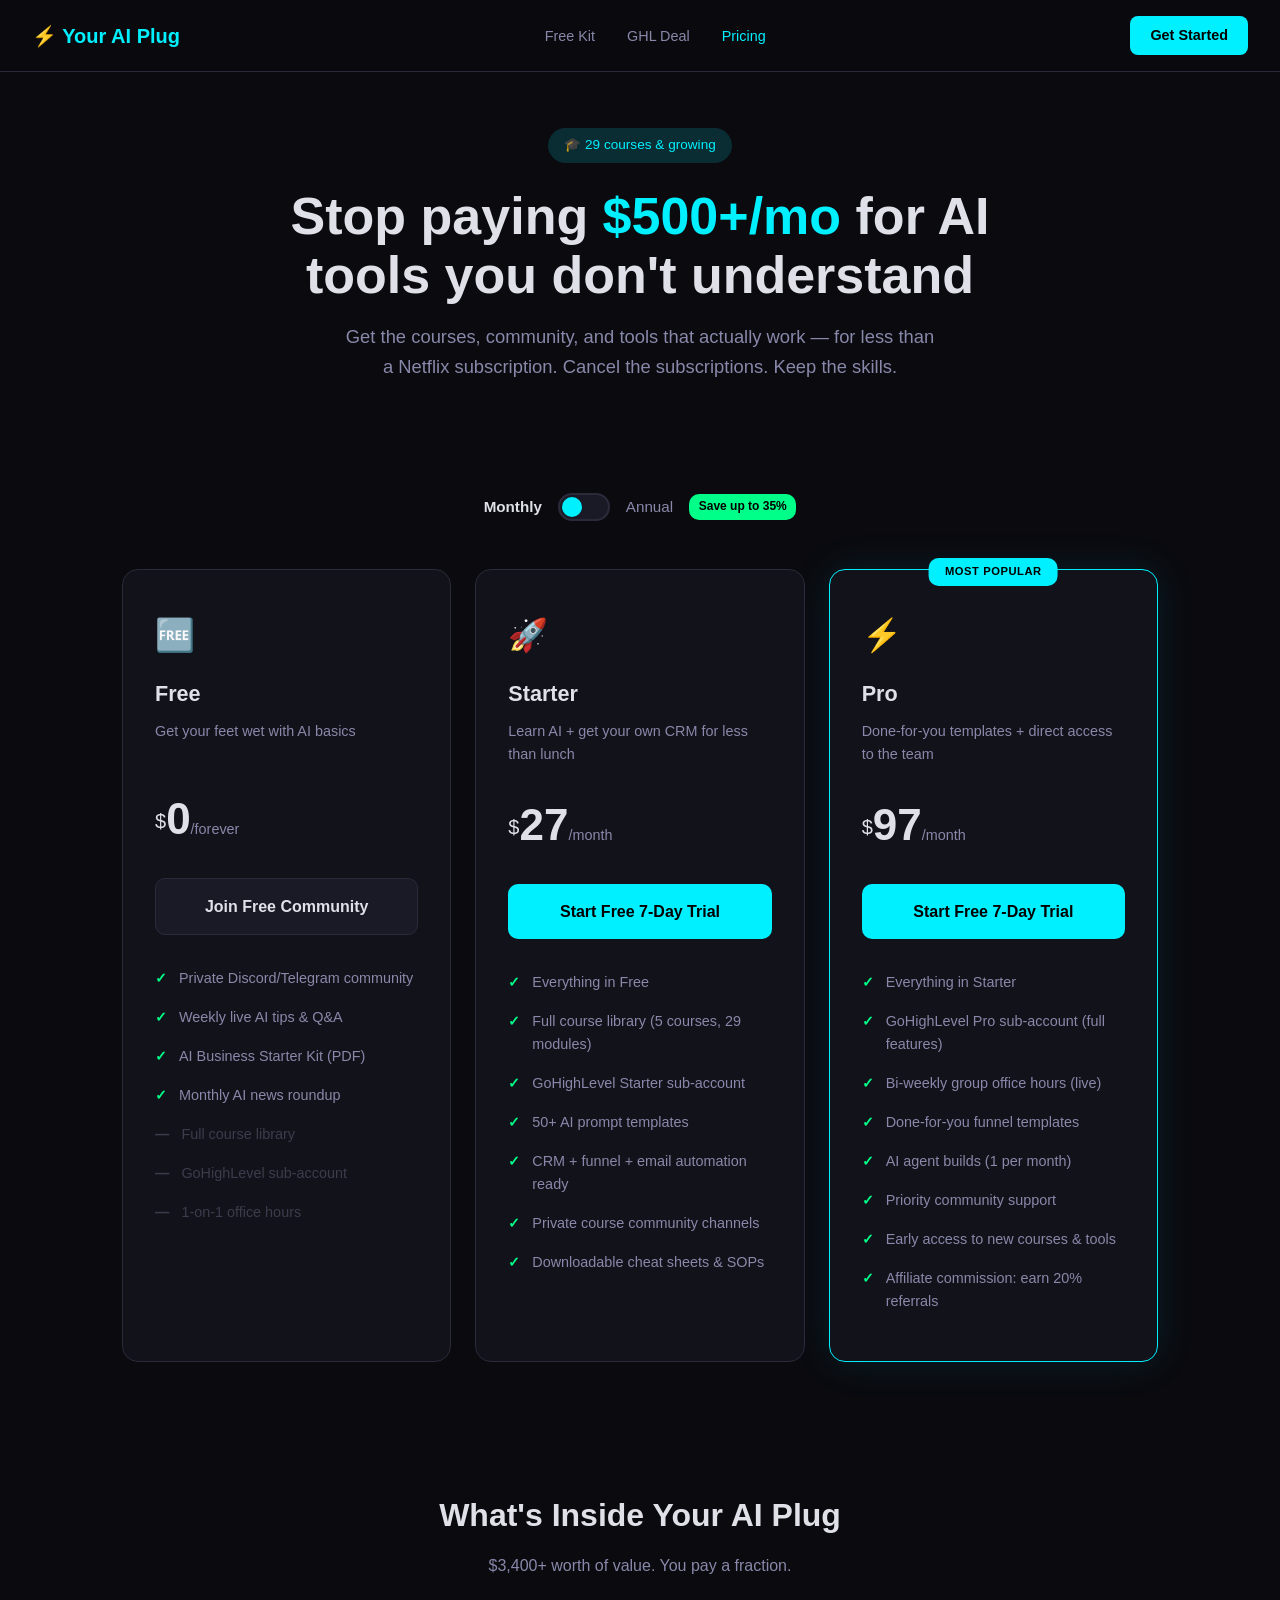
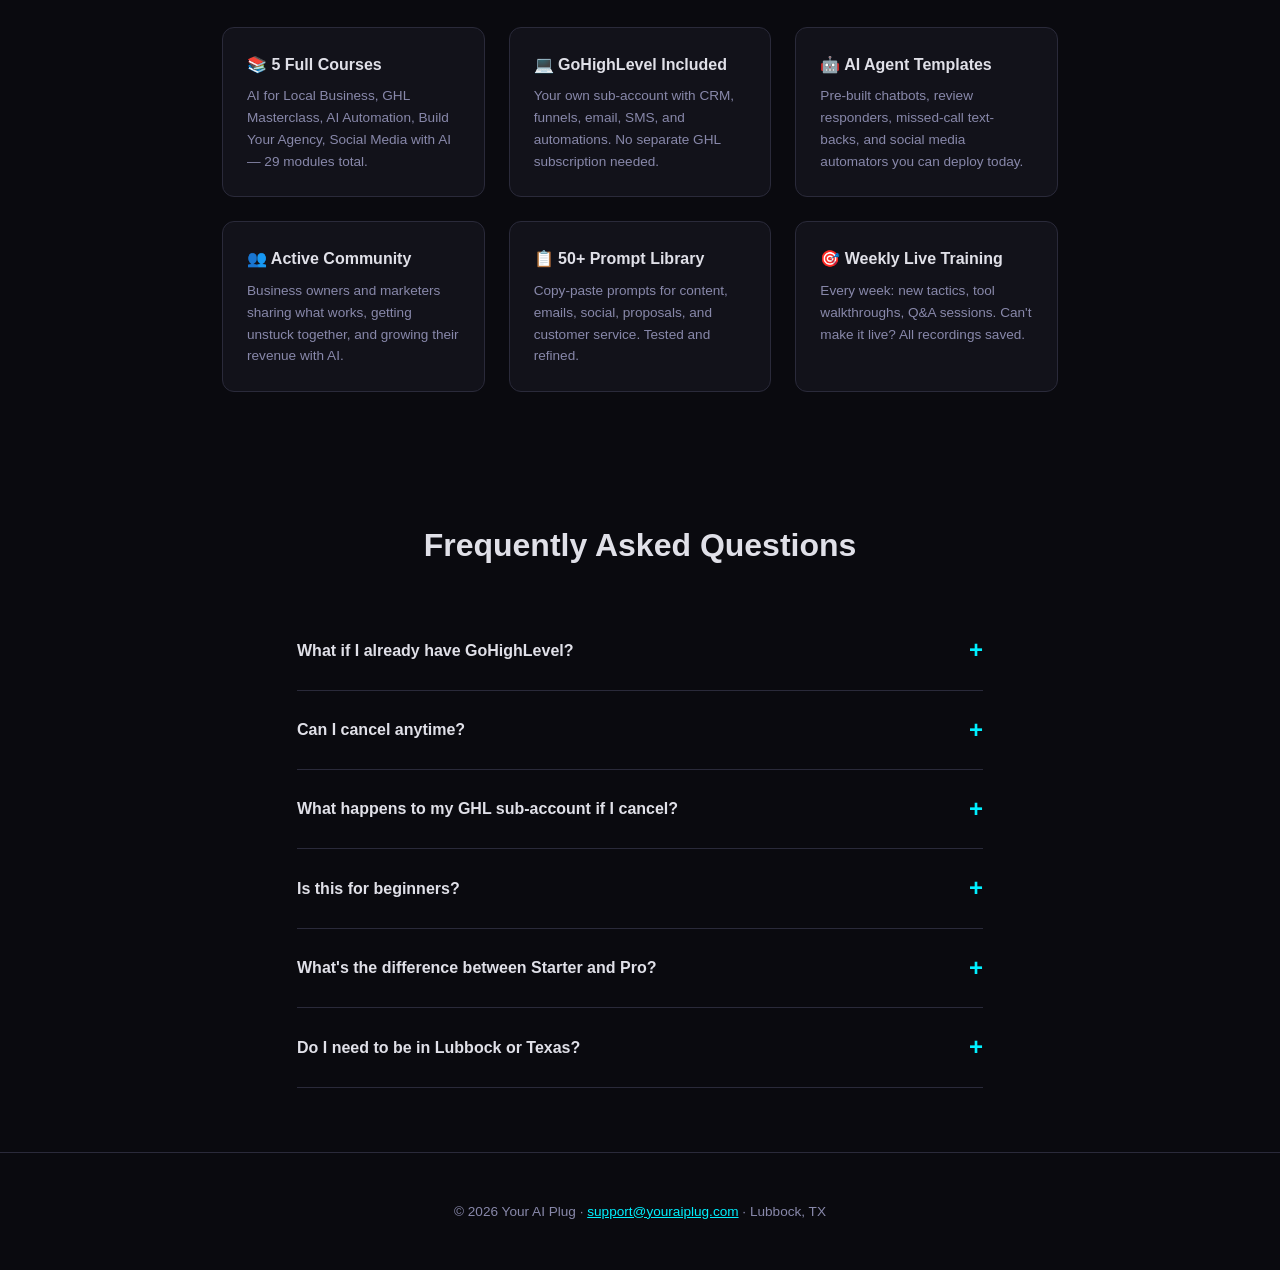
<file: pricing.html>
<!DOCTYPE html>
<html lang="en">
<head>
    <meta charset="UTF-8">
    <meta name="viewport" content="width=device-width, initial-scale=1.0">
    <title>Pricing — Your AI Plug</title>
    <meta name="description" content="Choose your plan. Free community access or unlock the full AI toolkit with courses, GoHighLevel sub-accounts, and done-for-you automations.">
    <link rel="canonical" href="https://youraiplug.com/pricing">
    <link rel="icon" href="assets/favicon.svg" type="image/svg+xml">
    <link rel="stylesheet" href="https://cdn-uicons.flaticon.com/2.6.0/uicons-brands/css/uicons-brands.css">
    <style>
        :root {
            --primary: #00f0ff;
            --primary-dim: rgba(0,240,255,0.15);
            --bg: #0a0a0f;
            --surface: #12121a;
            --surface2: #1a1a26;
            --border: #2a2a3a;
            --text: #e0e0e8;
            --text-dim: #8888aa;
            --green: #00ff88;
            --orange: #ff6b35;
            --purple: #a855f7;
        }
        * { margin: 0; padding: 0; box-sizing: border-box; }
        body { font-family: -apple-system, BlinkMacSystemFont, 'Segoe UI', sans-serif; background: var(--bg); color: var(--text); line-height: 1.6; }

        /* ─── NAV ─── */
        nav { position: fixed; top: 0; width: 100%; background: rgba(10,10,15,0.95); backdrop-filter: blur(12px); border-bottom: 1px solid var(--border); z-index: 100; padding: 1rem 2rem; display: flex; justify-content: space-between; align-items: center; }
        .nav-logo { font-size: 1.25rem; font-weight: 700; color: var(--primary); text-decoration: none; }
        .nav-links { display: flex; gap: 2rem; list-style: none; }
        .nav-links a { color: var(--text-dim); text-decoration: none; font-size: 0.9rem; transition: color 0.2s; }
        .nav-links a:hover, .nav-links a.active { color: var(--primary); }
        .nav-cta { background: var(--primary); color: #000; padding: 0.5rem 1.25rem; border-radius: 8px; text-decoration: none; font-weight: 600; font-size: 0.9rem; }

        /* ─── HERO ─── */
        .hero { padding: 8rem 2rem 4rem; text-align: center; max-width: 800px; margin: 0 auto; }
        .hero-badge { display: inline-block; background: var(--primary-dim); color: var(--primary); padding: 0.4rem 1rem; border-radius: 20px; font-size: 0.85rem; margin-bottom: 1.5rem; }
        .hero h1 { font-size: clamp(2rem, 5vw, 3.25rem); font-weight: 800; line-height: 1.15; margin-bottom: 1rem; }
        .hero h1 span { color: var(--primary); }
        .hero p { color: var(--text-dim); font-size: 1.15rem; max-width: 600px; margin: 0 auto 1rem; }

        /* ─── TOGGLE ─── */
        .toggle-wrap { display: flex; align-items: center; justify-content: center; gap: 1rem; margin: 2rem 0 3rem; }
        .toggle-label { font-size: 0.95rem; color: var(--text-dim); cursor: pointer; }
        .toggle-label.active { color: var(--text); font-weight: 600; }
        .toggle-switch { width: 52px; height: 28px; background: var(--surface2); border-radius: 14px; border: 2px solid var(--border); position: relative; cursor: pointer; transition: all 0.3s; }
        .toggle-switch::after { content: ''; position: absolute; width: 20px; height: 20px; background: var(--primary); border-radius: 50%; top: 2px; left: 2px; transition: transform 0.3s; }
        .toggle-switch.annual { background: var(--primary-dim); border-color: var(--primary); }
        .toggle-switch.annual::after { transform: translateX(24px); }
        .save-badge { background: var(--green); color: #000; font-size: 0.75rem; font-weight: 700; padding: 0.2rem 0.6rem; border-radius: 10px; }

        /* ─── PRICING GRID ─── */
        .pricing-grid { display: grid; grid-template-columns: repeat(auto-fit, minmax(300px, 1fr)); gap: 1.5rem; max-width: 1100px; margin: 0 auto; padding: 0 2rem 4rem; }
        .plan-card { background: var(--surface); border: 1px solid var(--border); border-radius: 16px; padding: 2.5rem 2rem; position: relative; transition: border-color 0.3s, transform 0.3s; }
        .plan-card:hover { transform: translateY(-4px); border-color: var(--primary); }
        .plan-card.featured { border-color: var(--primary); box-shadow: 0 0 40px rgba(0,240,255,0.1); }
        .plan-card.featured::before { content: 'MOST POPULAR'; position: absolute; top: -12px; left: 50%; transform: translateX(-50%); background: var(--primary); color: #000; font-size: 0.7rem; font-weight: 800; padding: 0.3rem 1rem; border-radius: 10px; letter-spacing: 0.05em; }
        .plan-icon { font-size: 2rem; margin-bottom: 1rem; }
        .plan-name { font-size: 1.35rem; font-weight: 700; margin-bottom: 0.5rem; }
        .plan-desc { color: var(--text-dim); font-size: 0.9rem; margin-bottom: 1.5rem; min-height: 40px; }
        .plan-price { margin-bottom: 0.5rem; }
        .plan-price .amount { font-size: 2.75rem; font-weight: 800; }
        .plan-price .currency { font-size: 1.25rem; vertical-align: super; }
        .plan-price .period { color: var(--text-dim); font-size: 0.9rem; }
        .plan-price .annual-note { color: var(--green); font-size: 0.8rem; display: none; }
        .plan-cta { display: block; width: 100%; padding: 0.9rem; border: none; border-radius: 10px; font-size: 1rem; font-weight: 700; cursor: pointer; margin: 1.5rem 0; text-align: center; text-decoration: none; transition: all 0.2s; }
        .plan-cta.primary { background: var(--primary); color: #000; }
        .plan-cta.primary:hover { background: #00d4e0; box-shadow: 0 0 20px rgba(0,240,255,0.3); }
        .plan-cta.secondary { background: var(--surface2); color: var(--text); border: 1px solid var(--border); }
        .plan-cta.secondary:hover { border-color: var(--primary); color: var(--primary); }
        .plan-features { list-style: none; }
        .plan-features li { padding: 0.5rem 0; font-size: 0.9rem; color: var(--text-dim); display: flex; align-items: flex-start; gap: 0.75rem; }
        .plan-features li::before { content: '✓'; color: var(--green); font-weight: 700; flex-shrink: 0; }
        .plan-features li.disabled { opacity: 0.35; }
        .plan-features li.disabled::before { content: '—'; color: var(--text-dim); }

        /* ─── VALUE SECTION ─── */
        .value-section { max-width: 900px; margin: 0 auto; padding: 4rem 2rem; }
        .value-section h2 { text-align: center; font-size: 2rem; margin-bottom: 0.75rem; }
        .value-section > p { text-align: center; color: var(--text-dim); margin-bottom: 3rem; }
        .value-grid { display: grid; grid-template-columns: repeat(auto-fit, minmax(250px, 1fr)); gap: 1.5rem; }
        .value-card { background: var(--surface); border: 1px solid var(--border); border-radius: 12px; padding: 1.5rem; }
        .value-card h3 { font-size: 1rem; margin-bottom: 0.5rem; display: flex; align-items: center; gap: 0.5rem; }
        .value-card p { color: var(--text-dim); font-size: 0.85rem; }

        /* ─── FAQ ─── */
        .faq { max-width: 750px; margin: 0 auto; padding: 4rem 2rem; }
        .faq h2 { text-align: center; font-size: 2rem; margin-bottom: 2.5rem; }
        .faq-item { border-bottom: 1px solid var(--border); }
        .faq-q { padding: 1.25rem 0; font-weight: 600; cursor: pointer; display: flex; justify-content: space-between; align-items: center; }
        .faq-q::after { content: '+'; font-size: 1.5rem; color: var(--primary); transition: transform 0.3s; }
        .faq-item.open .faq-q::after { transform: rotate(45deg); }
        .faq-a { color: var(--text-dim); font-size: 0.9rem; max-height: 0; overflow: hidden; transition: max-height 0.3s, padding 0.3s; }
        .faq-item.open .faq-a { max-height: 300px; padding-bottom: 1.25rem; }

        /* ─── FOOTER ─── */
        footer { text-align: center; padding: 3rem 2rem; border-top: 1px solid var(--border); color: var(--text-dim); font-size: 0.85rem; }

        @media (max-width: 768px) {
            .nav-links { display: none; }
            .pricing-grid { grid-template-columns: 1fr; }
        }
    </style>
</head>
<body>

<nav>
    <a href="/" class="nav-logo">⚡ Your AI Plug</a>
    <ul class="nav-links">
        <li><a href="/">Free Kit</a></li>
        <li><a href="/affiliate.html">GHL Deal</a></li>
        <li><a href="/pricing.html" class="active">Pricing</a></li>
    </ul>
    <a href="#plans" class="nav-cta">Get Started</a>
</nav>

<section class="hero">
    <div class="hero-badge">🎓 29 courses & growing</div>
    <h1>Stop paying <span>$500+/mo</span> for AI tools you don't understand</h1>
    <p>Get the courses, community, and tools that actually work — for less than a Netflix subscription. Cancel the subscriptions. Keep the skills.</p>
</section>

<div class="toggle-wrap">
    <span class="toggle-label active" id="monthly-label">Monthly</span>
    <div class="toggle-switch" id="billing-toggle" onclick="toggleBilling()"></div>
    <span class="toggle-label" id="annual-label">Annual</span>
    <span class="save-badge">Save up to 35%</span>
</div>

<div class="pricing-grid" id="plans">

    <!-- FREE -->
    <div class="plan-card">
        <div class="plan-icon">🆓</div>
        <div class="plan-name">Free</div>
        <div class="plan-desc">Get your feet wet with AI basics</div>
        <div class="plan-price">
            <span class="currency">$</span><span class="amount">0</span><span class="period">/forever</span>
        </div>
        <a href="#" class="plan-cta secondary">Join Free Community</a>
        <ul class="plan-features">
            <li>Private Discord/Telegram community</li>
            <li>Weekly live AI tips & Q&A</li>
            <li>AI Business Starter Kit (PDF)</li>
            <li>Monthly AI news roundup</li>
            <li class="disabled">Full course library</li>
            <li class="disabled">GoHighLevel sub-account</li>
            <li class="disabled">1-on-1 office hours</li>
        </ul>
    </div>

    <!-- STARTER -->
    <div class="plan-card">
        <div class="plan-icon">🚀</div>
        <div class="plan-name">Starter</div>
        <div class="plan-desc">Learn AI + get your own CRM for less than lunch</div>
        <div class="plan-price">
            <span class="currency">$</span><span class="amount monthly-price">27</span><span class="amount annual-price" style="display:none">17</span><span class="period">/month</span>
            <div class="annual-note annual-note-text" style="display:none">$197/year — save $127</div>
        </div>
        <a href="#" class="plan-cta primary">Start Free 7-Day Trial</a>
        <ul class="plan-features">
            <li>Everything in Free</li>
            <li>Full course library (5 courses, 29 modules)</li>
            <li>GoHighLevel Starter sub-account</li>
            <li>50+ AI prompt templates</li>
            <li>CRM + funnel + email automation ready</li>
            <li>Private course community channels</li>
            <li>Downloadable cheat sheets & SOPs</li>
        </ul>
    </div>

    <!-- PRO -->
    <div class="plan-card featured">
        <div class="plan-icon">⚡</div>
        <div class="plan-name">Pro</div>
        <div class="plan-desc">Done-for-you templates + direct access to the team</div>
        <div class="plan-price">
            <span class="currency">$</span><span class="amount monthly-price">97</span><span class="amount annual-price" style="display:none">65</span><span class="period">/month</span>
            <div class="annual-note annual-note-text" style="display:none">$797/year — save $367</div>
        </div>
        <a href="#" class="plan-cta primary">Start Free 7-Day Trial</a>
        <ul class="plan-features">
            <li>Everything in Starter</li>
            <li>GoHighLevel Pro sub-account (full features)</li>
            <li>Bi-weekly group office hours (live)</li>
            <li>Done-for-you funnel templates</li>
            <li>AI agent builds (1 per month)</li>
            <li>Priority community support</li>
            <li>Early access to new courses & tools</li>
            <li>Affiliate commission: earn 20% referrals</li>
        </ul>
    </div>

</div>

<!-- WHAT'S INCLUDED -->
<section class="value-section">
    <h2>What's Inside Your AI Plug</h2>
    <p>$3,400+ worth of value. You pay a fraction.</p>
    <div class="value-grid">
        <div class="value-card">
            <h3>📚 5 Full Courses</h3>
            <p>AI for Local Business, GHL Masterclass, AI Automation, Build Your Agency, Social Media with AI — 29 modules total.</p>
        </div>
        <div class="value-card">
            <h3>💻 GoHighLevel Included</h3>
            <p>Your own sub-account with CRM, funnels, email, SMS, and automations. No separate GHL subscription needed.</p>
        </div>
        <div class="value-card">
            <h3>🤖 AI Agent Templates</h3>
            <p>Pre-built chatbots, review responders, missed-call text-backs, and social media automators you can deploy today.</p>
        </div>
        <div class="value-card">
            <h3>👥 Active Community</h3>
            <p>Business owners and marketers sharing what works, getting unstuck together, and growing their revenue with AI.</p>
        </div>
        <div class="value-card">
            <h3>📋 50+ Prompt Library</h3>
            <p>Copy-paste prompts for content, emails, social, proposals, and customer service. Tested and refined.</p>
        </div>
        <div class="value-card">
            <h3>🎯 Weekly Live Training</h3>
            <p>Every week: new tactics, tool walkthroughs, Q&A sessions. Can't make it live? All recordings saved.</p>
        </div>
    </div>
</section>

<!-- FAQ -->
<section class="faq">
    <h2>Frequently Asked Questions</h2>
    <div class="faq-item">
        <div class="faq-q">What if I already have GoHighLevel?</div>
        <div class="faq-a">No problem. Use our GHL affiliate link to get started or upgrade — you still get the full course library, community, and templates. The GHL sub-account is optional, not required.</div>
    </div>
    <div class="faq-item">
        <div class="faq-q">Can I cancel anytime?</div>
        <div class="faq-a">Yes. No contracts. Cancel from your dashboard in one click. If you cancel, you keep access until the end of your billing period. Annual plans are non-refundable after 30 days.</div>
    </div>
    <div class="faq-item">
        <div class="faq-q">What happens to my GHL sub-account if I cancel?</div>
        <div class="faq-a">Your data stays for 30 days. After that, the sub-account is deactivated. You can export your contacts, funnels, and automations anytime before that.</div>
    </div>
    <div class="faq-item">
        <div class="faq-q">Is this for beginners?</div>
        <div class="faq-a">Yes. "AI for Local Business" starts from zero. No coding, no tech background needed. If you can use email, you can use everything we teach.</div>
    </div>
    <div class="faq-item">
        <div class="faq-q">What's the difference between Starter and Pro?</div>
        <div class="faq-a">Starter gives you courses and a basic GHL account. Pro adds office hours, done-for-you templates, AI agent builds, and a full-featured GHL account. If you're running a business, Pro pays for itself.</div>
    </div>
    <div class="faq-item">
        <div class="faq-q">Do I need to be in Lubbock or Texas?</div>
        <div class="faq-a">Nope. 100% online. We have members from all over. The community is global.</div>
    </div>
</section>

<footer>
    <p>© 2026 Your AI Plug · <a href="mailto:support@youraiplug.com" style="color:var(--primary);">support@youraiplug.com</a> · Lubbock, TX</p>
</footer>

<script>
    let isAnnual = false;
    function toggleBilling() {
        isAnnual = !isAnnual;
        document.getElementById('billing-toggle').classList.toggle('annual', isAnnual);
        document.getElementById('monthly-label').classList.toggle('active', !isAnnual);
        document.getElementById('annual-label').classList.toggle('active', isAnnual);
        document.querySelectorAll('.monthly-price').forEach(el => el.style.display = isAnnual ? 'none' : 'inline');
        document.querySelectorAll('.annual-price').forEach(el => el.style.display = isAnnual ? 'inline' : 'none');
        document.querySelectorAll('.annual-note-text').forEach(el => el.style.display = isAnnual ? 'block' : 'none');
    }
    document.querySelectorAll('.faq-q').forEach(q => {
        q.addEventListener('click', () => q.parentElement.classList.toggle('open'));
    });
</script>

</body>
</html>
</file>
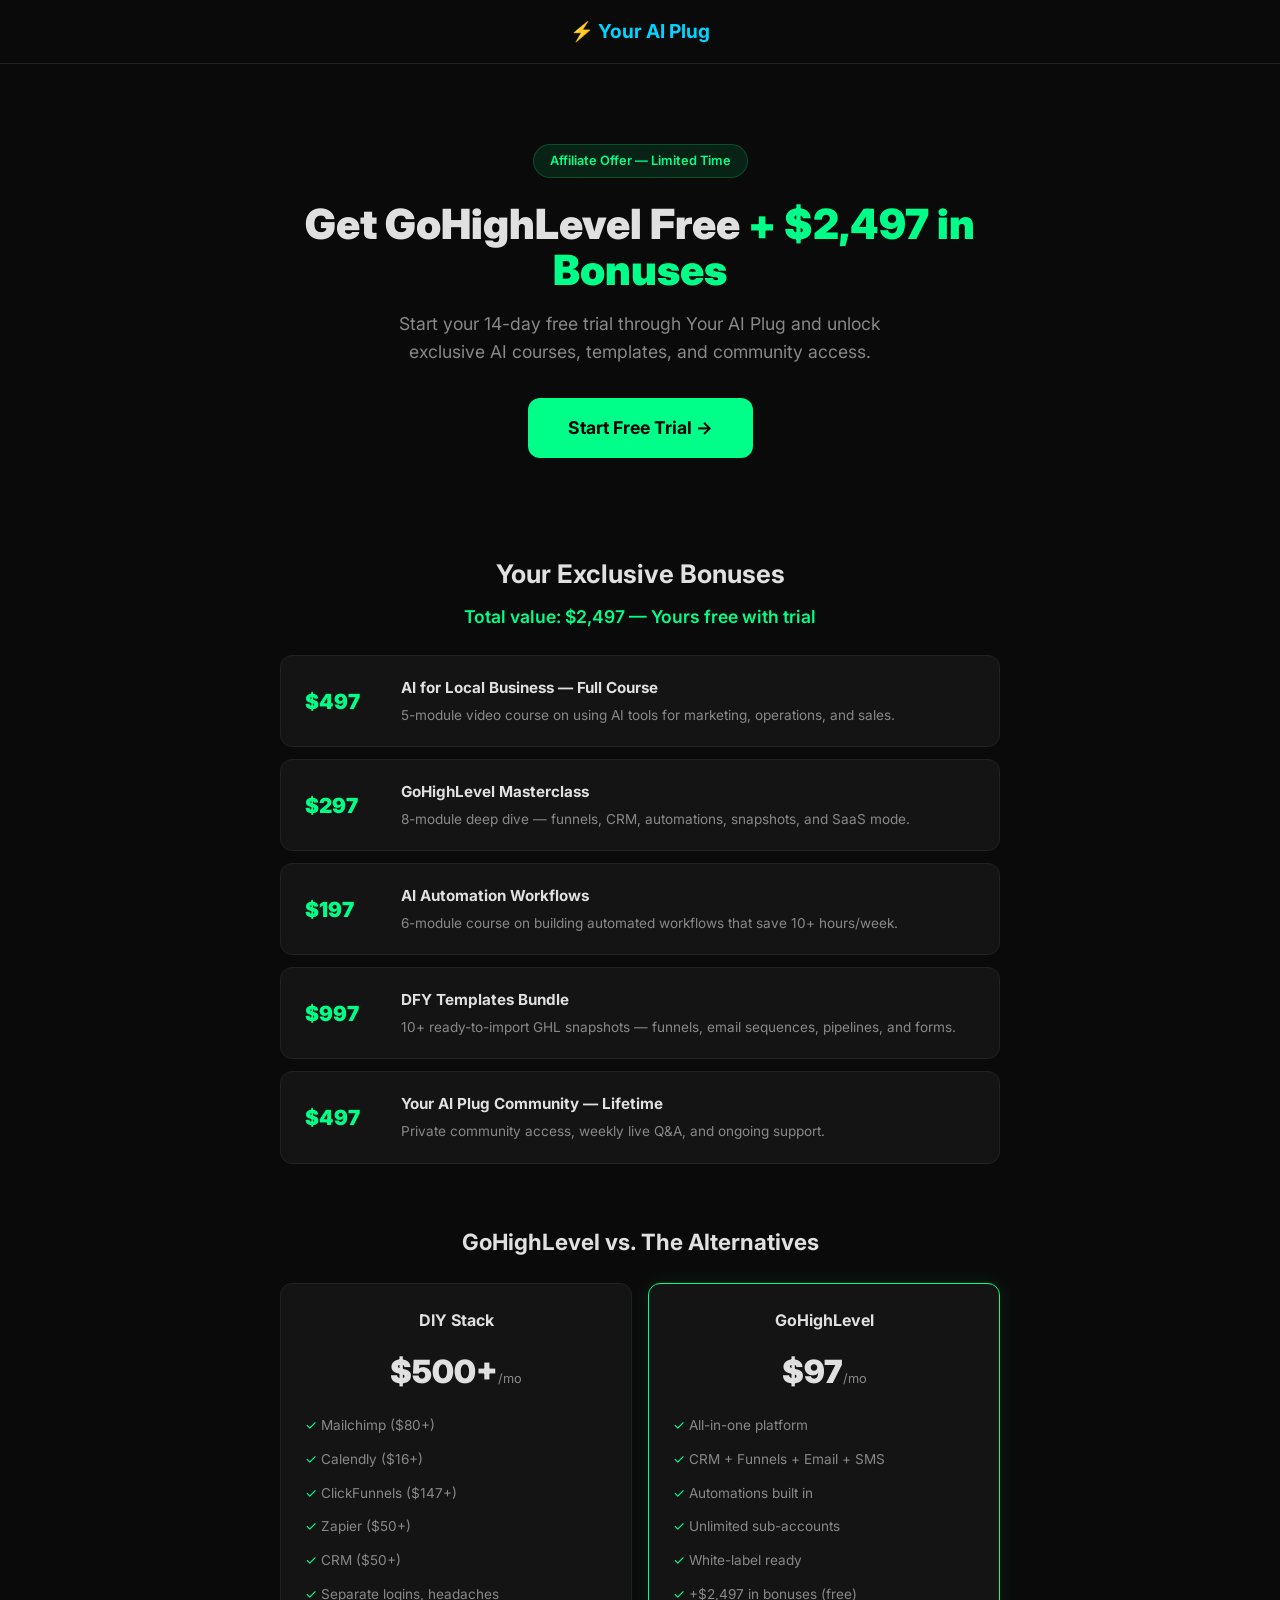
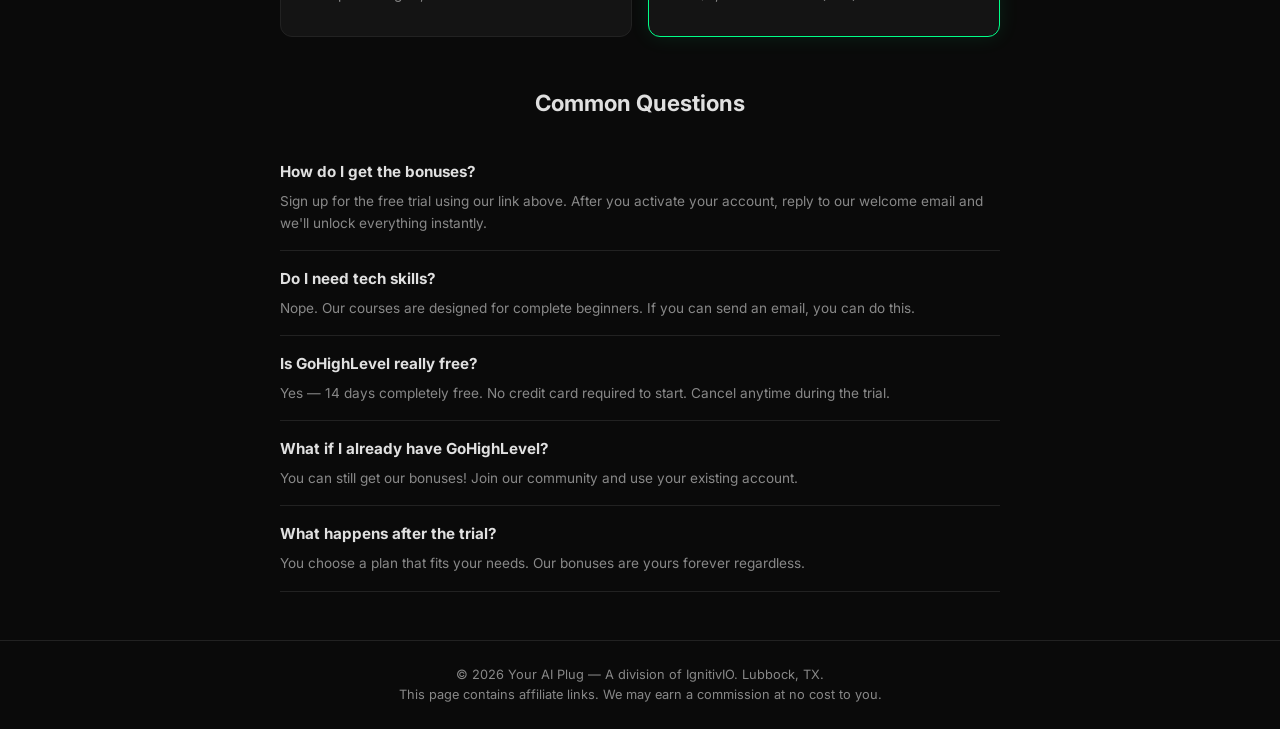
<file: landing-page/affiliate.html>
<!DOCTYPE html>
<html lang="en">
<head>
  <meta charset="UTF-8">
  <meta name="viewport" content="width=device-width, initial-scale=1.0">
  <title>Free GoHighLevel Trial + $2,497 in AI Bonuses | Your AI Plug</title>
  <meta name="description" content="Start your GoHighLevel free trial through Your AI Plug and get $2,497 in exclusive AI bonuses — courses, templates, and community access.">
  <meta property="og:title" content="Free GoHighLevel + $2,497 in AI Bonuses">
  <meta property="og:description" content="Get GoHighLevel free for 14 days plus exclusive AI courses and templates through Your AI Plug.">
  <meta property="og:image" content="https://youraiplug.com/assets/og-image.png">
  <meta property="og:url" content="https://youraiplug.com/affiliate.html">
  <meta property="og:type" content="website">
  <meta name="twitter:card" content="summary_large_image">
  <link rel="icon" href="assets/favicon.svg" type="image/svg+xml">
  <link rel="preconnect" href="https://fonts.googleapis.com">
  <link href="https://fonts.googleapis.com/css2?family=Inter:wght@400;600;700;900&display=swap" rel="stylesheet">
  <style>
    :root {
      --bg: #0a0a0a;
      --surface: #141414;
      --border: #222;
      --text: #e0e0e0;
      --text-dim: #888;
      --accent: #00d4ff;
      --accent-glow: rgba(0,212,255,0.15);
      --green: #00ff88;
      --orange: #ff9500;
    }
    * { margin:0; padding:0; box-sizing:border-box; }
    body { font-family:'Inter',sans-serif; background:var(--bg); color:var(--text); line-height:1.6; }
    .container { max-width:720px; margin:0 auto; padding:0 24px; }
    header { padding:16px 0; border-bottom:1px solid var(--border); text-align:center; }
    header .logo { font-size:1.2rem; font-weight:700; color:var(--accent); }
    .hero { padding:80px 0 48px; text-align:center; }
    .hero .badge { display:inline-block; background:rgba(0,255,136,0.1); color:var(--green); padding:6px 16px; border-radius:20px; font-size:0.8rem; font-weight:600; margin-bottom:24px; border:1px solid rgba(0,255,136,0.2); }
    .hero h1 { font-size:2.6rem; font-weight:900; line-height:1.1; margin-bottom:16px; }
    .hero h1 span { color:var(--green); }
    .hero p { font-size:1.1rem; color:var(--text-dim); max-width:520px; margin:0 auto 32px; }
    .cta-btn { display:inline-block; padding:16px 40px; background:var(--green); color:#000; font-weight:700; font-size:1.1rem; border-radius:12px; text-decoration:none; transition:all 0.2s; }
    .cta-btn:hover { background:#00e67a; transform:translateY(-2px); box-shadow:0 8px 24px rgba(0,255,136,0.2); }
    .bonuses { padding:48px 0; }
    .bonuses h2 { font-size:1.6rem; font-weight:700; margin-bottom:8px; text-align:center; }
    .bonuses .total { text-align:center; color:var(--green); font-size:1.1rem; font-weight:600; margin-bottom:24px; }
    .bonus-card { background:var(--surface); border:1px solid var(--border); border-radius:12px; padding:20px 24px; margin-bottom:12px; display:flex; align-items:center; gap:16px; }
    .bonus-card .val { font-size:1.3rem; font-weight:900; color:var(--green); min-width:80px; }
    .bonus-card .info h4 { font-size:0.95rem; margin-bottom:4px; }
    .bonus-card .info p { font-size:0.85rem; color:var(--text-dim); }
    .comparison { padding:0 0 48px; }
    .comparison h2 { font-size:1.4rem; font-weight:700; margin-bottom:24px; text-align:center; }
    .compare-grid { display:grid; grid-template-columns:1fr 1fr; gap:16px; }
    .compare-card { background:var(--surface); border:1px solid var(--border); border-radius:12px; padding:24px; text-align:center; }
    .compare-card.featured { border-color:var(--green); box-shadow:0 0 20px rgba(0,255,136,0.1); }
    .compare-card h3 { font-size:1rem; margin-bottom:4px; }
    .compare-card .price { font-size:2rem; font-weight:900; margin:12px 0; }
    .compare-card .price small { font-size:0.8rem; color:var(--text-dim); font-weight:400; }
    .compare-card ul { list-style:none; text-align:left; font-size:0.85rem; }
    .compare-card ul li { padding:6px 0; color:var(--text-dim); }
    .compare-card ul li::before { content:"✓ "; color:var(--green); }
    .faq { padding:0 0 48px; }
    .faq h2 { font-size:1.4rem; font-weight:700; margin-bottom:24px; text-align:center; }
    .faq-item { border-bottom:1px solid var(--border); padding:16px 0; }
    .faq-item h4 { font-size:0.95rem; margin-bottom:6px; }
    .faq-item p { font-size:0.85rem; color:var(--text-dim); }
    footer { padding:24px 0; border-top:1px solid var(--border); text-align:center; font-size:0.8rem; color:var(--text-dim); }
    @media(max-width:600px) { .hero h1 { font-size:2rem; } .compare-grid { grid-template-columns:1fr; } }
  </style>
</head>
<body>
  <header><div class="container"><span class="logo">⚡ Your AI Plug</span></div></header>

  <main>
    <section class="hero">
      <div class="container">
        <span class="badge">Affiliate Offer — Limited Time</span>
        <h1>Get GoHighLevel Free <span>+ $2,497 in Bonuses</span></h1>
        <p>Start your 14-day free trial through Your AI Plug and unlock exclusive AI courses, templates, and community access.</p>
        <a href="https://www.gohighlevel.com/?fp_ref=XXXXXXXX" class="cta-btn" onclick="trackGA4('affiliate_click','ghl_trial')">Start Free Trial →</a>
      </div>
    </section>

    <section class="bonuses container">
      <h2>Your Exclusive Bonuses</h2>
      <p class="total">Total value: $2,497 — Yours free with trial</p>
      <div class="bonus-card"><span class="val">$497</span><div class="info"><h4>AI for Local Business — Full Course</h4><p>5-module video course on using AI tools for marketing, operations, and sales.</p></div></div>
      <div class="bonus-card"><span class="val">$297</span><div class="info"><h4>GoHighLevel Masterclass</h4><p>8-module deep dive — funnels, CRM, automations, snapshots, and SaaS mode.</p></div></div>
      <div class="bonus-card"><span class="val">$197</span><div class="info"><h4>AI Automation Workflows</h4><p>6-module course on building automated workflows that save 10+ hours/week.</p></div></div>
      <div class="bonus-card"><span class="val">$997</span><div class="info"><h4>DFY Templates Bundle</h4><p>10+ ready-to-import GHL snapshots — funnels, email sequences, pipelines, and forms.</p></div></div>
      <div class="bonus-card"><span class="val">$497</span><div class="info"><h4>Your AI Plug Community — Lifetime</h4><p>Private community access, weekly live Q&A, and ongoing support.</p></div></div>
    </section>

    <section class="comparison container">
      <h2>GoHighLevel vs. The Alternatives</h2>
      <div class="compare-grid">
        <div class="compare-card">
          <h3>DIY Stack</h3>
          <div class="price">$500+<small>/mo</small></div>
          <ul>
            <li>Mailchimp ($80+)</li>
            <li>Calendly ($16+)</li>
            <li>ClickFunnels ($147+)</li>
            <li>Zapier ($50+)</li>
            <li>CRM ($50+)</li>
            <li>Separate logins, headaches</li>
          </ul>
        </div>
        <div class="compare-card featured">
          <h3>GoHighLevel</h3>
          <div class="price">$97<small>/mo</small></div>
          <ul>
            <li>All-in-one platform</li>
            <li>CRM + Funnels + Email + SMS</li>
            <li>Automations built in</li>
            <li>Unlimited sub-accounts</li>
            <li>White-label ready</li>
            <li>+$2,497 in bonuses (free)</li>
          </ul>
        </div>
      </div>
    </section>

    <section class="faq container">
      <h2>Common Questions</h2>
      <div class="faq-item"><h4>How do I get the bonuses?</h4><p>Sign up for the free trial using our link above. After you activate your account, reply to our welcome email and we'll unlock everything instantly.</p></div>
      <div class="faq-item"><h4>Do I need tech skills?</h4><p>Nope. Our courses are designed for complete beginners. If you can send an email, you can do this.</p></div>
      <div class="faq-item"><h4>Is GoHighLevel really free?</h4><p>Yes — 14 days completely free. No credit card required to start. Cancel anytime during the trial.</p></div>
      <div class="faq-item"><h4>What if I already have GoHighLevel?</h4><p>You can still get our bonuses! Join our community and use your existing account.</p></div>
      <div class="faq-item"><h4>What happens after the trial?</h4><p>You choose a plan that fits your needs. Our bonuses are yours forever regardless.</p></div>
    </section>
  </main>

  <footer><div class="container">&copy; 2026 Your AI Plug — A division of IgnitivIO. Lubbock, TX. <br>This page contains affiliate links. We may earn a commission at no cost to you.</div></footer>

  <script>
    function trackGA4(event, label) { if (typeof gtag === 'function') { gtag('event', event, { event_label: label }); } }
  </script>
</body>
</html>
</file>
<file: assets/styles.css>
* { margin: 0; padding: 0; box-sizing: border-box; }
:root {
  --bg: #0f0f1a;
  --surface: #1a1a2e;
  --card: #16213e;
  --accent: #6c63ff;
  --accent2: #00d2ff;
  --text: #e8e8e8;
  --muted: #8892b0;
  --border: #2a2a4a;
}
body {
  font-family: -apple-system, BlinkMacSystemFont, 'Segoe UI', system-ui, sans-serif;
  background: var(--bg);
  color: var(--text);
  line-height: 1.7;
  -webkit-font-smoothing: antialiased;
}
.container { max-width: 800px; margin: 0 auto; padding: 20px 16px; }
.header { text-align: center; padding: 40px 20px 30px; border-bottom: 1px solid var(--border); margin-bottom: 30px; }
.header h1 {
  font-size: 1.8rem;
  background: linear-gradient(135deg, var(--accent), var(--accent2));
  -webkit-background-clip: text; -webkit-text-fill-color: transparent; background-clip: text;
  margin-bottom: 8px;
}
.header p { color: var(--muted); font-size: 0.95rem; }
.nav {
  display: flex; gap: 8px; overflow-x: auto; padding: 12px 0; margin-bottom: 20px;
  -webkit-overflow-scrolling: touch; scrollbar-width: none;
}
.nav::-webkit-scrollbar { display: none; }
.nav-btn {
  flex-shrink: 0; padding: 10px 16px; background: var(--surface); border: 1px solid var(--border);
  border-radius: 10px; color: var(--muted); font-size: 0.85rem; cursor: pointer;
  white-space: nowrap; transition: all 0.2s;
}
.nav-btn:hover, .nav-btn.active { background: var(--accent); color: white; border-color: var(--accent); }
.nav-btn.free { border-color: #00d2ff; }
.nav-btn.free:hover, .nav-btn.free.active { background: #00d2ff; color: #0f0f1a; }
.module { display: none; }
.module.active { display: block; }
h1 { font-size: 1.6rem; margin: 30px 0 15px; color: var(--accent2); }
h2 { font-size: 1.3rem; margin: 28px 0 12px; padding-bottom: 8px; border-bottom: 1px solid var(--border); color: var(--text); }
h3 { font-size: 1.1rem; margin: 22px 0 10px; color: var(--accent); }
h4 { font-size: 1rem; margin: 18px 0 8px; color: var(--muted); }
p { margin: 12px 0; font-size: 1rem; }
strong { color: #fff; }
em { color: var(--accent2); font-style: normal; }
code { background: var(--card); padding: 2px 6px; border-radius: 4px; font-size: 0.9rem; color: var(--accent2); }
hr { border: none; border-top: 1px solid var(--border); margin: 25px 0; }
a { color: var(--accent); text-decoration: none; }
a:hover { text-decoration: underline; }
ul, ol { margin: 12px 0 12px 20px; }
li { margin: 6px 0; font-size: 0.95rem; }
.table-wrapper { overflow-x: auto; margin: 15px 0; -webkit-overflow-scrolling: touch; }
table { width: 100%; border-collapse: collapse; font-size: 0.9rem; min-width: 300px; }
th, td { padding: 10px 12px; text-align: left; border-bottom: 1px solid var(--border); }
th { background: var(--card); color: var(--accent2); font-weight: 600; white-space: nowrap; }
tr:hover { background: rgba(108, 99, 255, 0.05); }
.bottom-nav { display: flex; justify-content: space-between; padding: 20px 0; margin-top: 30px; border-top: 1px solid var(--border); }
.bottom-nav button {
  padding: 12px 20px; background: var(--surface); border: 1px solid var(--border);
  border-radius: 10px; color: var(--text); font-size: 0.9rem; cursor: pointer;
}
.bottom-nav button:hover { background: var(--accent); color: white; }
.bottom-nav button:disabled { opacity: 0.3; cursor: default; }
.progress { position: fixed; top: 0; left: 0; height: 3px; background: linear-gradient(90deg, var(--accent), var(--accent2)); transition: width 0.3s; z-index: 100; }
.cta-box {
  background: linear-gradient(135deg, var(--card), var(--surface));
  border: 1px solid var(--accent); border-radius: 12px; padding: 24px; margin: 30px 0; text-align: center;
}
.cta-box h3 { color: var(--accent2); margin: 0 0 10px; }
.cta-box a { display: inline-block; margin-top: 12px; padding: 12px 28px; background: var(--accent); color: white; border-radius: 8px; font-weight: 600; }
</file>
